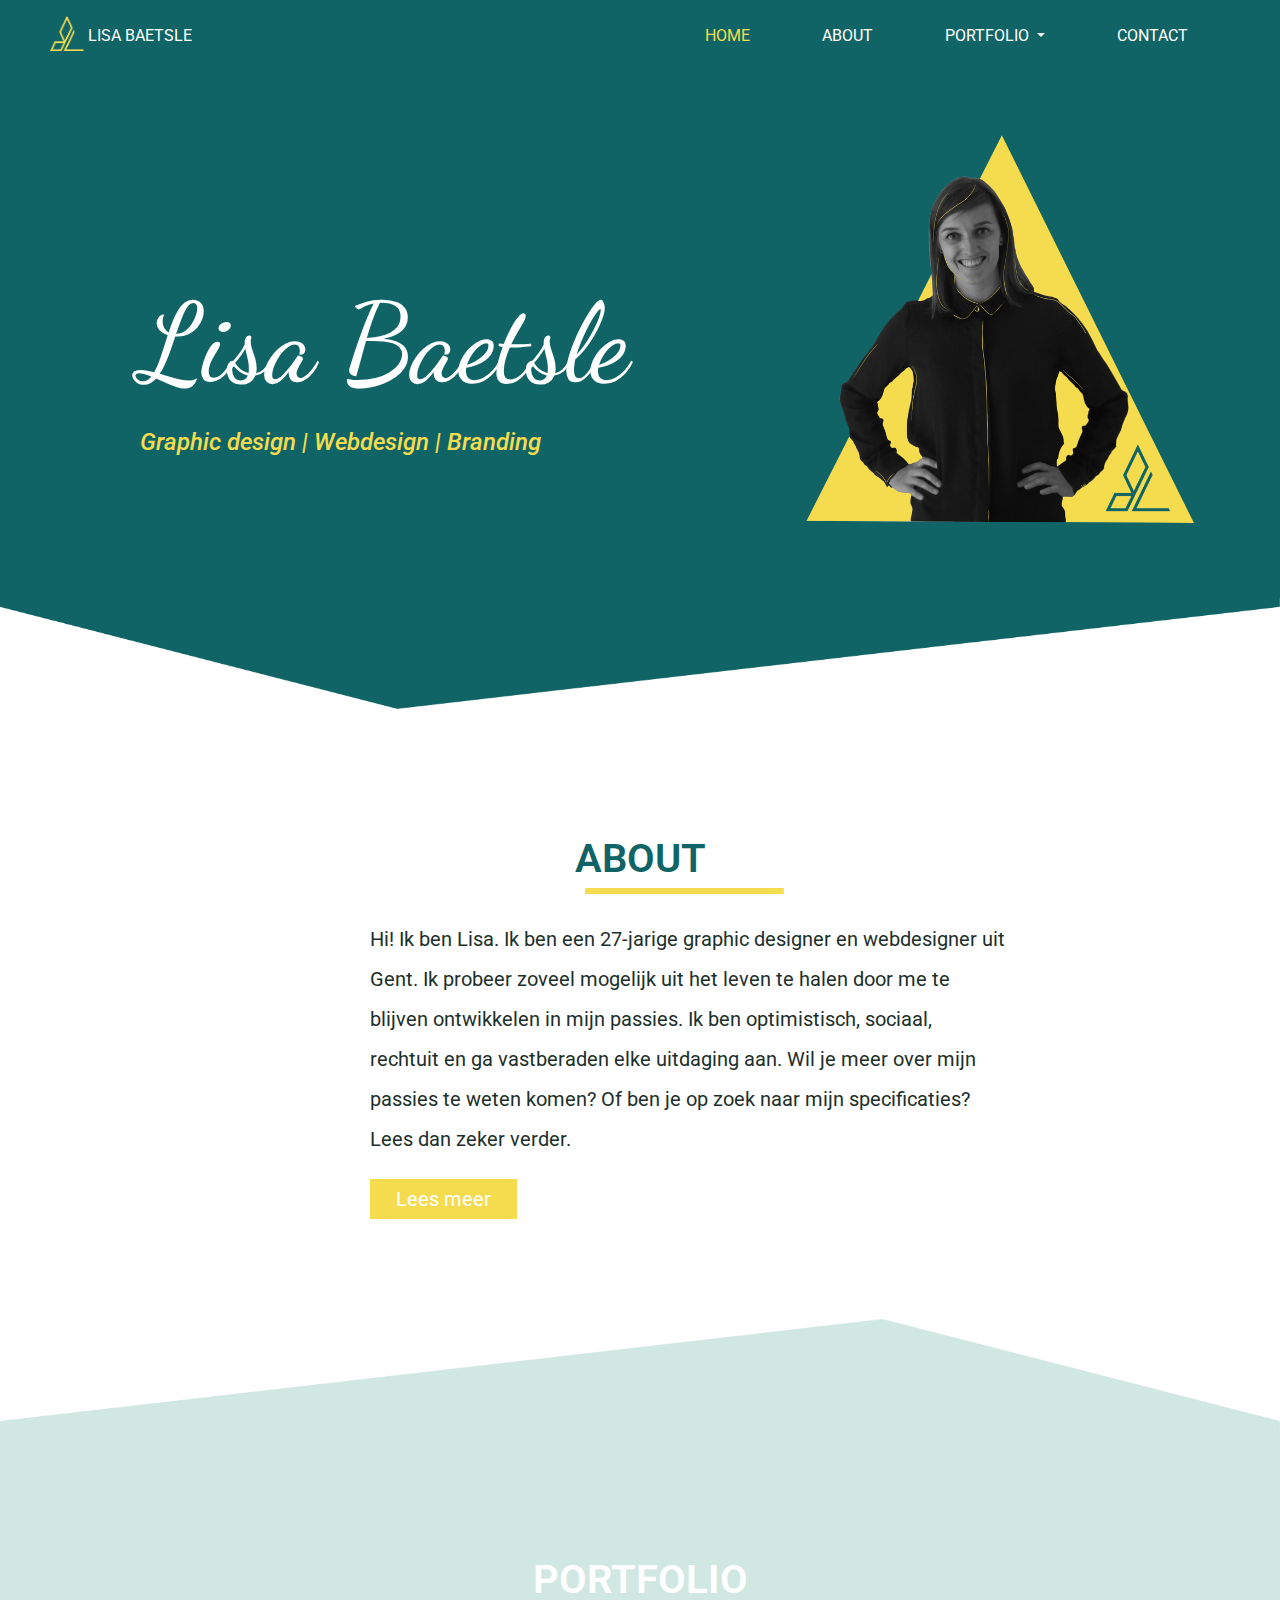
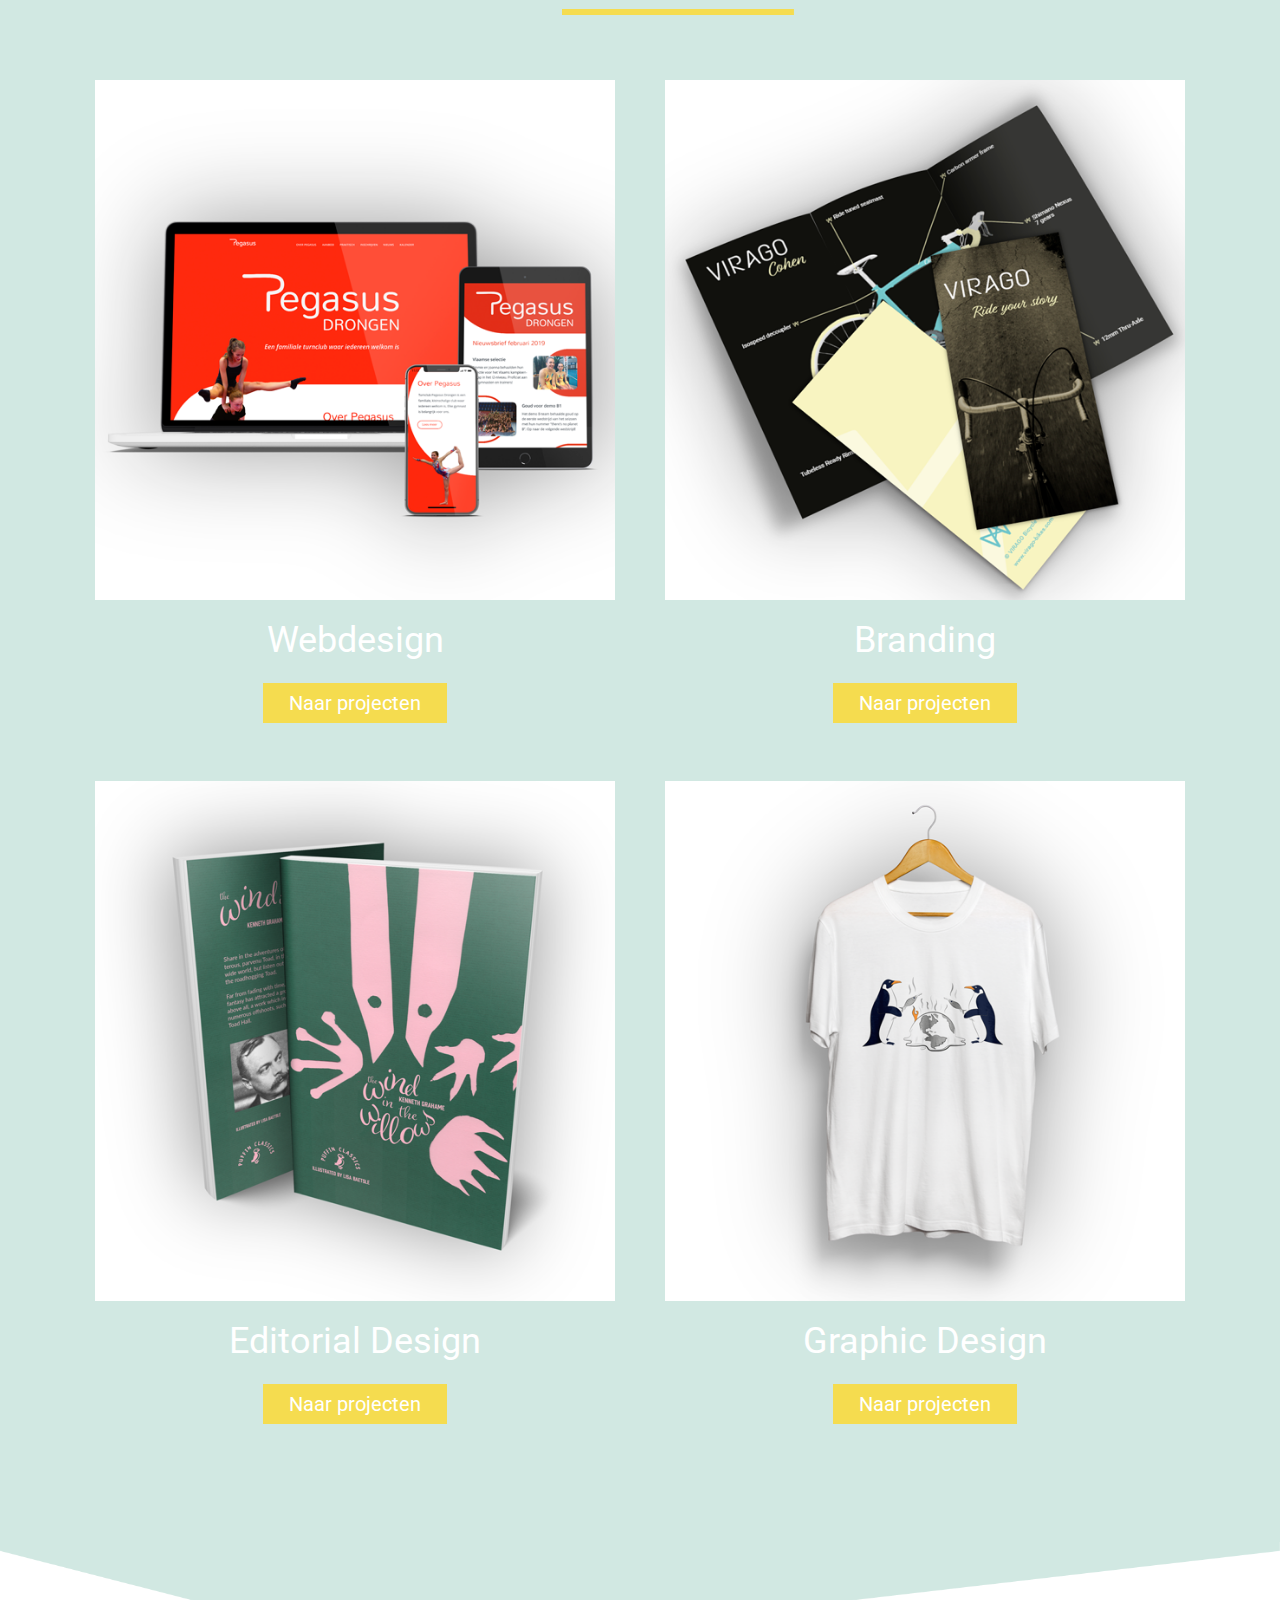
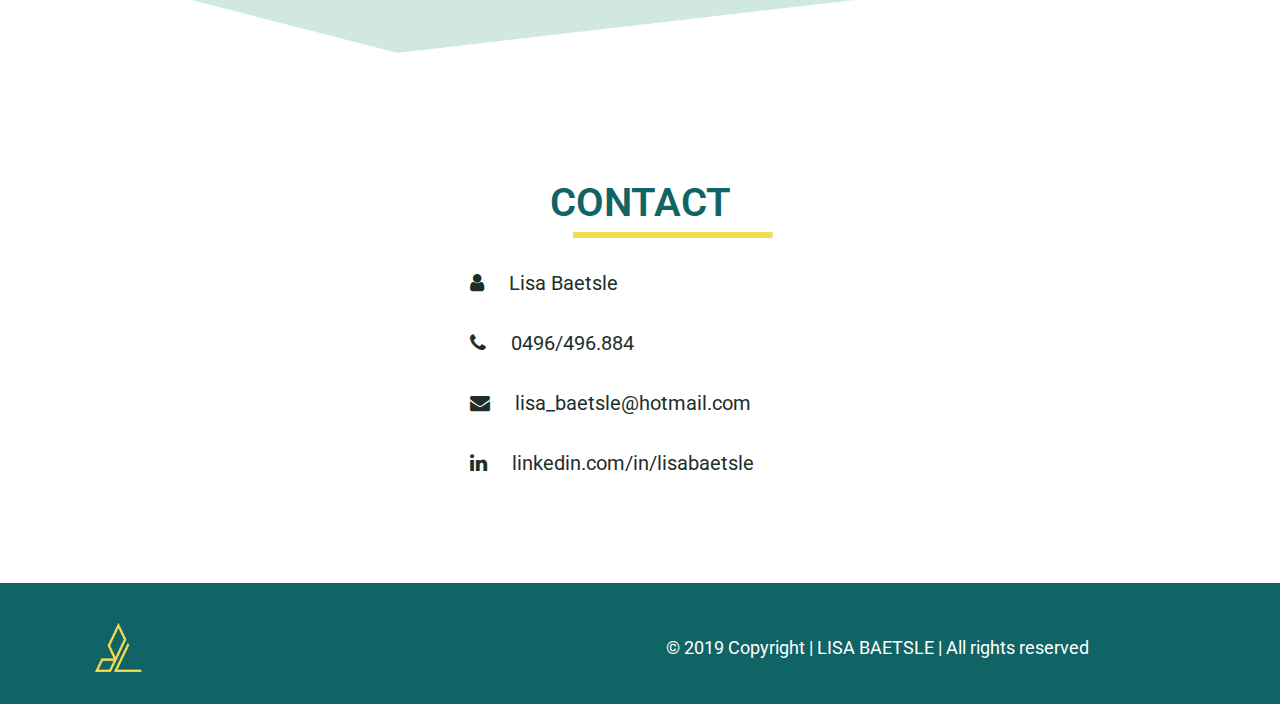
<file: index.html>
<!doctype html>
<html lang="en">

<head>
  <!-- Required meta tags -->
  <meta charset="utf-8">
  <meta name="viewport" content="width=device-width, initial-scale=1, shrink-to-fit=no">

  <link rel="icon" type="image/png" href="styles/images/Logo.png" sizes="16x16">

  <link rel="stylesheet" href="https://maxcdn.bootstrapcdn.com/bootstrap/4.0.0/css/bootstrap.min.css"
    integrity="sha384-Gn5384xqQ1aoWXA+058RXPxPg6fy4IWvTNh0E263XmFcJlSAwiGgFAW/dAiS6JXm" crossorigin="anonymous">

  <!-- Bootstrap CSS -->
  <link rel="stylesheet" href="https://cdnjs.cloudflare.com/ajax/libs/font-awesome/4.7.0/css/font-awesome.min.css">
  <script src="https://code.jquery.com/jquery-3.2.1.slim.min.js"
    integrity="sha384-KJ3o2DKtIkvYIK3UENzmM7KCkRr/rE9/Qpg6aAZGJwFDMVNA/GpGFF93hXpG5KkN" crossorigin="anonymous">
  </script>
  <script src="https://cdnjs.cloudflare.com/ajax/libs/popper.js/1.12.9/umd/popper.min.js"
    integrity="sha384-ApNbgh9B+Y1QKtv3Rn7W3mgPxhU9K/ScQsAP7hUibX39j7fakFPskvXusvfa0b4Q" crossorigin="anonymous">
  </script>
  <script src="https://maxcdn.bootstrapcdn.com/bootstrap/4.0.0/js/bootstrap.min.js"
    integrity="sha384-JZR6Spejh4U02d8jOt6vLEHfe/JQGiRRSQQxSfFWpi1MquVdAyjUar5+76PVCmYl" crossorigin="anonymous">
  </script>
  <link href="https://fonts.googleapis.com/css?family=Mandali|Open+Sans:400,400i,600,600i,700" rel="stylesheet">
  <link rel="stylesheet" href="https://cdnjs.cloudflare.com/ajax/libs/font-awesome/4.7.0/css/font-awesome.min.css">
  <link href="styles/style.css" rel="stylesheet" type="text/css">


  <title>Home</title>
</head>

<body>

  <!-- Navbar -->
  <nav class="navbar navbar-expand-lg navbar-home navbar-dark">
    <div class="navbar-header">
      <button class="navbar-toggler" type="button" data-toggle="collapse" data-target="#navbarTogglerDemo03"
        aria-controls="navbarTogglerDemo03" aria-expanded="false" aria-label="Toggle navigation">
        <span class="navbar-toggler-icon"></span>
      </button>
      <a class="navbar-brand" href="index.html">
        <img src="styles/images/Logo.png" height="35" class="d-inline-block align-top" alt="logo"> LISA BAETSLE
      </a></div>

    <div class="collapse navbar-collapse justify-content-end" id="navbarTogglerDemo03">
      <ul class="nav navbar-nav">
        <li class="nav-item active"><a class="nav-item__link" href="index.html" title="home">HOME</a></li>
        <li class="nav-item"><a class="nav-item__link" href="about.html" title="about">ABOUT</a></li>
        <li class="nav-item dropdown">
          <a class="nav-item__link dropdown-toggle" href="portfolio.html" id="navbarDropdown" role="button"
            data-toggle="dropdown" aria-haspopup="true" aria-expanded="false">
            PORTFOLIO
          </a>
          <div class="dropdown-menu" aria-labelledby="navbarDropdown">
            <a class="dropdown-item" href="webdesign.html">WEBDESIGN</a>
            <a class="dropdown-item" href="branding.html">BRANDING</a>
            <a class="dropdown-item" href="editorial.html">EDITORIAL DESIGN</a>
            <a class="dropdown-item" href="graphic.html">GRAPHIC DESIGN</a>
          </div>
        </li>
        <li class="nav-item"><a class="nav-item__link" href="contact.html" title="contact">CONTACT</a></li>
        </li>
      </ul>
    </div>
  </nav>

  <!-- header -->
  <div class="container-fluid header-home-fl">
    <div class="row">
      <div class="col-md-6 col-sm-12">
        <h1>Lisa Baetsle</h1>
        <h2>Graphic design | Webdesign | Branding</h2>
      </div>

      <div class="col-md-6 col-sm-12">
        <img src="styles/images/foto.png" alt="Folder" class="image" style="width:80%">
      </div>

    </div>
  </div>

  <div class="container-fluid portfolio-bg-l-fl">
    <div class="row">
      <div class="col-sm-12">
      </div>
    </div>
  </div>

  <!-- ABOUT -->
  <div class="container-fluid about-home-fl">
    <div class="container about-home">
      <div class="row">
        <div class="col-sm-12">
          <h3>ABOUT</h3>
          <img src="styles/images/lijn5.png" alt="Lijn" class="image-lijn5" width="100%">
        </div>
        <div class="offset-md-3 col-md-7 col-sm-12">
          <p>Hi! Ik ben Lisa. Ik ben een 27-jarige graphic designer en webdesigner uit Gent. Ik probeer zoveel mogelijk
            uit het leven te halen door me te blijven ontwikkelen in mijn passies. Ik ben optimistisch, sociaal,
            rechtuit en ga vastberaden elke uitdaging aan. Wil je meer over mijn passies te weten komen? Of ben je op
            zoek naar mijn specificaties? Lees dan zeker verder.</p>
          <a href="about.html" class="leesmeer" leesmeer>Lees meer</a>
        </div>
      </div>
    </div>
  </div>

  <!-- PORTFOLIO -->
  <div class="container-fluid portfolio-bg-lgr-r-fl">
    <div class="row">
      <div class="col-sm-12">
      </div>
    </div>
  </div>

  <div class="container-fluid portfolio-home-fl">
    <div class="container portfolio-home">
      <div class="row">
        <div class="col-sm-12">
          <h3>PORTFOLIO</h3>
          <img src="styles/images/lijn9.png" alt="Lijn" class="image-lijn9" width="100%">
        </div>

        <div class="container">
          <div class="row">
            <div class="col-md-6 col-sm-12">
              <img src="styles/images/Home_webdesign.png" alt="Webdesign" class="image" style="width:100%">
              <div class="text">
                <a class="nav-item__link text" href="webdesign.html" target="_blank" title="Webdesign">Webdesign</a>
              </div>
              <div class="text"><a href="webdesign.html" class="projecten" projecten>Naar projecten</a></div>
            </div>

            <div class="col-md-6 col-sm-12">
              <img src="styles/images/Home_branding.png" alt="Branding" class="image" style="width:100%">
              <div class="text">
                <a class="nav-item__link text" href="branding.html" target="_blank" title="Website">Branding</a>
              </div>
              <div class="text"><a href="branding.html" class="projecten" projecten>Naar projecten</a></div>
            </div>

            <div class="col-md-6 col-sm-12">
              <img src="styles/images/Home_editorial.png" alt="editoral" class="image" style="width:100%">
              <div class="text">
                <a class="nav-item__link text" href="editorial.html" target="_blank" title="Nieuwsbrief">Editorial
                  Design</a>
              </div>
              <div class="text"><a href="editorial.html" class="projecten" projecten>Naar projecten</a></div>
            </div>

            <div class="col-md-6 col-sm-12">
              <img src="styles/images/Home_graphic.png" alt="Graphic" class="image" style="width:100%">
              <div class="text">
                <a class="nav-item__link text" href="graphic.html" target="_blank" title="graphic">Graphic Design</a>
              </div>
              <div class="text"><a href="graphic.html" class="projecten" projecten>Naar projecten</a></div>
            </div>


          </div>
        </div>
      </div>
    </div>
  </div>

  <div class="container-fluid portfolio-bg-lgr-l-fl">
    <div class="row">
      <div class="col-sm-12">
      </div>
    </div>
  </div>

  <!-- CONTACT -->
  <div class="container-fluid contact-fl">
      <div class="container contact-home">
        <div class="row">
          <div class="col-sm-12">
            <h3>CONTACT</h3>
            <img src="styles/images/lijn7.png" alt="Lijn" class="image-lijn7" width="100%">
            <div class="offset-md-4 col-md-8 offset-sm-2 col-sm-10 contact-text">
              <p>
                <i class="fa fa-user mr-3"></i> Lisa Baetsle</p>
              <p>
                <i class="fa fa-phone mr-3"></i> 0496/496.884</p>
              <p>
                <i class="fa fa-envelope mr-3"></i> lisa_baetsle@hotmail.com</p>
              <a class="nav-item__link" href="https://www.linkedin.com/in/lisabaetsle" target="_blank" title="linkedin"><i
                  class="fa fa-linkedin mr-3"></i> linkedin.com/in/lisabaetsle</a>
            </div>
          </div>
        </div>
      </div>
    </div>

  <!-- Footer -->
  <footer class="page-footer">

    <div class="container">
      <div class="row">
        <!-- logo -->
        <div class="col-sm-12 col-md-4 d-none d-md-block">
          <img src="styles/images/Logo.png" height="20" class="d-inline-block align-top img" alt="logo">
        </div>

        <!-- Gegevens -->
        <div class="col-md-7 offset-md-1 artevelde">
          <p> © 2019 Copyright | LISA BAETSLE | All rights reserved</p>
        </div>
      </div>
    </div>
  </footer>

</body>

</html>
</file>
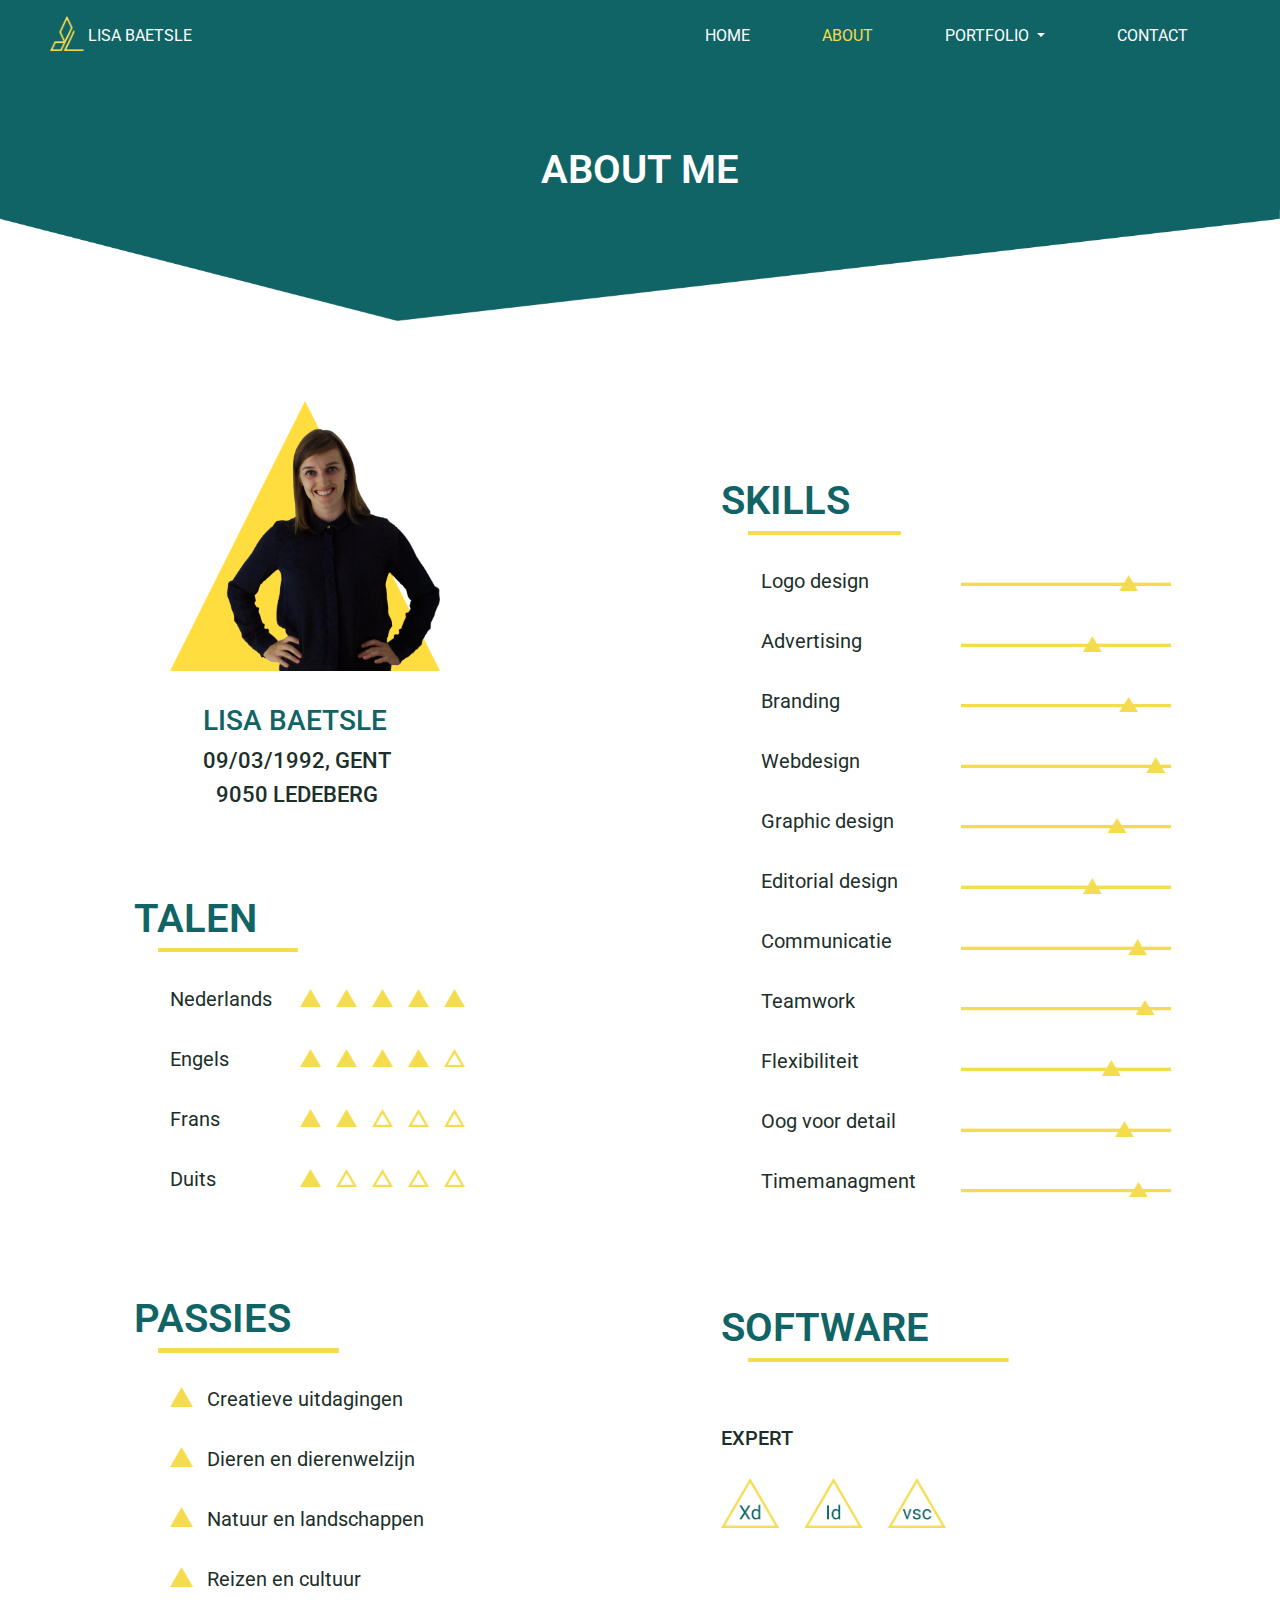
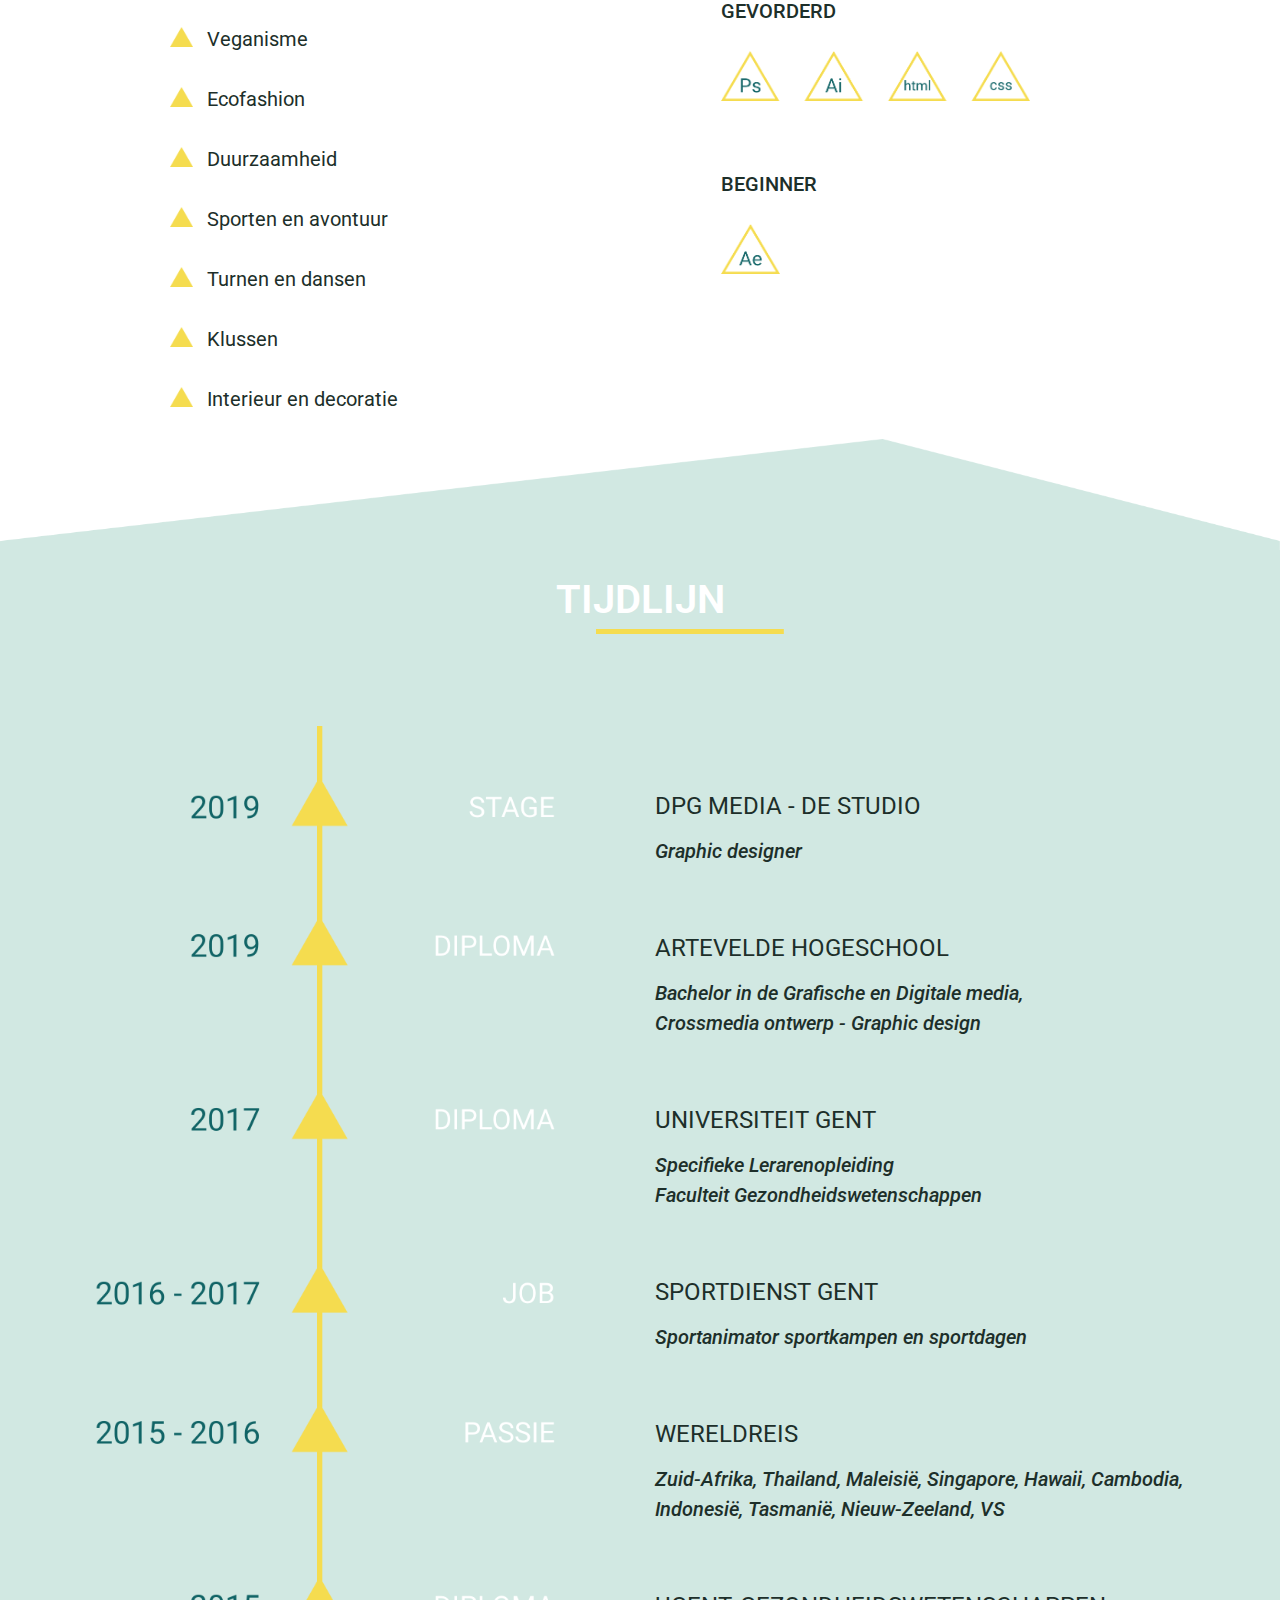
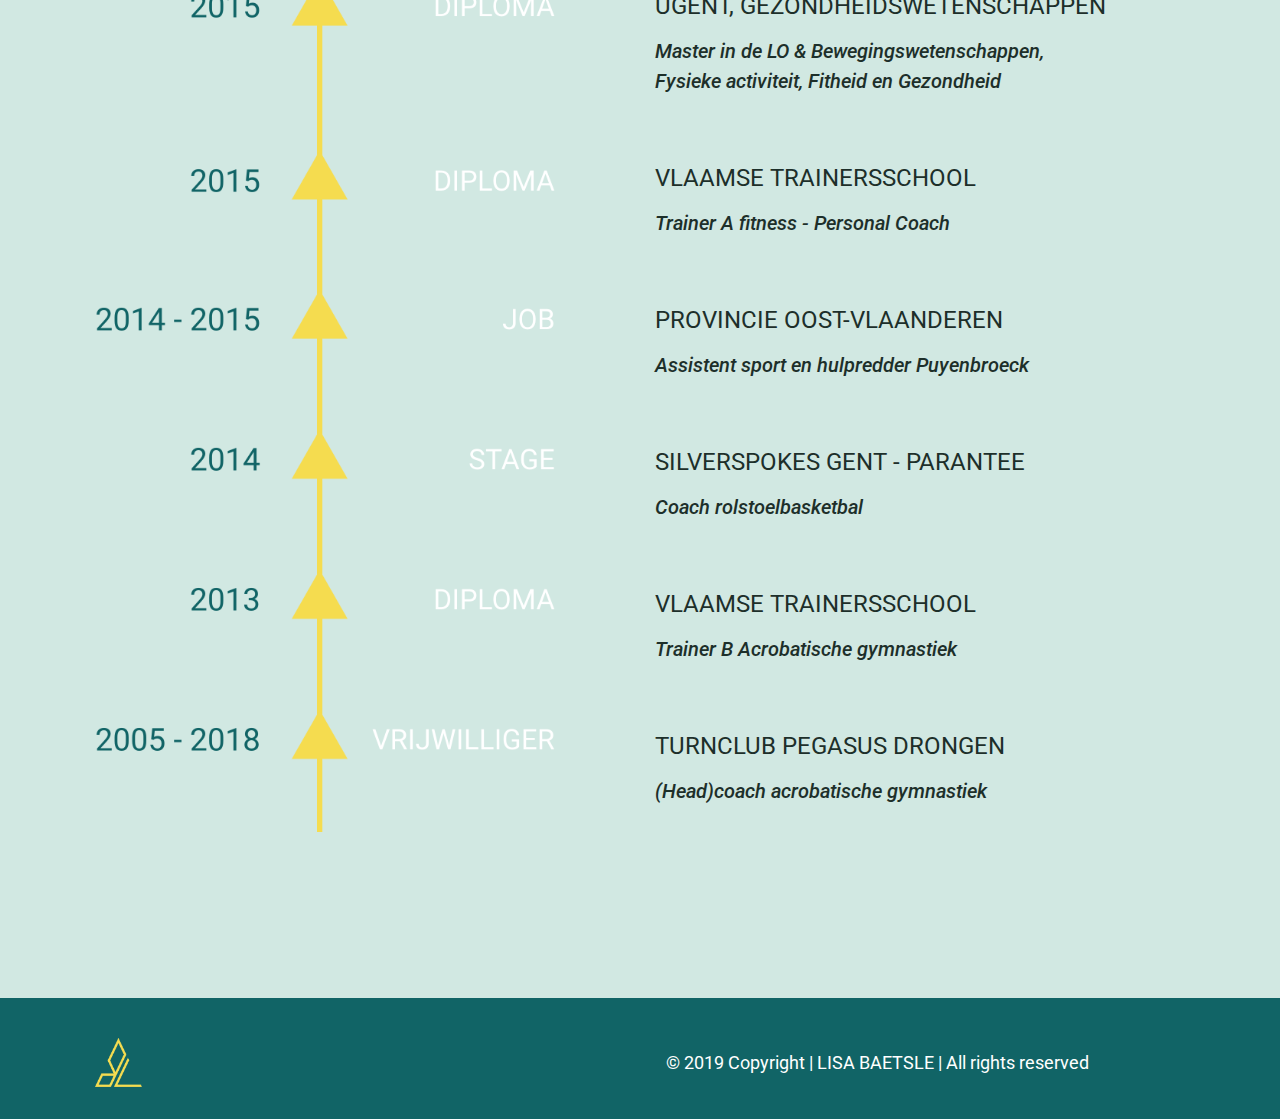
<file: about.html>
<!doctype html>
<html lang="en">

<head>
    <!-- Required meta tags -->
    <meta charset="utf-8">
    <meta name="viewport" content="width=device-width, initial-scale=1, shrink-to-fit=no">

    <link rel="icon" type="image/png" href="styles/images/Logo.png" sizes="16x16">

    <link rel="stylesheet" href="https://maxcdn.bootstrapcdn.com/bootstrap/4.0.0/css/bootstrap.min.css"
        integrity="sha384-Gn5384xqQ1aoWXA+058RXPxPg6fy4IWvTNh0E263XmFcJlSAwiGgFAW/dAiS6JXm" crossorigin="anonymous">

    <!-- Bootstrap CSS -->
    <link rel="stylesheet" href="https://cdnjs.cloudflare.com/ajax/libs/font-awesome/4.7.0/css/font-awesome.min.css">
    <script src="https://code.jquery.com/jquery-3.2.1.slim.min.js"
        integrity="sha384-KJ3o2DKtIkvYIK3UENzmM7KCkRr/rE9/Qpg6aAZGJwFDMVNA/GpGFF93hXpG5KkN" crossorigin="anonymous">
    </script>
    <script src="https://cdnjs.cloudflare.com/ajax/libs/popper.js/1.12.9/umd/popper.min.js"
        integrity="sha384-ApNbgh9B+Y1QKtv3Rn7W3mgPxhU9K/ScQsAP7hUibX39j7fakFPskvXusvfa0b4Q" crossorigin="anonymous">
    </script>
    <script src="https://maxcdn.bootstrapcdn.com/bootstrap/4.0.0/js/bootstrap.min.js"
        integrity="sha384-JZR6Spejh4U02d8jOt6vLEHfe/JQGiRRSQQxSfFWpi1MquVdAyjUar5+76PVCmYl" crossorigin="anonymous">
    </script>
    <link href="https://fonts.googleapis.com/css?family=Mandali|Open+Sans:400,400i,600,600i,700" rel="stylesheet">
    <link rel="stylesheet" href="https://cdnjs.cloudflare.com/ajax/libs/font-awesome/4.7.0/css/font-awesome.min.css">
    <link href="styles/style.css" rel="stylesheet" type="text/css">


    <title>About</title>
</head>

<body>

    <!-- Navbar -->
    <nav class="navbar navbar-expand-lg navbar-home navbar-dark">
        <div class="navbar-header">
            <button class="navbar-toggler" type="button" data-toggle="collapse" data-target="#navbarTogglerDemo03"
                aria-controls="navbarTogglerDemo03" aria-expanded="false" aria-label="Toggle navigation">
                <span class="navbar-toggler-icon"></span>
            </button>
            <a class="navbar-brand" href="index.html">
                <img src="styles/images/Logo.png" height="35" class="d-inline-block align-top" alt="logo"> LISA BAETSLE
            </a></div>

        <div class="collapse navbar-collapse justify-content-end" id="navbarTogglerDemo03">
            <ul class="nav navbar-nav">
                <li class="nav-item"><a class="nav-item__link" href="index.html" title="home">HOME</a></li>
                <li class="nav-item active"><a class="nav-item__link" href="about.html" title="about">ABOUT</a></li>
                <li class="nav-item dropdown">
                    <a class="nav-item__link dropdown-toggle" href="portfolio.html" id="navbarDropdown" role="button"
                        data-toggle="dropdown" aria-haspopup="true" aria-expanded="false">
                        PORTFOLIO
                    </a>
                    <div class="dropdown-menu" aria-labelledby="navbarDropdown">
                        <a class="dropdown-item" href="webdesign.html">WEBDESIGN</a>
                        <a class="dropdown-item" href="branding.html">BRANDING</a>
                        <a class="dropdown-item" href="editorial.html">EDITORIAL DESIGN</a>
                        <a class="dropdown-item" href="graphic.html">GRAPHIC DESIGN</a>
                    </div>
                </li>
                <li class="nav-item"><a class="nav-item__link" href="contact.html" title="contact">CONTACT</a></li>
                </li>
            </ul>
        </div>
    </nav>

    <!-- header -->
    <div class="container-fluid header-about-fl">
        <div class="row">
            <div class="col-sm-12">
                <h3>ABOUT ME</h3>
            </div>
        </div>
    </div>

    <div class="container-fluid portfolio-bg-l-fl">
        <div class="row">
            <div class="col-sm-12">
            </div>
        </div>
    </div>

    <!-- Split screen -->

    <div class="container-fluid split-screen">

        <!-- Left screen -->

        <div class="container left">
            <div class="row">
                <div class="offset-md-1 col-md-10 col-sm-12">
                    <img src="styles/images/foto-driehoek.png" alt="Folder" class="image" style="width:80%">
                    <h1>LISA BAETSLE</h1>
                    <h2>09/03/1992, GENT</h2>
                    <h2>9050 LEDEBERG</h2>
                </div>
            </div>

            <div class="row">
                <div class="col-sm-12">
                    <h3>TALEN</h3>
                    <img src="styles/images/lijn5.png" alt="Lijn" class="image-lijn-5" width="100%">
                </div>
                <div class="offset-md-1 col-md-4 offset-lg-1 col-lg-3 col-4">
                    <p>Nederlands </p>
                    <p>Engels</p>
                    <p>Frans</p>
                    <p>Duits</p>
                </div>
                <div class="col-md-7 col-lg-8 col-8">
                    <img src="styles/images/nederlands.png" alt="5 op 5" class="image-score" height="100%">
                    <img src="styles/images/engels.png" alt="4 op 5" class="image-score" height="100%">
                    <img src="styles/images/frans.png" alt="2 op 5" class="image-score" height="100%">
                    <img src="styles/images/duits.png" alt="1 op 5" class="image-score" height="100%">
                </div>
            </div>

            <div class="row">
                <div class="col-sm-12">
                    <h3>PASSIES</h3>
                    <img src="styles/images/lijn8.png" alt="Lijn" class="image-lijn-7" width="100%">
                </div>
                <div class="col-md-2 col-2">
                    <img src="styles/images/driehoek.png" alt="opsomming" class="image-ops" height="100%">
                    <img src="styles/images/driehoek.png" alt="opsomming" class="image-ops" height="100%">
                    <img src="styles/images/driehoek.png" alt="opsomming" class="image-ops" height="100%">
                    <img src="styles/images/driehoek.png" alt="opsomming" class="image-ops" height="100%">
                    <img src="styles/images/driehoek.png" alt="opsomming" class="image-ops" height="100%">
                    <img src="styles/images/driehoek.png" alt="opsomming" class="image-ops" height="100%">
                    <img src="styles/images/driehoek.png" alt="opsomming" class="image-ops" height="100%">
                    <img src="styles/images/driehoek.png" alt="opsomming" class="image-ops" height="100%">
                    <img src="styles/images/driehoek.png" alt="opsomming" class="image-ops" height="100%">
                    <img src="styles/images/driehoek.png" alt="opsomming" class="image-ops" height="100%">
                    <img src="styles/images/driehoek.png" alt="opsomming" class="image-ops" height="100%">
                </div>
                <div class="col-md-9 col-10">
                    <p>Creatieve uitdagingen</p>
                    <p>Dieren en dierenwelzijn</p>
                    <p>Natuur en landschappen</p>
                    <p>Reizen en cultuur</p>
                    <p>Veganisme</p>
                    <p>Ecofashion</p>
                    <p>Duurzaamheid</p>
                    <p>Sporten en avontuur</p>
                    <p>Turnen en dansen</p>
                    <p>Klussen</p>
                    <p>Interieur en decoratie</p>
                </div>
            </div>
        </div>

        <!-- Right screen -->

        <div class="container right">
            <div class="row">
                <div class="col-sm-12">
                    <h3>SKILLS</h3>
                    <img src="styles/images/lijn5.png" alt="Lijn" class="image-lijn-6" width="100%">
                </div>
                <div class="offset-md-1 col-md-5 col-6">
                    <p>Logo design</p>
                    <p>Advertising</p>
                    <p>Branding</p>
                    <p>Webdesign</p>
                    <p>Graphic design</p>
                    <p>Editorial design</p>
                    <p>Communicatie</p>
                    <p>Teamwork</p>
                    <p>Flexibiliteit</p>
                    <p>Oog voor detail</p>
                    <p>Timemanagment</p>
                </div>
                <div class="col-md-6  col-6">
                    <img src="styles/images/score1.png" alt="score" class="image-score" width="100%">
                    <img src="styles/images/score2.png" alt="score" class="image-score" width="100%">
                    <img src="styles/images/score3.png" alt="score" class="image-score" width="100%">
                    <img src="styles/images/score4.png" alt="score" class="image-score" width="100%">
                    <img src="styles/images/score5.png" alt="score" class="image-score" width="100%">
                    <img src="styles/images/score6.png" alt="score" class="image-score" width="100%">
                    <img src="styles/images/score7.png" alt="score" class="image-score" width="100%">
                    <img src="styles/images/score8.png" alt="score" class="image-score" width="100%">
                    <img src="styles/images/score9.png" alt="score" class="image-score" width="100%">
                    <img src="styles/images/score10.png" alt="score" class="image-score" width="100%">
                    <img src="styles/images/score11.png" alt="score" class="image-score" width="100%">
                </div>
            </div>

            <div class="row">
                <div class="col-sm-12">
                    <h3>SOFTWARE</h3>
                    <img src="styles/images/lijn14.png" alt="Lijn" class="image-lijn-8" width="100%">
                </div>
                <div class="col-sm-12">
                    <h1>EXPERT</h1>
                    <img src="styles/images/expert.png" alt="Expert" class="image-soft" height="100%">
                    <h1>GEVORDERD</h1>
                    <img src="styles/images/gevorderd.png" alt="Gevorderd" class="image-soft" height="100%">
                    <h1>BEGINNER</h1>
                    <img src="styles/images/beginner.png" alt="Beginner" class="image-soft" height="100%">
                </div>
            </div>
        </div>
    </div>

    <!-- tijdlijn -->
    <div class="container-fluid portfolio-bg-lgr-r-fl">
        <div class="row">
            <div class="col-sm-12">
            </div>
        </div>
    </div>

    <div class="container-fluid about-tijdlijn-fl">
        <div class="container about-tijdlijn-titel">
            <div class="row">
                <div class="col-sm-12">
                    <h3>TIJDLIJN</h3>
                    <img src="styles/images/lijn8.png" alt="Lijn" class="image-lijn8" width="100%">
                </div>
            </div>
        </div>

        <div class="container about-tijdlijn-sm d-block d-md-none">
            <div class="row">
                <div class="col-1 col-sm-2">
                    <img src="styles/images/lijntijd.png" alt="tijdlijn" class="image-tijdlijn" width="100%">
                </div>
                <div class="col-11 col-sm-10">
                    <h2>2019 | STAGE</h2>
                    <p>DPG MEDIA - DE STUDIO</p>
                    <h5>Graphic designer</h5>
                    <h2>2019 | DIPLOMA</h2>
                    <p>ARTEVELDE HOGESCHOOL</p>
                    <h5>Bachelor in de Grafische en Digitale media,</br>
                        Crossmedia ontwerp - Graphic design</h5>
                    <h2>2017 | DIPLOMA</h2>
                    <p>UNIVERSITEIT GENT</p>
                    <h5>Specifieke Lerarenopleiding</br>
                        Faculteit Gezondheidswetenschappen</h5>
                    <h2>2016 - 2017 | JOB</h2>
                    <p>SPORTDIENST GENT</p>
                    <h5>Sportanimator sportkampen en sportdagen</h5>
                    <h2>2015 - 2016 | PASSIE</h2>
                    <p>WERELDREIS</p>
                    <h5>Zuid-Afrika, Thailand, Maleisië, Singapore, Hawaii,
                        Cambodia, Indonesië, Tasmanië, Nieuw-Zeeland, VS</h5>
                    <h2>2015 | DIPLOMA</h2>
                    <p>UGENT, GEZONDHEIDSWETENSCHAPPEN</p>
                    <h5>Master in de LO & Bewegingswetenschappen,
                        </br>Fysieke activiteit, Fitheid en Gezondheid</h5>
                    <h2>2015 | DIPLOMA</h2>
                    <p>VLAAMSE TRAINERSSCHOOL</p>
                    <h5>Trainer A fitness - Personal Coach</h5>
                    <h2>2014 - 2015 | JOB</h2>
                    <p>PROVINCIE OOST-VLAANDEREN</p>
                    <h5>Assistent sport en hulpredder Puyenbroeck</h5>
                    <h2>2014 | STAGE</h2>
                    <p>SILVERSPOKES GENT - PARANTEE</p>
                    <h5>Coach rolstoelbasketbal</h5>
                    <h2>2013 | DIPLOMA</h2>
                    <p>VLAAMSE TRAINERSSCHOOL</p>
                    <h5>Trainer B Acrobatische gymnastiek</h5>
                    <h2>2005 - 2018 | VRIJWILLIGER</h2>
                    <p>TURNCLUB PEGASUS DRONGEN</p>
                    <h5>(Head)coach acrobatische gymnastiek</h5>
                </div>
            </div>
        </div>

        <div class="container about-tijdlijn d-none d-md-block">
            <div class="row">
                <div class="col-md-6">
                    <img src="styles/images/tijdlijn3.png" alt="score" class="image-tijdlijn" width="100%">
                </div>

                <div class="col-md-6 col-sm-12 text">
                    <p>DPG MEDIA - DE STUDIO</p>
                    <h5>Graphic designer</h5>
                    <p>ARTEVELDE HOGESCHOOL</p>
                    <h5>Bachelor in de Grafische en Digitale media,</br>
                        Crossmedia ontwerp - Graphic design</h5>
                    <p>UNIVERSITEIT GENT</p>
                    <h5>Specifieke Lerarenopleiding</br>
                        Faculteit Gezondheidswetenschappen</h5>
                    <p>SPORTDIENST GENT</p>
                    <h5>Sportanimator sportkampen en sportdagen</h5>
                    <p>WERELDREIS</p>
                    <h5>Zuid-Afrika, Thailand, Maleisië, Singapore, Hawaii,
                        Cambodia, Indonesië, Tasmanië, Nieuw-Zeeland, VS</h5>
                    <p>UGENT, GEZONDHEIDSWETENSCHAPPEN</p>
                    <h5>Master in de LO & Bewegingswetenschappen,
                        </br>Fysieke activiteit, Fitheid en Gezondheid</h5>
                    <p>VLAAMSE TRAINERSSCHOOL</p>
                    <h5>Trainer A fitness - Personal Coach</h5>
                    <p>PROVINCIE OOST-VLAANDEREN</p>
                    <h5>Assistent sport en hulpredder Puyenbroeck</h5>
                    <p>SILVERSPOKES GENT - PARANTEE</p>
                    <h5>Coach rolstoelbasketbal</h5>
                    <p>VLAAMSE TRAINERSSCHOOL</p>
                    <h5>Trainer B Acrobatische gymnastiek</h5>
                    <p>TURNCLUB PEGASUS DRONGEN</p>
                    <h5>(Head)coach acrobatische gymnastiek</h5>
                </div>
            </div>
        </div>
    </div>

    <!-- Footer -->
    <footer class="page-footer">

        <div class="container">
            <div class="row">
                <!-- logo -->
                <div class="col-sm-12 col-md-4 d-none d-md-block">
                    <img src="styles/images/Logo.png" height="20" class="d-inline-block align-top img" alt="logo">
                </div>

                <!-- Gegevens -->
                <div class="col-md-7 offset-md-1 artevelde">
                    <p> © 2019 Copyright | LISA BAETSLE | All rights reserved</p>
                </div>
            </div>
        </div>
    </footer>

</body>

</html>
</file>
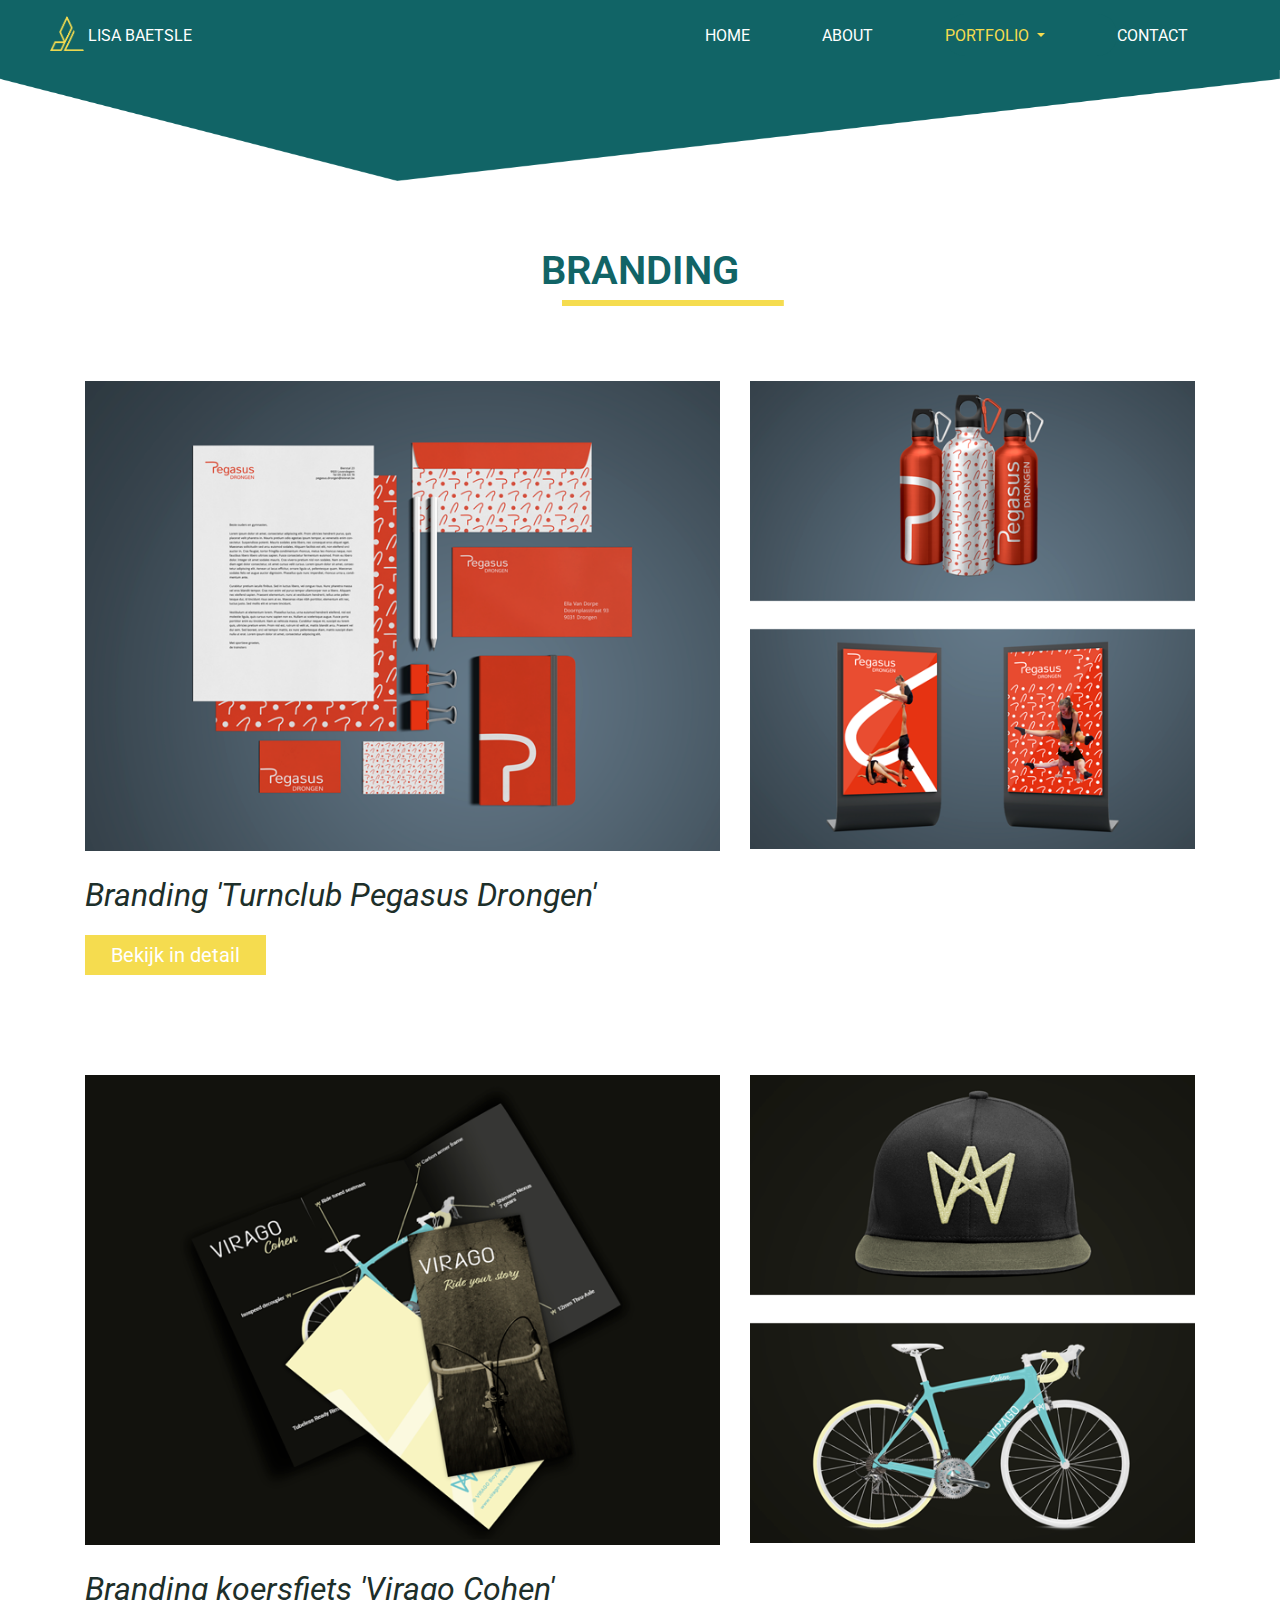
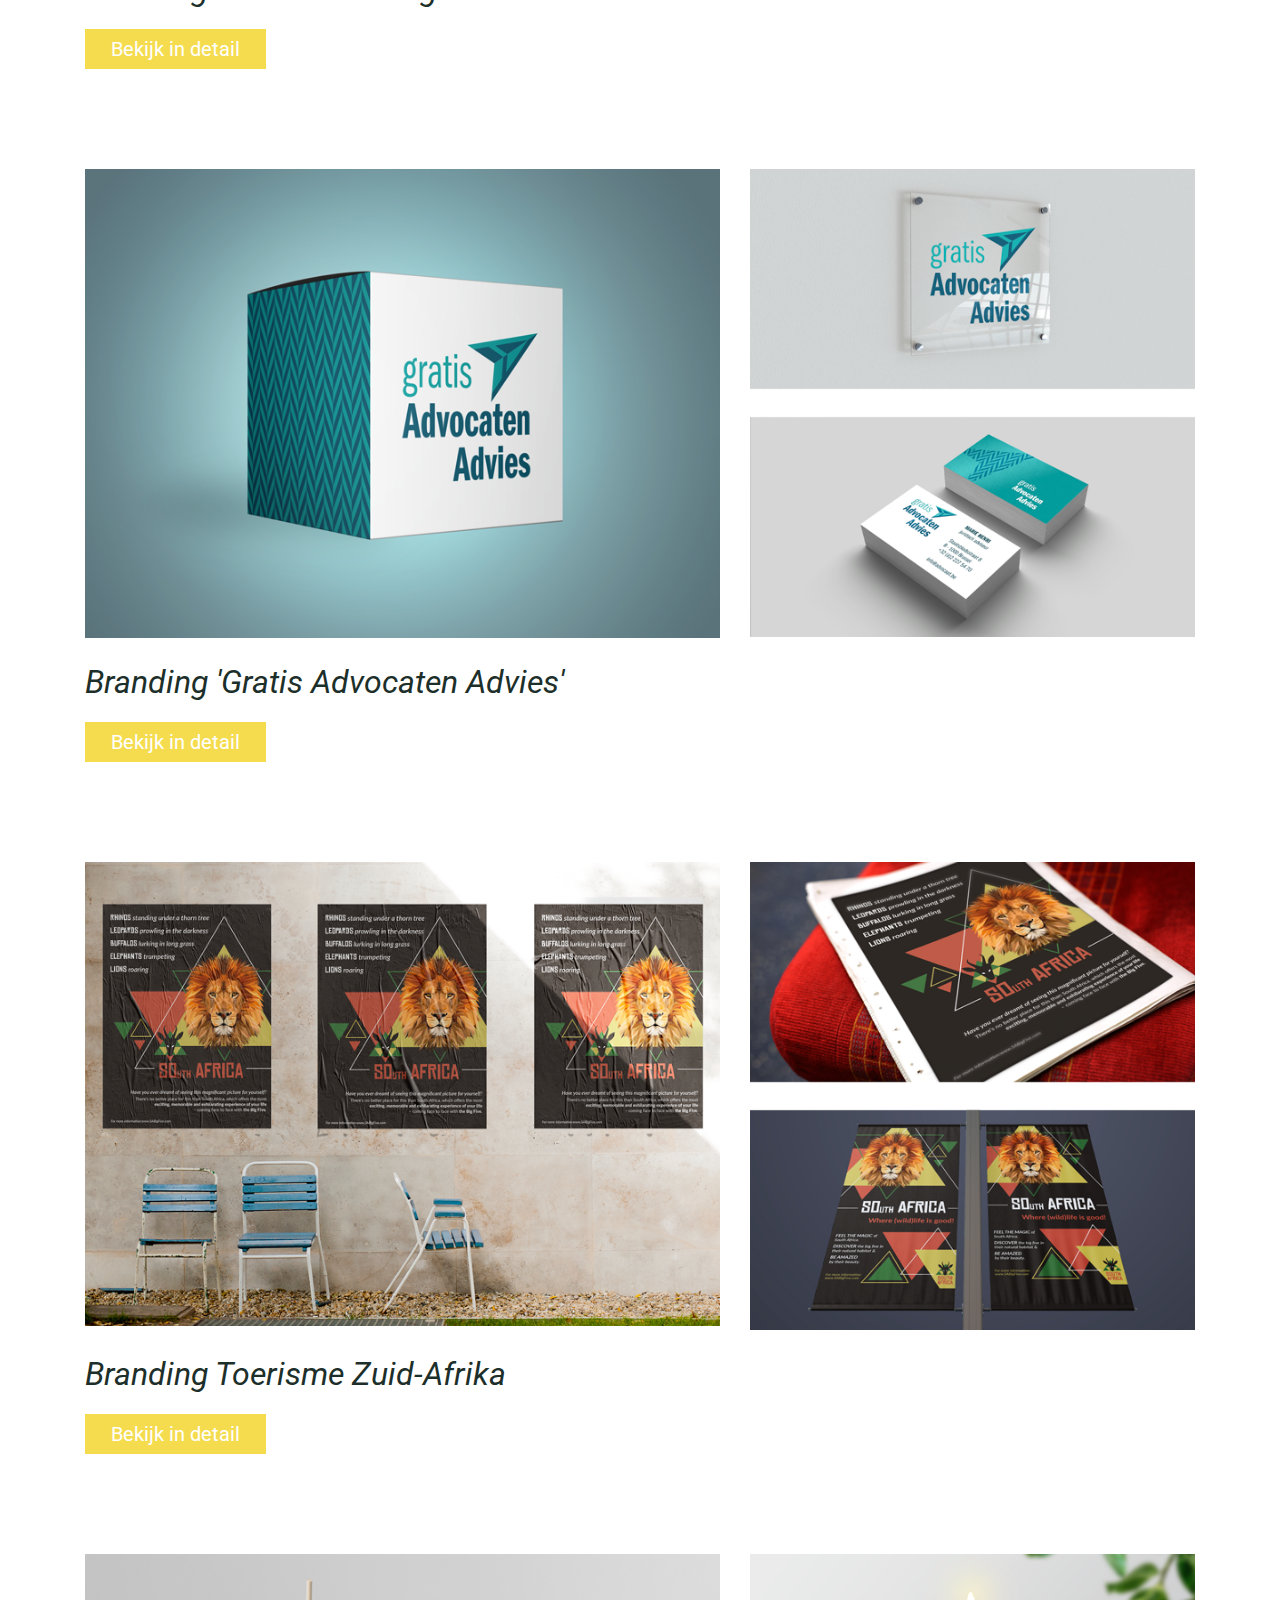
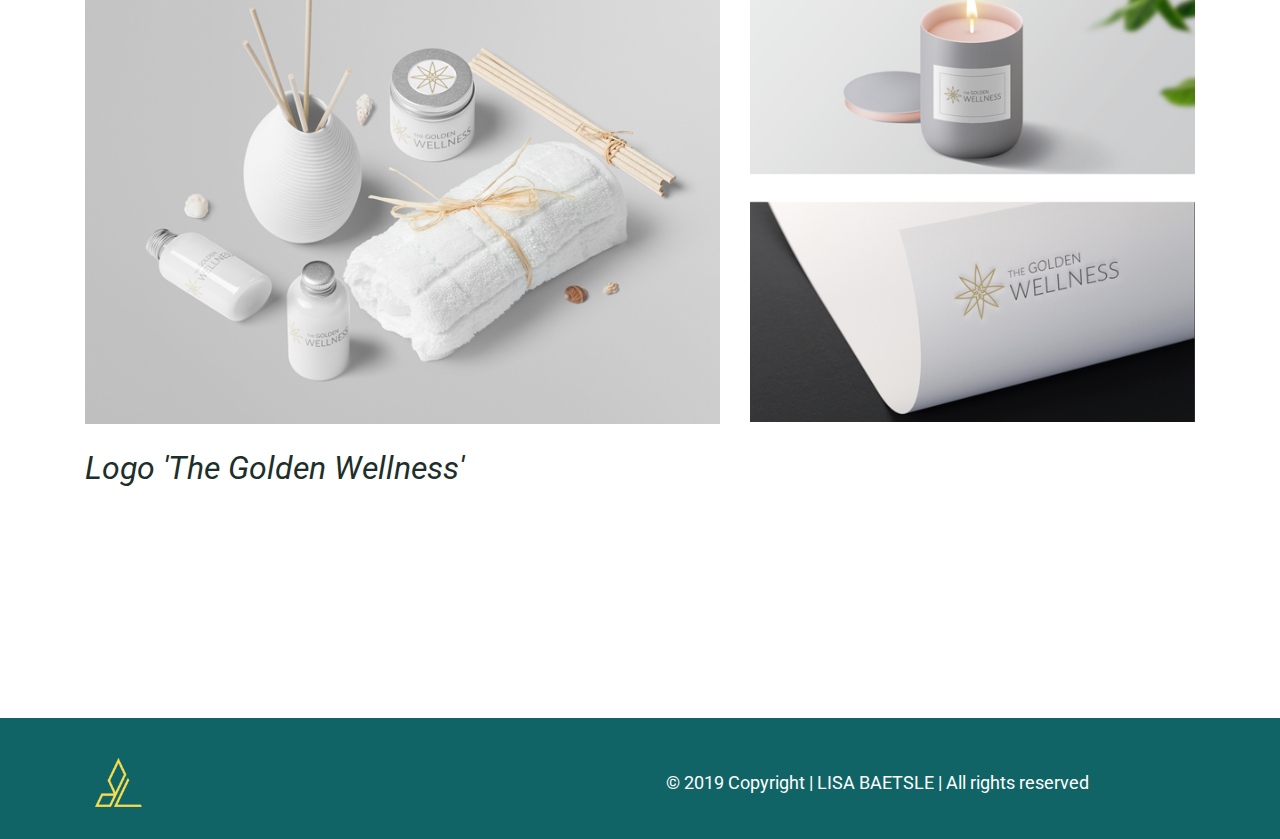
<file: branding.html>
<!doctype html>
<html lang="en">

<head>
  <!-- Required meta tags -->
  <meta charset="utf-8">
  <meta name="viewport" content="width=device-width, initial-scale=1, shrink-to-fit=no">

  <link rel="icon" type="image/png" href="styles/images/Logo.png" sizes="16x16">

  <link rel="stylesheet" href="https://maxcdn.bootstrapcdn.com/bootstrap/4.0.0/css/bootstrap.min.css"
    integrity="sha384-Gn5384xqQ1aoWXA+058RXPxPg6fy4IWvTNh0E263XmFcJlSAwiGgFAW/dAiS6JXm" crossorigin="anonymous">

  <!-- Bootstrap CSS -->
  <link rel="stylesheet" href="https://cdnjs.cloudflare.com/ajax/libs/font-awesome/4.7.0/css/font-awesome.min.css">
  <script src="https://code.jquery.com/jquery-3.2.1.slim.min.js"
    integrity="sha384-KJ3o2DKtIkvYIK3UENzmM7KCkRr/rE9/Qpg6aAZGJwFDMVNA/GpGFF93hXpG5KkN" crossorigin="anonymous">
  </script>
  <script src="https://cdnjs.cloudflare.com/ajax/libs/popper.js/1.12.9/umd/popper.min.js"
    integrity="sha384-ApNbgh9B+Y1QKtv3Rn7W3mgPxhU9K/ScQsAP7hUibX39j7fakFPskvXusvfa0b4Q" crossorigin="anonymous">
  </script>
  <script src="https://maxcdn.bootstrapcdn.com/bootstrap/4.0.0/js/bootstrap.min.js"
    integrity="sha384-JZR6Spejh4U02d8jOt6vLEHfe/JQGiRRSQQxSfFWpi1MquVdAyjUar5+76PVCmYl" crossorigin="anonymous">
  </script>
  <link href="https://fonts.googleapis.com/css?family=Mandali|Open+Sans:400,400i,600,600i,700" rel="stylesheet">
  <link rel="stylesheet" href="https://cdnjs.cloudflare.com/ajax/libs/font-awesome/4.7.0/css/font-awesome.min.css">
  <link href="styles/style.css" rel="stylesheet" type="text/css">


  <title>Branding</title>
</head>

<body>

  <!-- Navbar -->
  <nav class="navbar navbar-expand-lg navbar-home navbar-dark">
    <div class="navbar-header">
      <button class="navbar-toggler" type="button" data-toggle="collapse" data-target="#navbarTogglerDemo03"
        aria-controls="navbarTogglerDemo03" aria-expanded="false" aria-label="Toggle navigation">
        <span class="navbar-toggler-icon"></span>
      </button>
      <a class="navbar-brand" href="index.html">
        <img src="styles/images/Logo.png" height="35" class="d-inline-block align-top" alt="logo"> LISA BAETSLE
      </a></div>

    <div class="collapse navbar-collapse justify-content-end" id="navbarTogglerDemo03">
      <ul class="nav navbar-nav">
        <li class="nav-item"><a class="nav-item__link" href="index.html" title="home">HOME</a></li>
        <li class="nav-item"><a class="nav-item__link" href="about.html" title="about">ABOUT</a></li>
        <li class="nav-item dropdown active">
          <a class="nav-item__link dropdown-toggle" href="portfolio.html" id="navbarDropdown" role="button"
            data-toggle="dropdown" aria-haspopup="true" aria-expanded="false">
            PORTFOLIO
          </a>
          <div class="dropdown-menu" aria-labelledby="navbarDropdown">
            <a class="dropdown-item" href="webdesign.html">WEBDESIGN</a>
            <a class="dropdown-item" href="branding.html">BRANDING</a>
            <a class="dropdown-item" href="editorial.html">EDITORIAL DESIGN</a>
            <a class="dropdown-item" href="graphic.html">GRAPHIC DESIGN</a>
          </div>
        </li>
        <li class="nav-item"><a class="nav-item__link" href="contact.html" title="contact">CONTACT</a></li>
        </li>
      </ul>
    </div>
  </nav>


  <!-- PORTFOLIO -->
  <div class="container-fluid portfolio-bg-l-fl">
    <div class="row">
      <div class="col-sm-12">
      </div>
    </div>
  </div>

  <div class="container-fluid branding-fl">
    <div class="container branding">
      <div class="row">
        <div class="col-sm-12">
          <h3>BRANDING</h3>
          <img src="styles/images/lijn8.png" alt="Lijn" class="image-lijn8" width="100%">
        </div>

        <div class="container branding-images">
          <div class="row">
            <div class="col-md-7 col-sm-12">
              <img src="styles/images/br-pegasus1.png" alt="Pegasus Drongen" class="image" style="width:100%">
            </div>

            <div class="col-md-5 col-sm-12">
              <img src="styles/images/br-pegasus2.png" alt="Pegasus Drongen" class="image" style="width:100%">
            </div>

            <div class="col-sm-12">
              <p>Branding 'Turnclub Pegasus Drongen'</p>
              <div class="text"><a href="brpegasus.html" class="branding-knop" projecten>Bekijk in detail</a></div>
            </div>
          </div>
        </div>

        <div class="container branding-images">
          <div class="row">
            <div class="col-md-7 col-sm-12">
              <img src="styles/images/br-virago1.png" alt="Virago Cohen" class="image" style="width:100%">
            </div>

            <div class="col-md-5 col-sm-12">
              <img src="styles/images/br-virago2.png" alt="Virago Cohen" class="image" style="width:100%">
            </div>

            <div class="col-sm-12">
              <p>Branding koersfiets 'Virago Cohen'</p>
              <div class="text"><a href="brvirago.html" class="branding-knop" projecten>Bekijk in detail</a></div>
            </div>
          </div>
        </div>

        <div class="container branding-images">
          <div class="row">
            <div class="col-md-7 col-sm-12">
              <img src="styles/images/br-GAA1.png" alt="GAA" class="image" style="width:100%">
            </div>

            <div class="col-md-5 col-sm-12">
              <img src="styles/images/br-GAA2.png" alt="GAA" class="image" style="width:100%">
            </div>

            <div class="col-sm-12">
              <p>Branding 'Gratis Advocaten Advies'</p>
              <div class="text"><a href="brgaa.html" class="branding-knop" projecten>Bekijk in detail</a></div>
            </div>
          </div>
        </div>

        <div class="container branding-images">
          <div class="row">
            <div class="col-md-7 col-sm-12">
              <img src="styles/images/br-ZA1.png" alt="Zuid-Afrika" class="image" style="width:100%">
            </div>

            <div class="col-md-5 col-sm-12">
              <img src="styles/images/br-ZA2.png" alt="Zuid-Afrika" class="image" style="width:100%">
            </div>

            <div class="col-sm-12">
              <p>Branding Toerisme Zuid-Afrika</p>
              <div class="text"><a href="brza.html" class="branding-knop" projecten>Bekijk in detail</a></div>
            </div>
          </div>
        </div>

        <div class="container branding-images">
          <div class="row">
            <div class="col-md-7 col-sm-12">
              <img src="styles/images/br-wellness1.png" alt="Wellness" class="image" style="width:100%">
            </div>

            <div class="col-md-5 col-sm-12">
              <img src="styles/images/br-wellness2.png" alt="wellness" class="image" style="width:100%">
            </div>

            <div class="col-sm-12">
              <p>Logo 'The Golden Wellness'</p>
            </div>
          </div>
        </div>


      </div>
    </div>
  </div>

  <!-- Footer -->
  <footer class="page-footer">

      <div class="container">
        <div class="row">
          <!-- logo -->
          <div class="col-sm-12 col-md-4 d-none d-md-block">
            <img src="styles/images/Logo.png" height="20" class="d-inline-block align-top img" alt="logo">
          </div>
  
          <!-- Gegevens -->
          <div class="col-md-7 offset-md-1 artevelde">
            <p> © 2019 Copyright | LISA BAETSLE | All rights reserved</p>
          </div>
        </div>
      </div>
    </footer>

</body>

</html>
</file>
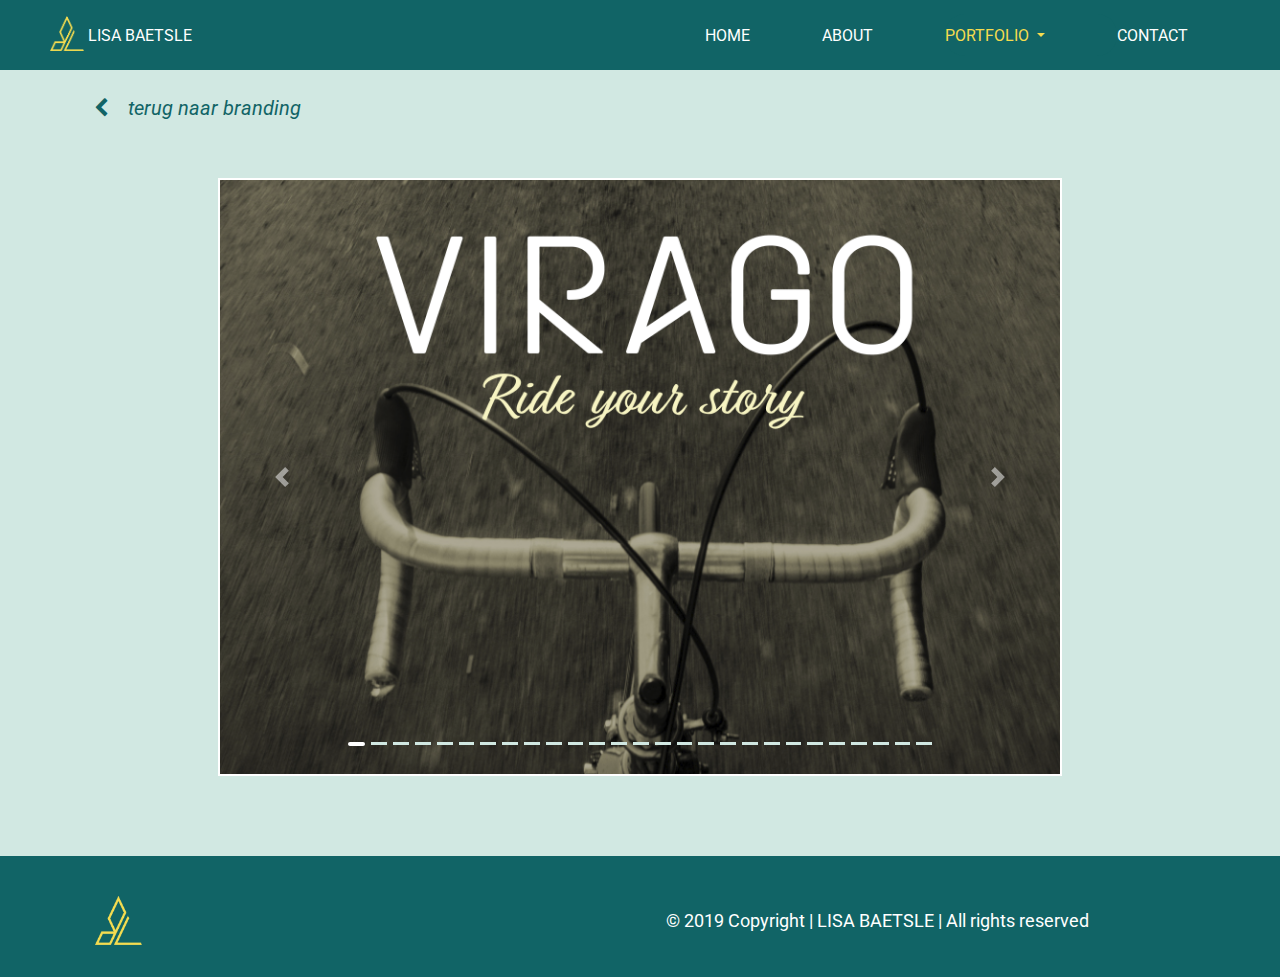
<file: brvirago.html>
<!doctype html>
<html lang="en">

<head>
    <!-- Required meta tags -->
    <meta charset="utf-8">
    <meta name="viewport" content="width=device-width, initial-scale=1, shrink-to-fit=no">

    <link rel="icon" type="image/png" href="styles/images/Logo.png" sizes="16x16">

    <link rel="stylesheet" href="https://maxcdn.bootstrapcdn.com/bootstrap/4.0.0/css/bootstrap.min.css"
        integrity="sha384-Gn5384xqQ1aoWXA+058RXPxPg6fy4IWvTNh0E263XmFcJlSAwiGgFAW/dAiS6JXm" crossorigin="anonymous">

    <!-- Bootstrap CSS -->
    <link rel="stylesheet" href="https://cdnjs.cloudflare.com/ajax/libs/font-awesome/4.7.0/css/font-awesome.min.css">
    <script src="https://code.jquery.com/jquery-3.2.1.slim.min.js"
        integrity="sha384-KJ3o2DKtIkvYIK3UENzmM7KCkRr/rE9/Qpg6aAZGJwFDMVNA/GpGFF93hXpG5KkN" crossorigin="anonymous">
    </script>
    <script src="https://cdnjs.cloudflare.com/ajax/libs/popper.js/1.12.9/umd/popper.min.js"
        integrity="sha384-ApNbgh9B+Y1QKtv3Rn7W3mgPxhU9K/ScQsAP7hUibX39j7fakFPskvXusvfa0b4Q" crossorigin="anonymous">
    </script>
    <script src="https://maxcdn.bootstrapcdn.com/bootstrap/4.0.0/js/bootstrap.min.js"
        integrity="sha384-JZR6Spejh4U02d8jOt6vLEHfe/JQGiRRSQQxSfFWpi1MquVdAyjUar5+76PVCmYl" crossorigin="anonymous">
    </script>
    <link href="https://fonts.googleapis.com/css?family=Mandali|Open+Sans:400,400i,600,600i,700" rel="stylesheet">
    <link rel="stylesheet" href="https://cdnjs.cloudflare.com/ajax/libs/font-awesome/4.7.0/css/font-awesome.min.css">
    <link href="styles/style.css" rel="stylesheet" type="text/css">


    <title>Branding Virago Cohen</title>
</head>

<body>

    <!-- Navbar -->
    <nav class="navbar navbar-expand-lg navbar-home navbar-dark">
        <div class="navbar-header">
            <button class="navbar-toggler" type="button" data-toggle="collapse" data-target="#navbarTogglerDemo03"
                aria-controls="navbarTogglerDemo03" aria-expanded="false" aria-label="Toggle navigation">
                <span class="navbar-toggler-icon"></span>
            </button>
            <a class="navbar-brand" href="index.html">
                <img src="styles/images/Logo.png" height="35" class="d-inline-block align-top" alt="logo"> LISA BAETSLE
            </a></div>

        <div class="collapse navbar-collapse justify-content-end" id="navbarTogglerDemo03">
            <ul class="nav navbar-nav">
                <li class="nav-item"><a class="nav-item__link" href="index.html" title="home">HOME</a></li>
                <li class="nav-item"><a class="nav-item__link" href="about.html" title="about">ABOUT</a></li>
                <li class="nav-item dropdown active">
                    <a class="nav-item__link dropdown-toggle" href="portfolio.html" id="navbarDropdown" role="button"
                        data-toggle="dropdown" aria-haspopup="true" aria-expanded="false">
                        PORTFOLIO
                    </a>
                    <div class="dropdown-menu" aria-labelledby="navbarDropdown">
                        <a class="dropdown-item" href="webdesign.html">WEBDESIGN</a>
                        <a class="dropdown-item" href="branding.html">BRANDING</a>
                        <a class="dropdown-item" href="editorial.html">EDITORIAL DESIGN</a>
                        <a class="dropdown-item" href="graphic.html">GRAPHIC DESIGN</a>
                    </div>
                </li>
                <li class="nav-item"><a class="nav-item__link" href="contact.html" title="contact">CONTACT</a></li>
                </li>
            </ul>
        </div>
    </nav>

    <!-- CARROUSEL -->
    <div class="container-fl container-terug-fl">
        <div class="container container-terug">
            <div class="row">
                <div class="text"><a href="branding.html" class="terug" projecten><i
                            class="fa fa-chevron-left mr-3"></i>terug
                        naar branding</a></div>
            </div>
        </div>
    </div>

    <div class="container-fl slides-fl">
        <div class="row">
            <div class="offset-md-2 col-md-8 col-sm-12">
                <div id="carouselExampleIndicators" class="carousel slide" data-interval="false">
                    <ol class="carousel-indicators">
                        <li data-target="#carouselExampleIndicators" data-slide-to="0" class="active"></li>
                        <li data-target="#carouselExampleIndicators" data-slide-to="1"></li>
                        <li data-target="#carouselExampleIndicators" data-slide-to="2"></li>
                        <li data-target="#carouselExampleIndicators" data-slide-to="3"></li>
                        <li data-target="#carouselExampleIndicators" data-slide-to="4"></li>
                        <li data-target="#carouselExampleIndicators" data-slide-to="5"></li>
                        <li data-target="#carouselExampleIndicators" data-slide-to="6"></li>
                        <li data-target="#carouselExampleIndicators" data-slide-to="7"></li>
                        <li data-target="#carouselExampleIndicators" data-slide-to="8"></li>
                        <li data-target="#carouselExampleIndicators" data-slide-to="9"></li>
                        <li data-target="#carouselExampleIndicators" data-slide-to="10"></li>
                        <li data-target="#carouselExampleIndicators" data-slide-to="11"></li>
                        <li data-target="#carouselExampleIndicators" data-slide-to="12"></li>
                        <li data-target="#carouselExampleIndicators" data-slide-to="13"></li>
                        <li data-target="#carouselExampleIndicators" data-slide-to="14"></li>
                        <li data-target="#carouselExampleIndicators" data-slide-to="15"></li>
                        <li data-target="#carouselExampleIndicators" data-slide-to="16"></li>
                        <li data-target="#carouselExampleIndicators" data-slide-to="17"></li>
                        <li data-target="#carouselExampleIndicators" data-slide-to="18"></li>
                        <li data-target="#carouselExampleIndicators" data-slide-to="19"></li>
                        <li data-target="#carouselExampleIndicators" data-slide-to="20"></li>
                        <li data-target="#carouselExampleIndicators" data-slide-to="21"></li>
                        <li data-target="#carouselExampleIndicators" data-slide-to="22"></li>
                        <li data-target="#carouselExampleIndicators" data-slide-to="23"></li>
                        <li data-target="#carouselExampleIndicators" data-slide-to="24"></li>
                        <li data-target="#carouselExampleIndicators" data-slide-to="25"></li>
                        <li data-target="#carouselExampleIndicators" data-slide-to="26"></li>
                    </ol>
                    <div class="carousel-inner">
                        <div class="carousel-item active">
                            <img src="styles/images/virago1.png" class="d-block w-100" alt="...">
                        </div>
                        <div class="carousel-item">
                            <img src="styles/images/virago2.png" class="d-block w-100" alt="...">
                        </div>
                        <div class="carousel-item">
                            <img src="styles/images/virago3.png" class="d-block w-100" alt="...">
                        </div>
                        <div class="carousel-item">
                            <img src="styles/images/virago4.png" class="d-block w-100" alt="...">
                        </div>
                        <div class="carousel-item">
                            <img src="styles/images/virago5.png" class="d-block w-100" alt="...">
                        </div>
                        <div class="carousel-item">
                            <img src="styles/images/virago6.png" class="d-block w-100" alt="...">
                        </div>
                        <div class="carousel-item">
                            <img src="styles/images/virago7.png" class="d-block w-100" alt="...">
                        </div>
                        <div class="carousel-item">
                            <img src="styles/images/virago8.png" class="d-block w-100" alt="...">
                        </div>
                        <div class="carousel-item">
                            <img src="styles/images/virago9.png" class="d-block w-100" alt="...">
                        </div>
                        <div class="carousel-item">
                            <img src="styles/images/virago10.png" class="d-block w-100" alt="...">
                        </div>
                        <div class="carousel-item">
                            <img src="styles/images/virago11.png" class="d-block w-100" alt="...">
                        </div>
                        <div class="carousel-item">
                            <img src="styles/images/virago12.png" class="d-block w-100" alt="...">
                        </div>
                        <div class="carousel-item">
                            <img src="styles/images/virago13.png" class="d-block w-100" alt="...">
                        </div>
                        <div class="carousel-item">
                            <img src="styles/images/virago14.png" class="d-block w-100" alt="...">
                        </div>
                        <div class="carousel-item">
                            <img src="styles/images/virago15.png" class="d-block w-100" alt="...">
                        </div>
                        <div class="carousel-item">
                            <img src="styles/images/virago16.png" class="d-block w-100" alt="...">
                        </div>
                        <div class="carousel-item">
                            <img src="styles/images/virago17.png" class="d-block w-100" alt="...">
                        </div>
                        <div class="carousel-item">
                            <img src="styles/images/virago18.png" class="d-block w-100" alt="...">
                        </div>
                        <div class="carousel-item">
                            <img src="styles/images/virago19.png" class="d-block w-100" alt="...">
                        </div>
                        <div class="carousel-item">
                            <img src="styles/images/virago20.png" class="d-block w-100" alt="...">
                        </div>
                        <div class="carousel-item">
                            <img src="styles/images/virago21.png" class="d-block w-100" alt="...">
                        </div>
                        <div class="carousel-item">
                            <img src="styles/images/virago22.png" class="d-block w-100" alt="...">
                        </div>
                        <div class="carousel-item">
                            <img src="styles/images/virago23.png" class="d-block w-100" alt="...">
                        </div>
                        <div class="carousel-item">
                            <img src="styles/images/virago24.png" class="d-block w-100" alt="...">
                        </div>
                        <div class="carousel-item">
                            <img src="styles/images/virago25.png" class="d-block w-100" alt="...">
                        </div>
                        <div class="carousel-item">
                            <img src="styles/images/virago26.png" class="d-block w-100" alt="...">
                        </div>
                        <div class="carousel-item">
                            <img src="styles/images/virago27.png" class="d-block w-100" alt="...">
                        </div>
                    </div>
                    <a class="carousel-control-prev" href="#carouselExampleIndicators" role="button" data-slide="prev">
                        <span class="carousel-control-prev-icon" aria-hidden="true"></span>
                        <span class="sr-only">Previous</span>
                    </a>
                    <a class="carousel-control-next" href="#carouselExampleIndicators" role="button" data-slide="next">
                        <span class="carousel-control-next-icon" aria-hidden="true"></span>
                        <span class="sr-only">Next</span>
                    </a>
                </div>
            </div>
        </div>
    </div>


    <!-- Footer -->
    <footer class="page-footer">

        <div class="container">
            <div class="row">
                <!-- logo -->
                <div class="col-sm-12 col-md-4 d-none d-md-block">
                    <img src="styles/images/Logo.png" height="20" class="d-inline-block align-top img" alt="logo">
                </div>

                <!-- Gegevens -->
                <div class="col-md-7 offset-md-1 artevelde">
                    <p> © 2019 Copyright | LISA BAETSLE | All rights reserved</p>
                </div>
            </div>
        </div>
    </footer>

</body>

</html>
</file>
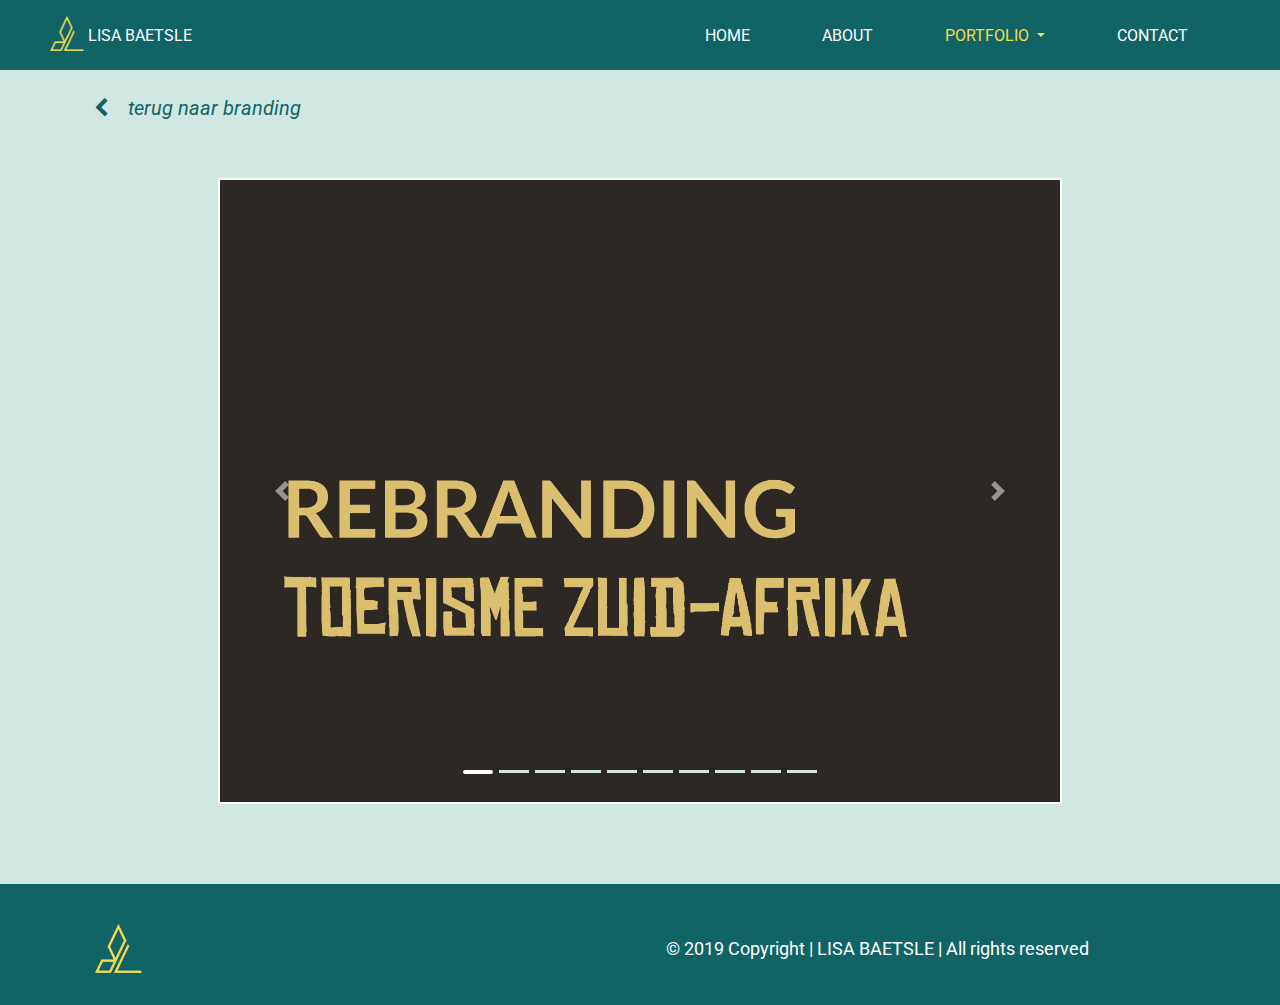
<file: brza.html>
<!doctype html>
<html lang="en">

<head>
    <!-- Required meta tags -->
    <meta charset="utf-8">
    <meta name="viewport" content="width=device-width, initial-scale=1, shrink-to-fit=no">

    <link rel="icon" type="image/png" href="styles/images/Logo.png" sizes="16x16">

    <link rel="stylesheet" href="https://maxcdn.bootstrapcdn.com/bootstrap/4.0.0/css/bootstrap.min.css"
        integrity="sha384-Gn5384xqQ1aoWXA+058RXPxPg6fy4IWvTNh0E263XmFcJlSAwiGgFAW/dAiS6JXm" crossorigin="anonymous">

    <!-- Bootstrap CSS -->
    <link rel="stylesheet" href="https://cdnjs.cloudflare.com/ajax/libs/font-awesome/4.7.0/css/font-awesome.min.css">
    <script src="https://code.jquery.com/jquery-3.2.1.slim.min.js"
        integrity="sha384-KJ3o2DKtIkvYIK3UENzmM7KCkRr/rE9/Qpg6aAZGJwFDMVNA/GpGFF93hXpG5KkN" crossorigin="anonymous">
    </script>
    <script src="https://cdnjs.cloudflare.com/ajax/libs/popper.js/1.12.9/umd/popper.min.js"
        integrity="sha384-ApNbgh9B+Y1QKtv3Rn7W3mgPxhU9K/ScQsAP7hUibX39j7fakFPskvXusvfa0b4Q" crossorigin="anonymous">
    </script>
    <script src="https://maxcdn.bootstrapcdn.com/bootstrap/4.0.0/js/bootstrap.min.js"
        integrity="sha384-JZR6Spejh4U02d8jOt6vLEHfe/JQGiRRSQQxSfFWpi1MquVdAyjUar5+76PVCmYl" crossorigin="anonymous">
    </script>
    <link href="https://fonts.googleapis.com/css?family=Mandali|Open+Sans:400,400i,600,600i,700" rel="stylesheet">
    <link rel="stylesheet" href="https://cdnjs.cloudflare.com/ajax/libs/font-awesome/4.7.0/css/font-awesome.min.css">
    <link href="styles/style.css" rel="stylesheet" type="text/css">


    <title>Branding Zuid-Afrika</title>
</head>

<body>

    <!-- Navbar -->
    <nav class="navbar navbar-expand-lg navbar-home navbar-dark">
        <div class="navbar-header">
            <button class="navbar-toggler" type="button" data-toggle="collapse" data-target="#navbarTogglerDemo03"
                aria-controls="navbarTogglerDemo03" aria-expanded="false" aria-label="Toggle navigation">
                <span class="navbar-toggler-icon"></span>
            </button>
            <a class="navbar-brand" href="index.html">
                <img src="styles/images/Logo.png" height="35" class="d-inline-block align-top" alt="logo"> LISA BAETSLE
            </a></div>

        <div class="collapse navbar-collapse justify-content-end" id="navbarTogglerDemo03">
            <ul class="nav navbar-nav">
                <li class="nav-item"><a class="nav-item__link" href="index.html" title="home">HOME</a></li>
                <li class="nav-item"><a class="nav-item__link" href="about.html" title="about">ABOUT</a></li>
                <li class="nav-item dropdown active">
                    <a class="nav-item__link dropdown-toggle" href="portfolio.html" id="navbarDropdown" role="button"
                        data-toggle="dropdown" aria-haspopup="true" aria-expanded="false">
                        PORTFOLIO
                    </a>
                    <div class="dropdown-menu" aria-labelledby="navbarDropdown">
                        <a class="dropdown-item" href="webdesign.html">WEBDESIGN</a>
                        <a class="dropdown-item" href="branding.html">BRANDING</a>
                        <a class="dropdown-item" href="editorial.html">EDITORIAL DESIGN</a>
                        <a class="dropdown-item" href="graphic.html">GRAPHIC DESIGN</a>
                    </div>
                </li>
                <li class="nav-item"><a class="nav-item__link" href="contact.html" title="contact">CONTACT</a></li>
                </li>
            </ul>
        </div>
    </nav>

    <!-- CARROUSEL -->
    <div class="container-fl container-terug-fl">
        <div class="container container-terug">
            <div class="row">
                <div class="text"><a href="branding.html" class="terug" projecten><i
                            class="fa fa-chevron-left mr-3"></i>terug
                        naar branding</a></div>
            </div>
        </div>
    </div>

    <div class="container-fl slides-fl">
        <div class="row">
            <div class="offset-md-2 col-md-8 col-sm-12">
                <div id="carouselExampleIndicators" class="carousel slide" data-interval="false">
                    <ol class="carousel-indicators">
                        <li data-target="#carouselExampleIndicators" data-slide-to="0" class="active"></li>
                        <li data-target="#carouselExampleIndicators" data-slide-to="1"></li>
                        <li data-target="#carouselExampleIndicators" data-slide-to="2"></li>
                        <li data-target="#carouselExampleIndicators" data-slide-to="3"></li>
                        <li data-target="#carouselExampleIndicators" data-slide-to="4"></li>
                        <li data-target="#carouselExampleIndicators" data-slide-to="5"></li>
                        <li data-target="#carouselExampleIndicators" data-slide-to="6"></li>
                        <li data-target="#carouselExampleIndicators" data-slide-to="7"></li>
                        <li data-target="#carouselExampleIndicators" data-slide-to="8"></li>
                        <li data-target="#carouselExampleIndicators" data-slide-to="9"></li>
                    </ol>
                    <div class="carousel-inner inner-za">
                        <div class="carousel-item active">
                            <img src="styles/images/za0.png" class="d-block w-100" alt="...">
                        </div>
                        <div class="carousel-item">
                            <img src="styles/images/za1.png" class="d-block w-100" alt="...">
                        </div>
                        <div class="carousel-item">
                            <img src="styles/images/za2.png" class="d-block w-100" alt="...">
                        </div>
                        <div class="carousel-item">
                            <img src="styles/images/za3.png" class="d-block w-100" alt="...">
                        </div>
                        <div class="carousel-item">
                            <img src="styles/images/za4.png" class="d-block w-100" alt="...">
                        </div>
                        <div class="carousel-item">
                            <img src="styles/images/za5.png" class="d-block w-100" alt="...">
                        </div>
                        <div class="carousel-item">
                            <img src="styles/images/za6.png" class="d-block w-100" alt="...">
                        </div>
                        <div class="carousel-item">
                            <img src="styles/images/za7.png" class="d-block w-100" alt="...">
                        </div>
                        <div class="carousel-item">
                            <img src="styles/images/za8.png" class="d-block w-100" alt="...">
                        </div>
                        <div class="carousel-item">
                            <img src="styles/images/za9.png" class="d-block w-100" alt="...">
                        </div>
                    </div>
                    <a class="carousel-control-prev" href="#carouselExampleIndicators" role="button" data-slide="prev">
                        <span class="carousel-control-prev-icon" aria-hidden="true"></span>
                        <span class="sr-only">Previous</span>
                    </a>
                    <a class="carousel-control-next" href="#carouselExampleIndicators" role="button" data-slide="next">
                        <span class="carousel-control-next-icon" aria-hidden="true"></span>
                        <span class="sr-only">Next</span>
                    </a>
                </div>
            </div>
        </div>
    </div>


    <!-- Footer -->
    <footer class="page-footer">

        <div class="container">
            <div class="row">
                <!-- logo -->
                <div class="col-sm-12 col-md-4 d-none d-md-block">
                    <img src="styles/images/Logo.png" height="20" class="d-inline-block align-top img" alt="logo">
                </div>

                <!-- Gegevens -->
                <div class="col-md-7 offset-md-1 artevelde">
                    <p> © 2019 Copyright | LISA BAETSLE | All rights reserved</p>
                </div>
            </div>
        </div>
    </footer>

</body>

</html>
</file>
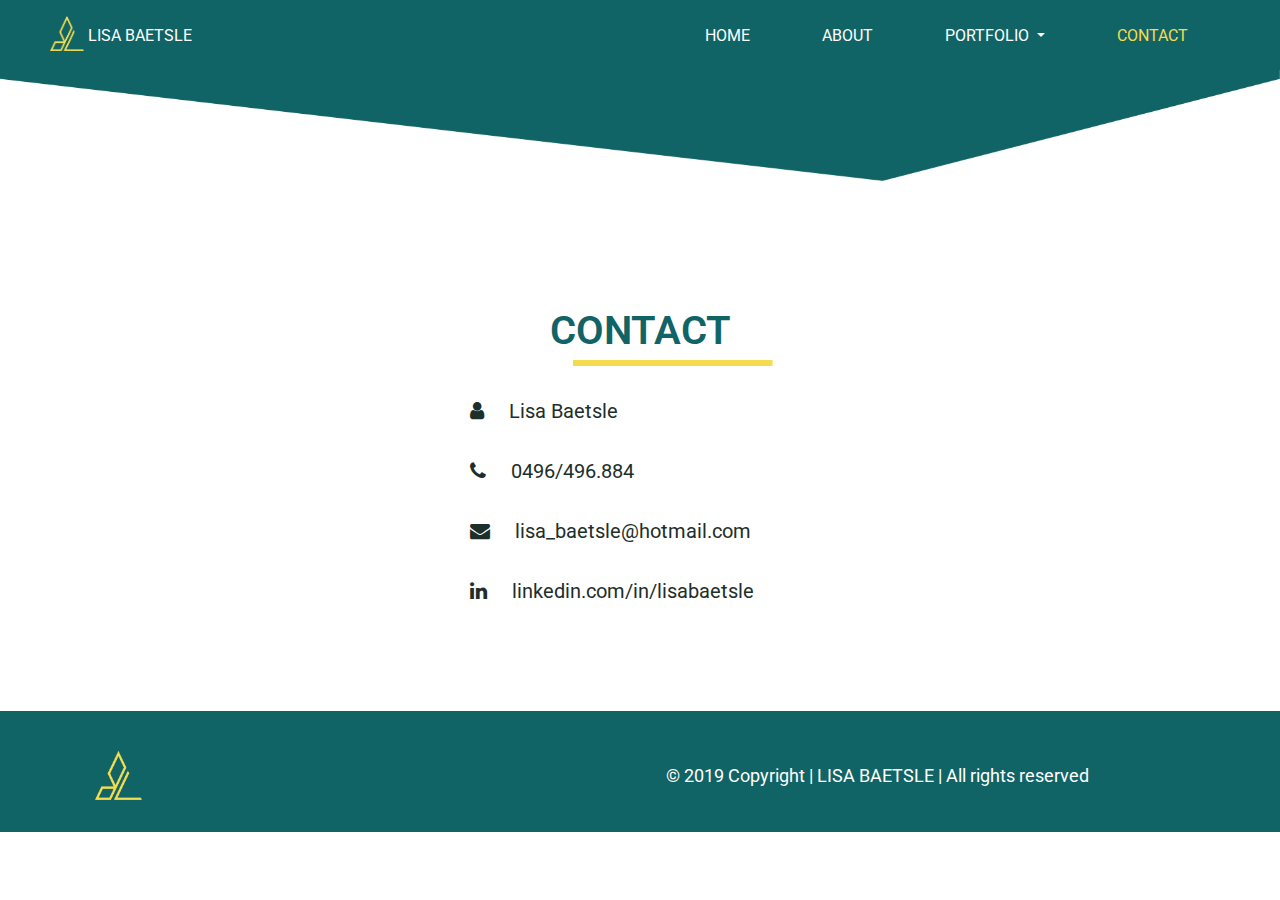
<file: contact.html>
<!doctype html>
<html lang="en">

<head>
  <!-- Required meta tags -->
  <meta charset="utf-8">
  <meta name="viewport" content="width=device-width, initial-scale=1, shrink-to-fit=no">

  <link rel="icon" type="image/png" href="styles/images/Logo.png" sizes="16x16">

  <link rel="stylesheet" href="https://maxcdn.bootstrapcdn.com/bootstrap/4.0.0/css/bootstrap.min.css"
    integrity="sha384-Gn5384xqQ1aoWXA+058RXPxPg6fy4IWvTNh0E263XmFcJlSAwiGgFAW/dAiS6JXm" crossorigin="anonymous">

  <!-- Bootstrap CSS -->
  <link rel="stylesheet" href="https://cdnjs.cloudflare.com/ajax/libs/font-awesome/4.7.0/css/font-awesome.min.css">
  <script src="https://code.jquery.com/jquery-3.2.1.slim.min.js"
    integrity="sha384-KJ3o2DKtIkvYIK3UENzmM7KCkRr/rE9/Qpg6aAZGJwFDMVNA/GpGFF93hXpG5KkN" crossorigin="anonymous">
  </script>
  <script src="https://cdnjs.cloudflare.com/ajax/libs/popper.js/1.12.9/umd/popper.min.js"
    integrity="sha384-ApNbgh9B+Y1QKtv3Rn7W3mgPxhU9K/ScQsAP7hUibX39j7fakFPskvXusvfa0b4Q" crossorigin="anonymous">
  </script>
  <script src="https://maxcdn.bootstrapcdn.com/bootstrap/4.0.0/js/bootstrap.min.js"
    integrity="sha384-JZR6Spejh4U02d8jOt6vLEHfe/JQGiRRSQQxSfFWpi1MquVdAyjUar5+76PVCmYl" crossorigin="anonymous">
  </script>
  <link href="https://fonts.googleapis.com/css?family=Mandali|Open+Sans:400,400i,600,600i,700" rel="stylesheet">
  <link rel="stylesheet" href="https://cdnjs.cloudflare.com/ajax/libs/font-awesome/4.7.0/css/font-awesome.min.css">
  <link href="styles/style.css" rel="stylesheet" type="text/css">


  <title>Contact</title>
</head>

<body>

  <!-- Navbar -->
  <nav class="navbar navbar-expand-lg navbar-home navbar-dark">
    <div class="navbar-header">
      <button class="navbar-toggler" type="button" data-toggle="collapse" data-target="#navbarTogglerDemo03"
        aria-controls="navbarTogglerDemo03" aria-expanded="false" aria-label="Toggle navigation">
        <span class="navbar-toggler-icon"></span>
      </button>
      <a class="navbar-brand" href="index.html">
        <img src="styles/images/Logo.png" height="35" class="d-inline-block align-top" alt="logo"> LISA BAETSLE
      </a></div>

    <div class="collapse navbar-collapse justify-content-end" id="navbarTogglerDemo03">
      <ul class="nav navbar-nav">
        <li class="nav-item"><a class="nav-item__link" href="index.html" title="home">HOME</a></li>
        <li class="nav-item"><a class="nav-item__link" href="about.html" title="about">ABOUT</a></li>
        <li class="nav-item dropdown">
          <a class="nav-item__link dropdown-toggle" href="portfolio.html" id="navbarDropdown" role="button"
            data-toggle="dropdown" aria-haspopup="true" aria-expanded="false">
            PORTFOLIO
          </a>
          <div class="dropdown-menu" aria-labelledby="navbarDropdown">
            <a class="dropdown-item" href="webdesign.html">WEBDESIGN</a>
            <a class="dropdown-item" href="branding.html">BRANDING</a>
            <a class="dropdown-item" href="editorial.html">EDITORIAL DESIGN</a>
            <a class="dropdown-item" href="graphic.html">GRAPHIC DESIGN</a>
          </div>
        </li>
        <li class="nav-item active"><a class="nav-item__link" href="contact.html" title="contact">CONTACT</a></li>
        </li>
      </ul>
    </div>
  </nav>

  <!-- CONTACT -->
  <div class="container-fluid portfolio-bg-fl">
    <div class="row">
      <div class="col-sm-12">
      </div>
    </div>
  </div>

  <div class="container-fluid contact-fl">
    <div class="container contact-home">
      <div class="row">
        <div class="col-sm-12">
          <h3>CONTACT</h3>
          <img src="styles/images/lijn7.png" alt="Lijn" class="image-lijn7" width="100%">
          <div class="offset-md-4 col-md-8 offset-sm-2 col-sm-10 contact-text">
            <p>
              <i class="fa fa-user mr-3"></i> Lisa Baetsle</p>
            <p>
              <i class="fa fa-phone mr-3"></i> 0496/496.884</p>
            <p>
              <i class="fa fa-envelope mr-3"></i> lisa_baetsle@hotmail.com</p>
            <a class="nav-item__link" href="https://www.linkedin.com/in/lisabaetsle" target="_blank" title="linkedin"><i
                class="fa fa-linkedin mr-3"></i> linkedin.com/in/lisabaetsle</a>
          </div>
        </div>
      </div>
    </div>
  </div>

  <!-- Footer -->
  <footer class="page-footer">

      <div class="container">
        <div class="row">
          <!-- logo -->
          <div class="col-sm-12 col-md-4 d-none d-md-block">
            <img src="styles/images/Logo.png" height="20" class="d-inline-block align-top img" alt="logo">
          </div>
  
          <!-- Gegevens -->
          <div class="col-md-7 offset-md-1 artevelde">
            <p> © 2019 Copyright | LISA BAETSLE | All rights reserved</p>
          </div>
        </div>
      </div>
    </footer>

</body>

</html>
</file>
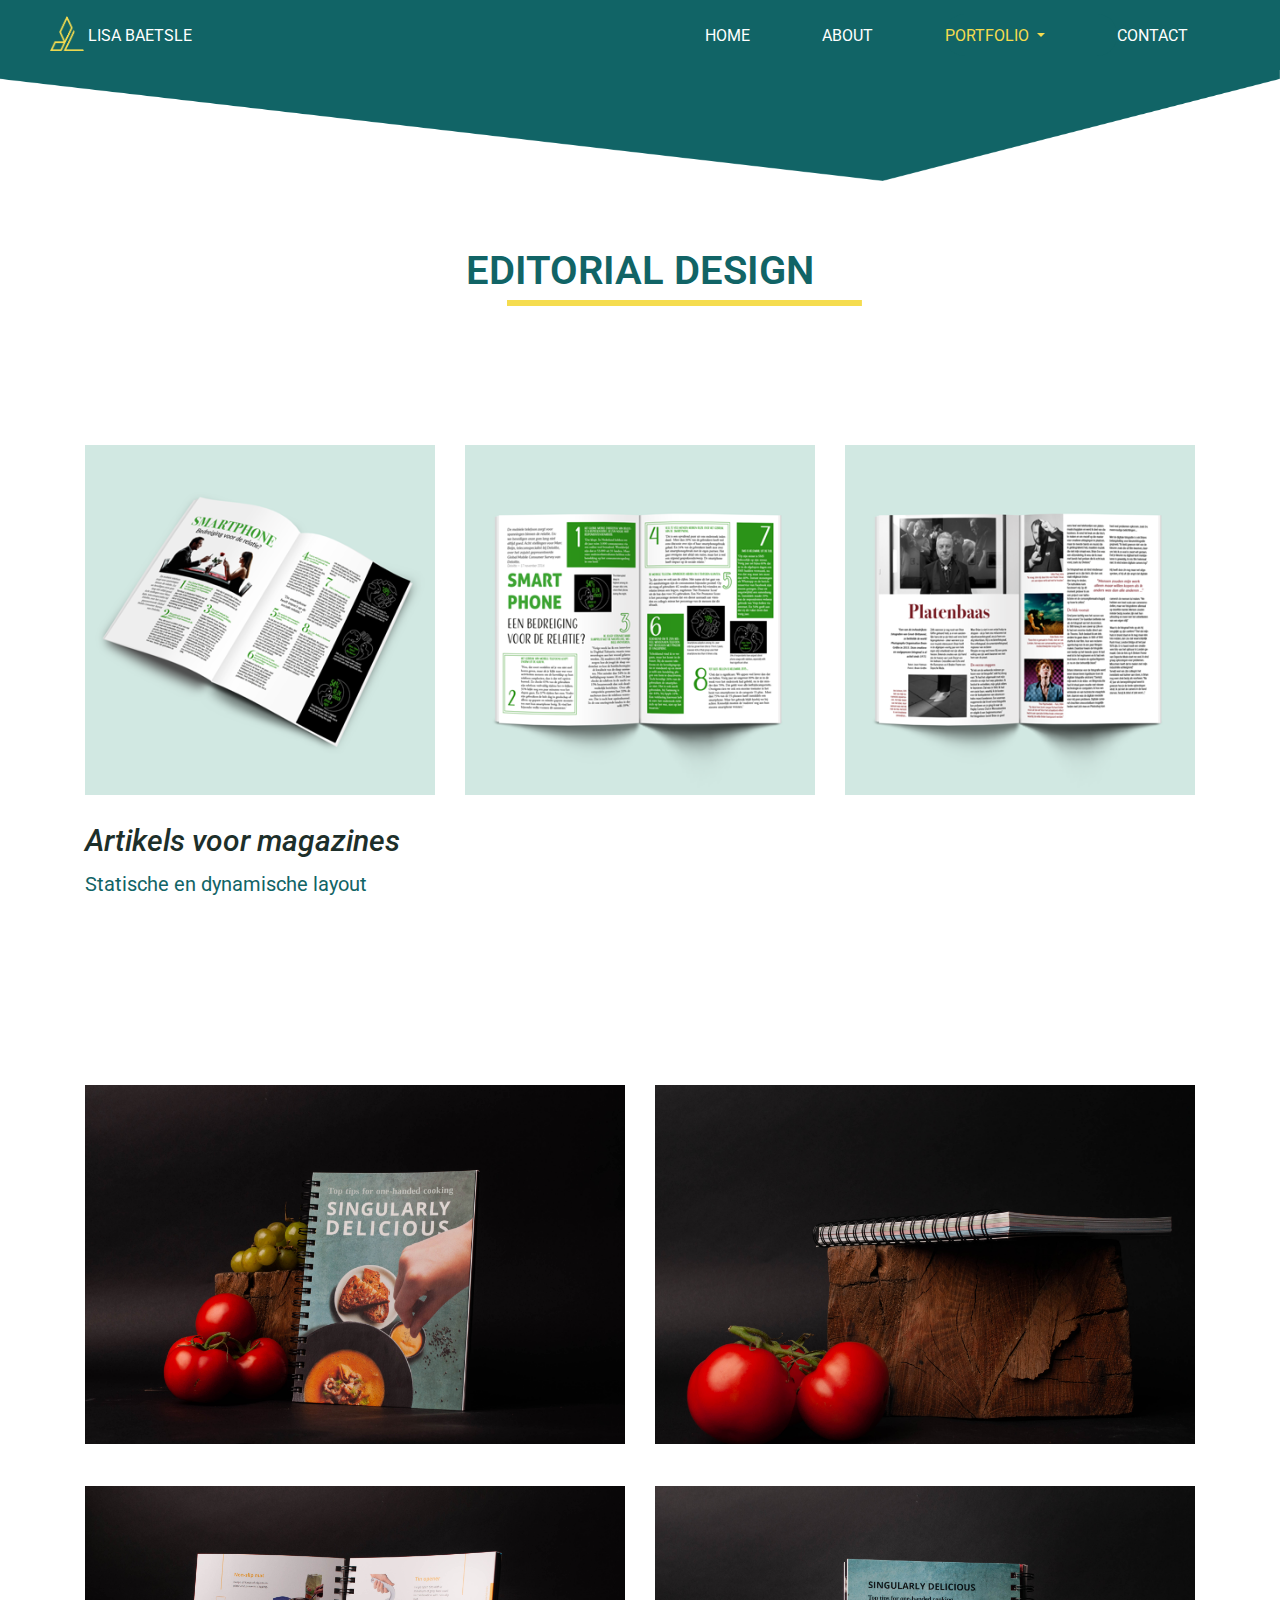
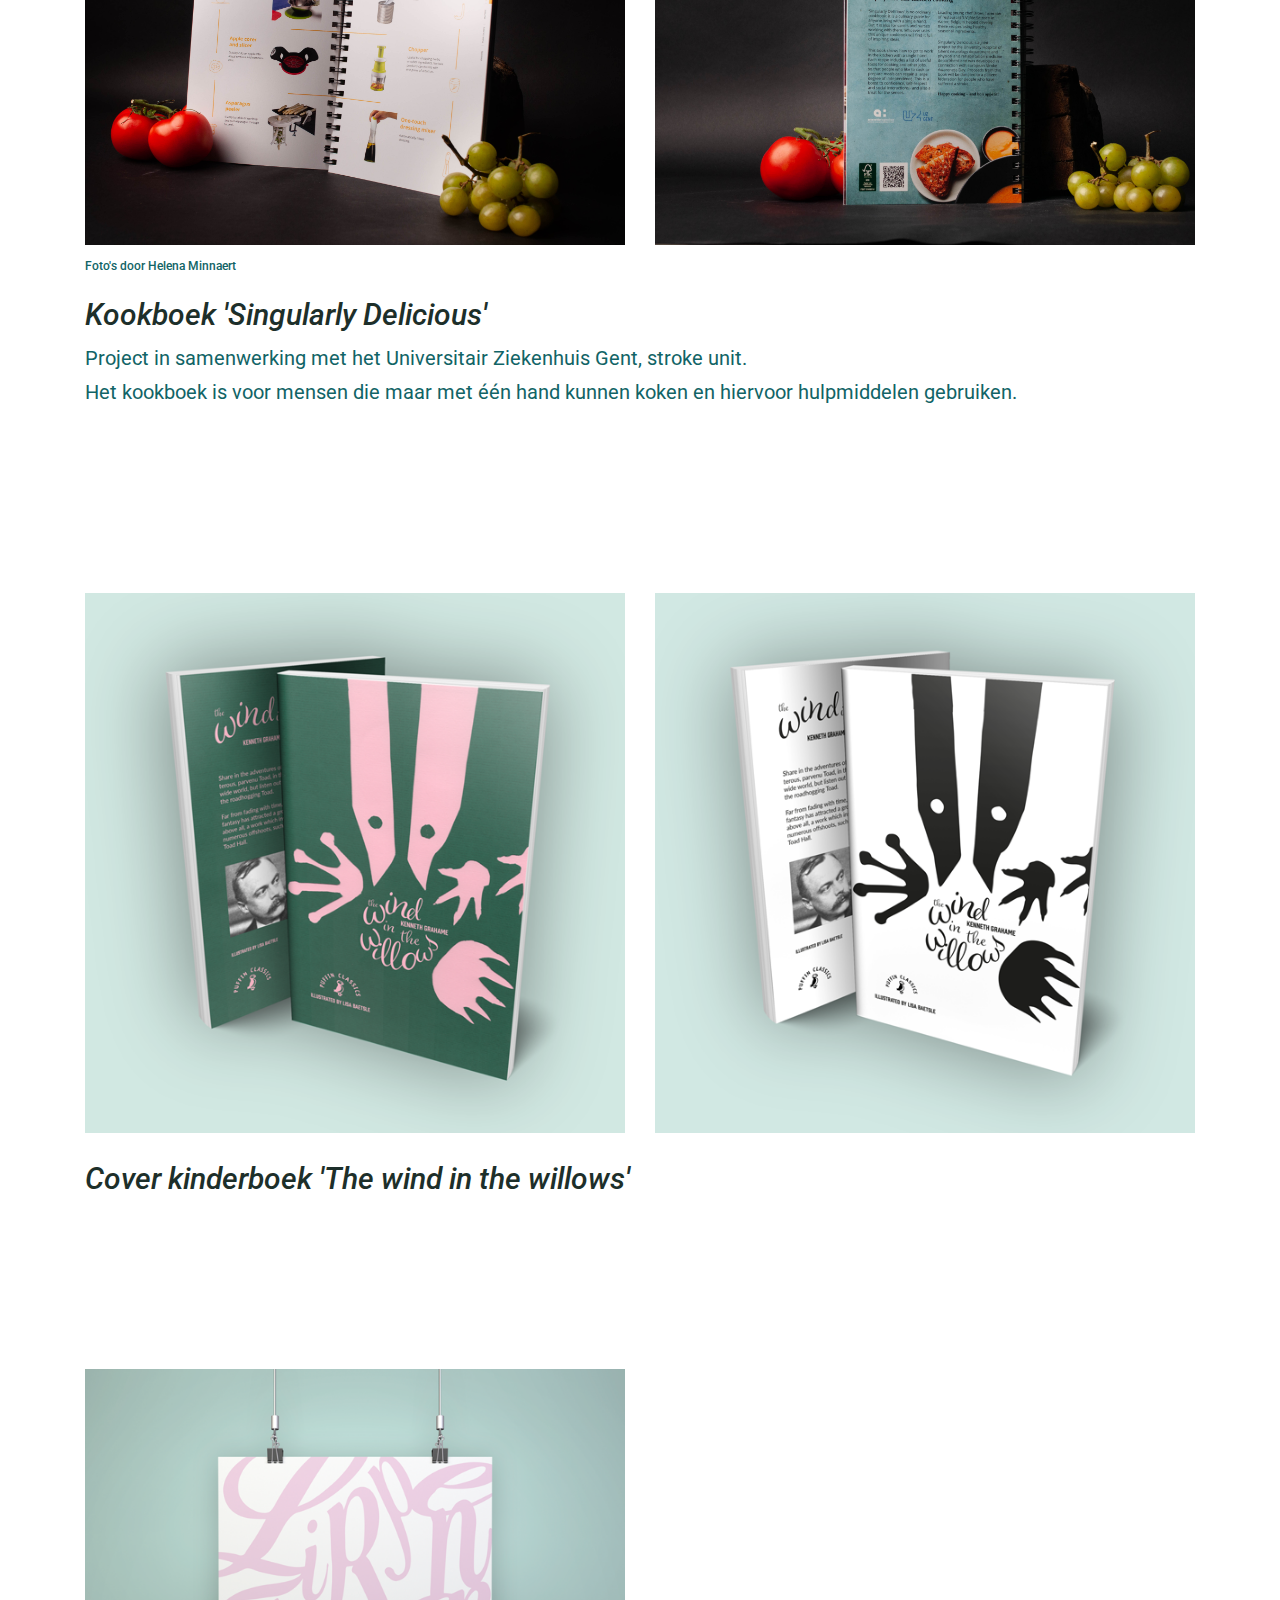
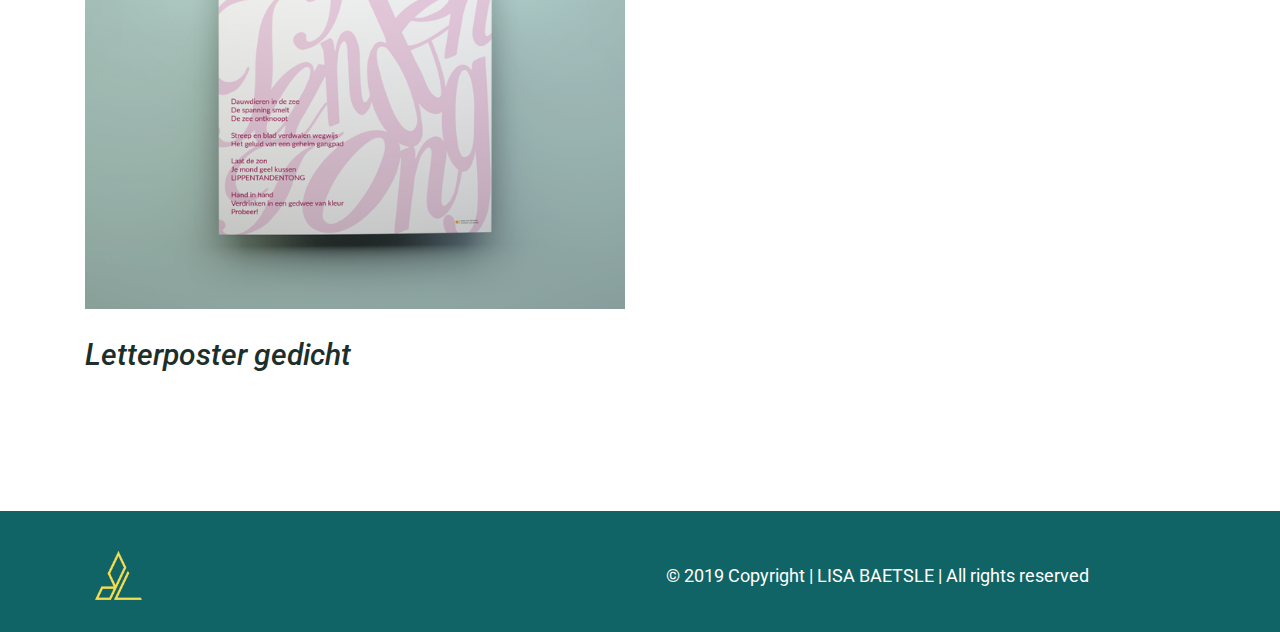
<file: editorial.html>
<!doctype html>
<html lang="en">

<head>
  <!-- Required meta tags -->
  <meta charset="utf-8">
  <meta name="viewport" content="width=device-width, initial-scale=1, shrink-to-fit=no">

  <link rel="icon" type="image/png" href="styles/images/Logo.png" sizes="16x16">

  <link rel="stylesheet" href="https://maxcdn.bootstrapcdn.com/bootstrap/4.0.0/css/bootstrap.min.css"
    integrity="sha384-Gn5384xqQ1aoWXA+058RXPxPg6fy4IWvTNh0E263XmFcJlSAwiGgFAW/dAiS6JXm" crossorigin="anonymous">

  <!-- Bootstrap CSS -->
  <link rel="stylesheet" href="https://cdnjs.cloudflare.com/ajax/libs/font-awesome/4.7.0/css/font-awesome.min.css">
  <script src="https://code.jquery.com/jquery-3.2.1.slim.min.js"
    integrity="sha384-KJ3o2DKtIkvYIK3UENzmM7KCkRr/rE9/Qpg6aAZGJwFDMVNA/GpGFF93hXpG5KkN" crossorigin="anonymous">
  </script>
  <script src="https://cdnjs.cloudflare.com/ajax/libs/popper.js/1.12.9/umd/popper.min.js"
    integrity="sha384-ApNbgh9B+Y1QKtv3Rn7W3mgPxhU9K/ScQsAP7hUibX39j7fakFPskvXusvfa0b4Q" crossorigin="anonymous">
  </script>
  <script src="https://maxcdn.bootstrapcdn.com/bootstrap/4.0.0/js/bootstrap.min.js"
    integrity="sha384-JZR6Spejh4U02d8jOt6vLEHfe/JQGiRRSQQxSfFWpi1MquVdAyjUar5+76PVCmYl" crossorigin="anonymous">
  </script>
  <link href="https://fonts.googleapis.com/css?family=Mandali|Open+Sans:400,400i,600,600i,700" rel="stylesheet">
  <link rel="stylesheet" href="https://cdnjs.cloudflare.com/ajax/libs/font-awesome/4.7.0/css/font-awesome.min.css">
  <link href="styles/style.css" rel="stylesheet" type="text/css">


  <title>Editorial design</title>
</head>

<body>

  <!-- Navbar -->
  <nav class="navbar navbar-expand-lg navbar-home navbar-dark">
    <div class="navbar-header">
      <button class="navbar-toggler" type="button" data-toggle="collapse" data-target="#navbarTogglerDemo03"
        aria-controls="navbarTogglerDemo03" aria-expanded="false" aria-label="Toggle navigation">
        <span class="navbar-toggler-icon"></span>
      </button>
      <a class="navbar-brand" href="index.html">
        <img src="styles/images/Logo.png" height="35" class="d-inline-block align-top" alt="logo"> LISA BAETSLE
      </a></div>

    <div class="collapse navbar-collapse justify-content-end" id="navbarTogglerDemo03">
      <ul class="nav navbar-nav">
        <li class="nav-item"><a class="nav-item__link" href="index.html" title="home">HOME</a></li>
        <li class="nav-item"><a class="nav-item__link" href="about.html" title="about">ABOUT</a></li>
        <li class="nav-item dropdown active">
          <a class="nav-item__link dropdown-toggle" href="portfolio.html" id="navbarDropdown" role="button"
            data-toggle="dropdown" aria-haspopup="true" aria-expanded="false">
            PORTFOLIO
          </a>
          <div class="dropdown-menu" aria-labelledby="navbarDropdown">
            <a class="dropdown-item" href="webdesign.html">WEBDESIGN</a>
            <a class="dropdown-item" href="branding.html">BRANDING</a>
            <a class="dropdown-item" href="editorial.html">EDITORIAL DESIGN</a>
            <a class="dropdown-item" href="graphic.html">GRAPHIC DESIGN</a>
          </div>
        </li>
        <li class="nav-item"><a class="nav-item__link" href="contact.html" title="contact">CONTACT</a></li>
        </li>
      </ul>
    </div>
  </nav>


  <!-- Editorial -->
  <div class="container-fluid portfolio-bg-fl">
    <div class="row">
      <div class="col-sm-12">
      </div>
    </div>
  </div>

  <div class="container-fluid editorial-fl">
    <div class="container editorial">
      <div class="row">
        <div class="col-sm-12">
          <h3>EDITORIAL DESIGN</h3>
          <img src="styles/images/lijn16.png" alt="Lijn" class="image-lijn16" width="100%">
        </div>

        <div class="container editorial-images">
          <div class="row">
            <div class="col-lg-4 col-md-6 col-sm-12">
              <img src="styles/images/magazine1.png" alt="magazine" class="image" style="width:100%">
            </div>

            <div class="col-lg-4 col-md-6 col-sm-12">
              <img src="styles/images/magazine2.png" alt="magazine" class="image" style="width:100%">
            </div>

            <div class="col-lg-4 col-md-6 col-sm-12">
              <img src="styles/images/magazine3.png" alt="magazine" class="image" style="width:100%">
            </div>

            <div class="col-sm-12">
              <h4>Artikels voor magazines</h4>
              <p>Statische en dynamische layout</p>
            </div>
          </div>
        </div>

        <div class="container editorial-images">
          <div class="row">
            <div class="col-md-6 col-sm-12">
              <img src="styles/images/kookboek1.jpg" alt="kookboek" class="image" style="width:100%">
            </div>

            <div class="col-md-6 col-sm-12">
              <img src="styles/images/kookboek5.jpg" alt="kookboek" class="image" style="width:100%">
            </div>

            <div class="col-md-6 col-sm-12">
              <img src="styles/images/kookboek2.jpg" alt="kookboek" class="image" style="width:100%">
            </div>

            <div class="col-md-6 col-sm-12">
              <img src="styles/images/kookboek3.jpg" alt="kookboek" class="image" style="width:100%">
            </div>

            <div class="col-sm-12">
              <h5>Foto's door Helena Minnaert</h5>
              <h4>Kookboek 'Singularly Delicious'</h4>
              <p>Project in samenwerking met het Universitair Ziekenhuis Gent, stroke unit. </br>
                Het kookboek is voor mensen die maar met één hand kunnen koken en hiervoor hulpmiddelen gebruiken.</p>

            </div>
          </div>
        </div>

        <div class="container editorial-images">
          <div class="row">
            <div class="col-md-6 col-sm-12">
              <img src="styles/images/Portfolio_editorial.png" alt="boekcover" class="image" style="width:100%">
            </div>

            <div class="col-md-6 col-sm-12">
              <img src="styles/images/cover-wit.png" alt="boekcover" class="image" style="width:100%">
            </div>

            <div class="col-sm-12">
              <h4>Cover kinderboek 'The wind in the willows'</h4>
            </div>
          </div>
        </div>

        <div class="container editorial-images">
          <div class="row">
            <div class="col-md-6 col-sm-12">
              <img src="styles/images/letterposter.png" alt="letterposter" class="image" style="width:100%">
            </div>

            <div class="col-sm-12">
              <h4>Letterposter gedicht</h4>
            </div>
          </div>
        </div>

      </div>
    </div>
  </div>
  </div>
  </div>

  <!-- Footer -->
  <footer class="page-footer">

    <div class="container">
      <div class="row">
        <!-- logo -->
        <div class="col-sm-12 col-md-4 d-none d-md-block">
          <img src="styles/images/Logo.png" height="20" class="d-inline-block align-top img" alt="logo">
        </div>

        <!-- Gegevens -->
        <div class="col-md-7 offset-md-1 artevelde">
          <p> © 2019 Copyright | LISA BAETSLE | All rights reserved</p>
        </div>
      </div>
    </div>
  </footer>

</body>

</html>
</file>
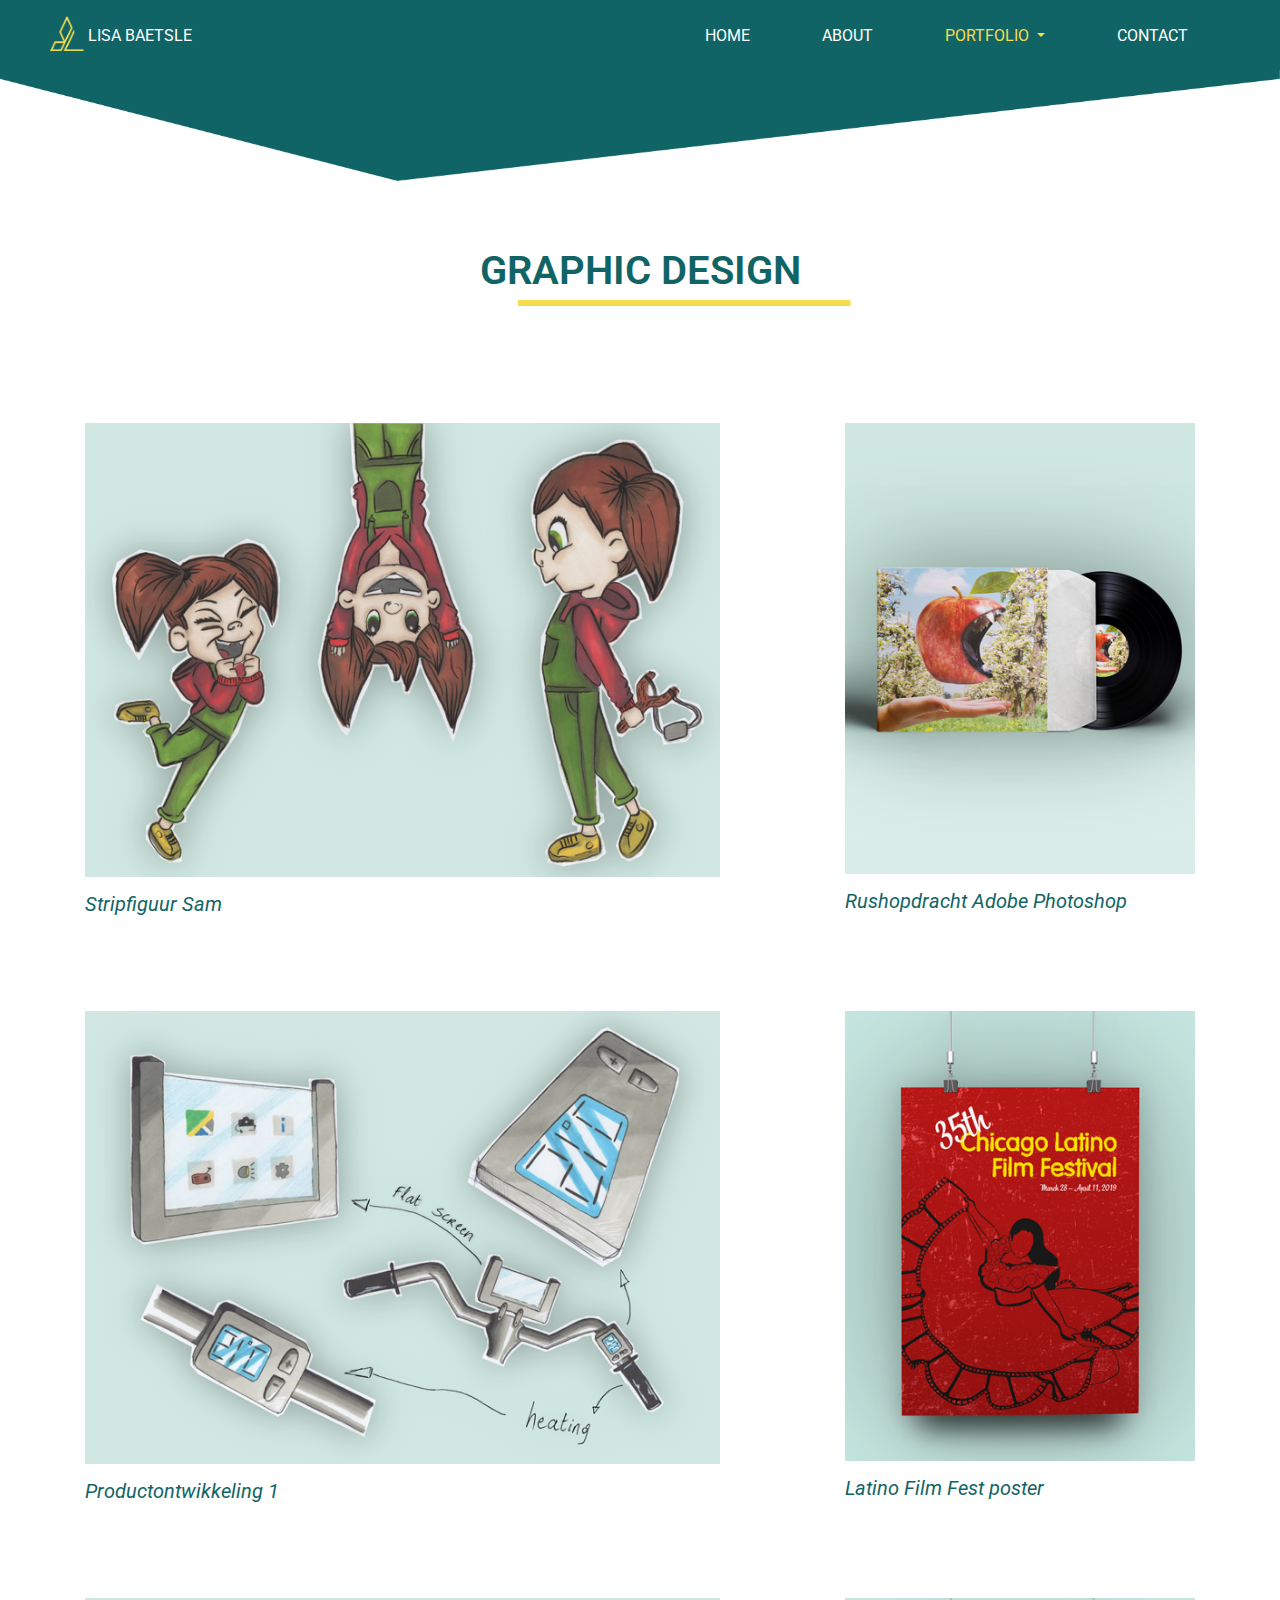
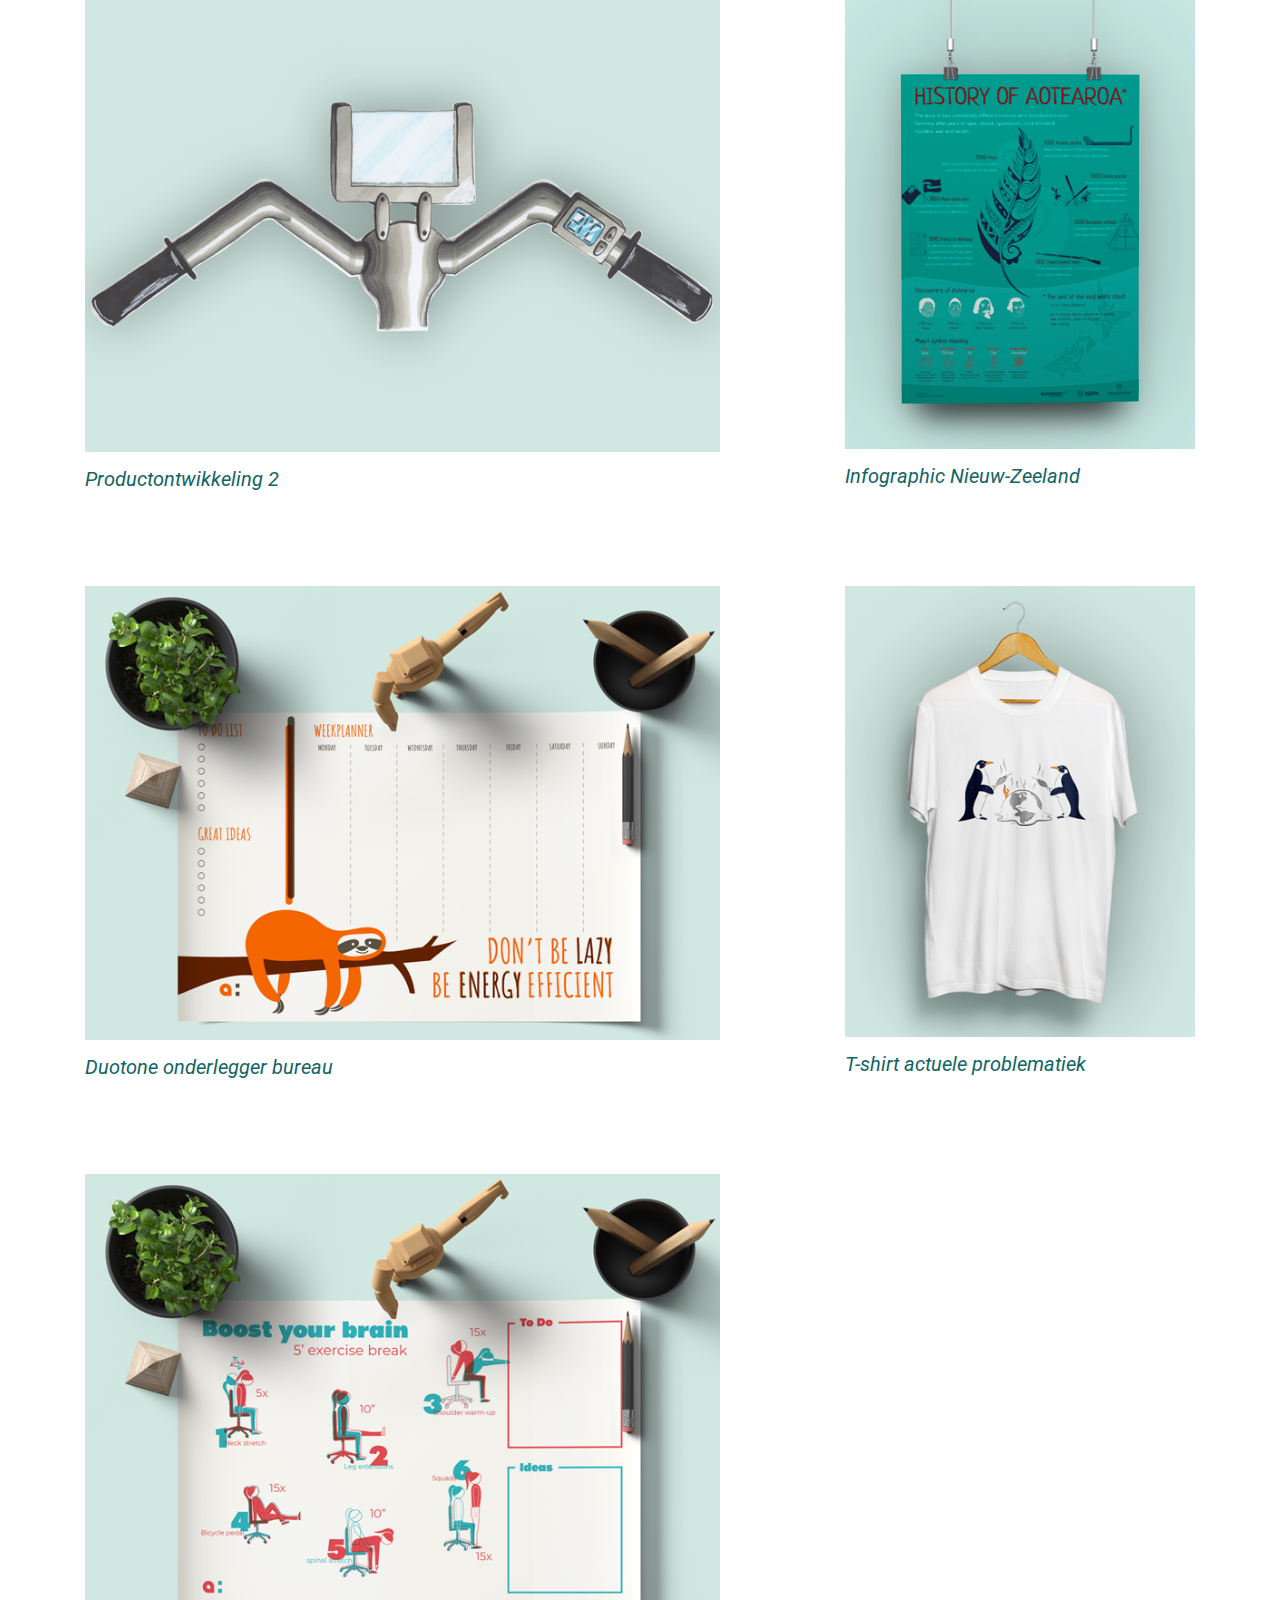
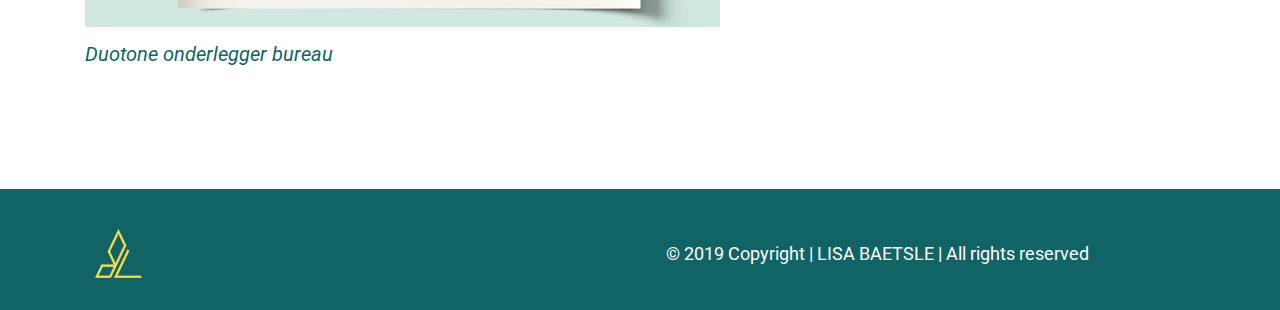
<file: graphic.html>
<!doctype html>
<html lang="en">

<head>
  <!-- Required meta tags -->
  <meta charset="utf-8">
  <meta name="viewport" content="width=device-width, initial-scale=1, shrink-to-fit=no">

  <link rel="icon" type="image/png" href="styles/images/Logo.png" sizes="16x16">

  <link rel="stylesheet" href="https://maxcdn.bootstrapcdn.com/bootstrap/4.0.0/css/bootstrap.min.css"
    integrity="sha384-Gn5384xqQ1aoWXA+058RXPxPg6fy4IWvTNh0E263XmFcJlSAwiGgFAW/dAiS6JXm" crossorigin="anonymous">

  <!-- Bootstrap CSS -->
  <link rel="stylesheet" href="https://cdnjs.cloudflare.com/ajax/libs/font-awesome/4.7.0/css/font-awesome.min.css">
  <script src="https://code.jquery.com/jquery-3.2.1.slim.min.js"
    integrity="sha384-KJ3o2DKtIkvYIK3UENzmM7KCkRr/rE9/Qpg6aAZGJwFDMVNA/GpGFF93hXpG5KkN" crossorigin="anonymous">
  </script>
  <script src="https://cdnjs.cloudflare.com/ajax/libs/popper.js/1.12.9/umd/popper.min.js"
    integrity="sha384-ApNbgh9B+Y1QKtv3Rn7W3mgPxhU9K/ScQsAP7hUibX39j7fakFPskvXusvfa0b4Q" crossorigin="anonymous">
  </script>
  <script src="https://maxcdn.bootstrapcdn.com/bootstrap/4.0.0/js/bootstrap.min.js"
    integrity="sha384-JZR6Spejh4U02d8jOt6vLEHfe/JQGiRRSQQxSfFWpi1MquVdAyjUar5+76PVCmYl" crossorigin="anonymous">
  </script>
  <link href="https://fonts.googleapis.com/css?family=Mandali|Open+Sans:400,400i,600,600i,700" rel="stylesheet">
  <link rel="stylesheet" href="https://cdnjs.cloudflare.com/ajax/libs/font-awesome/4.7.0/css/font-awesome.min.css">
  <link href="styles/style.css" rel="stylesheet" type="text/css">


  <title>Graphic design</title>
</head>

<body>

  <!-- Navbar -->
  <nav class="navbar navbar-expand-lg navbar-home navbar-dark">
    <div class="navbar-header">
      <button class="navbar-toggler" type="button" data-toggle="collapse" data-target="#navbarTogglerDemo03"
        aria-controls="navbarTogglerDemo03" aria-expanded="false" aria-label="Toggle navigation">
        <span class="navbar-toggler-icon"></span>
      </button>
      <a class="navbar-brand" href="index.html">
        <img src="styles/images/Logo.png" height="35" class="d-inline-block align-top" alt="logo"> LISA BAETSLE
      </a></div>

    <div class="collapse navbar-collapse justify-content-end" id="navbarTogglerDemo03">
      <ul class="nav navbar-nav">
        <li class="nav-item"><a class="nav-item__link" href="index.html" title="home">HOME</a></li>
        <li class="nav-item"><a class="nav-item__link" href="about.html" title="about">ABOUT</a></li>
        <li class="nav-item dropdown active">
          <a class="nav-item__link dropdown-toggle" href="portfolio.html" id="navbarDropdown" role="button"
            data-toggle="dropdown" aria-haspopup="true" aria-expanded="false">
            PORTFOLIO
          </a>
          <div class="dropdown-menu" aria-labelledby="navbarDropdown">
            <a class="dropdown-item" href="webdesign.html">WEBDESIGN</a>
            <a class="dropdown-item" href="branding.html">BRANDING</a>
            <a class="dropdown-item" href="editorial.html">EDITORIAL DESIGN</a>
            <a class="dropdown-item" href="graphic.html">GRAPHIC DESIGN</a>
          </div>
        </li>
        <li class="nav-item"><a class="nav-item__link" href="contact.html" title="contact">CONTACT</a></li>
        </li>
      </ul>
    </div>
  </nav>


  <!-- PORTFOLIO -->
  <div class="container-fluid portfolio-bg-l-fl">
    <div class="row">
      <div class="col-sm-12">
      </div>
    </div>
  </div>

  <div class="container-fluid graphic-fl">
    <div class="container graphic">
      <div class="row">
        <div class="col-sm-12">
          <h3>GRAPHIC DESIGN</h3>
          <img src="styles/images/lijn14.png" alt="Lijn" class="image-lijn14" width="100%">
        </div>

        <div class="container graphic-images">
          <div class="row">
            <div class="col-md-7 col-sm-12">
              <img src="styles/images/stripfiguur.png" alt="stripfiguur" class="image" style="width:100%">
              <div class="text">
                <p>Stripfiguur Sam</p>
              </div>
            </div>

            <div class="offset-md-1 col-md-4 col-sm-12">
              <img src="styles/images/rush.png" alt="rushopdracht" class="image" style="width:100%">
              <div class="text">
                <p>Rushopdracht Adobe Photoshop</p>
              </div>
            </div>

            <div class="col-md-7 col-sm-12">
              <img src="styles/images/product1.png" alt="product" class="image" style="width:100%">
              <div class="text">
                <p>Productontwikkeling 1</p>
              </div>
            </div>

            <div class="offset-md-1 col-md-4 col-sm-12">
              <img src="styles/images/latino.png" alt="latino" class="image" style="width:100%">
              <div class="text">
                <p>Latino Film Fest poster</p>
              </div>
            </div>

            <div class="col-md-7 col-sm-12">
              <img src="styles/images/product2.png" alt="product" class="image" style="width:100%">
              <div class="text">
                <p>Productontwikkeling 2</p>
              </div>
            </div>

            <div class="offset-md-1 col-md-4 col-sm-12">
              <img src="styles/images/infographic.png" alt="infographic" class="image" style="width:100%">
              <div class="text">
                <p>Infographic Nieuw-Zeeland</p>
              </div>
            </div>

            <div class="col-md-7 col-sm-12">
              <img src="styles/images/onderlegger3.png" alt="onderlegger" class="image" style="width:100%">
              <div class="text">
                <p>Duotone onderlegger bureau</p>
              </div>
            </div>

            <div class="offset-md-1 col-md-4 col-sm-12">
              <img src="styles/images/gr-tshirt.png" alt="t-shirt" class="image" style="width:100%">
              <div class="text">
                <p>T-shirt actuele problematiek</p>
              </div>
            </div>


            <div class="col-md-7 col-sm-12">
              <img src="styles/images/onderlegger4.png" alt="onderlegger" class="image" style="width:100%">
              <div class="text">
                <p>Duotone onderlegger bureau</p>
              </div>
            </div>
          </div>
        </div>
      </div>
    </div>
  </div>

  <!-- Footer -->
  <footer class="page-footer">

    <div class="container">
      <div class="row">
        <!-- logo -->
        <div class="col-sm-12 col-md-4 d-none d-md-block">
          <img src="styles/images/Logo.png" height="20" class="d-inline-block align-top img" alt="logo">
        </div>

        <!-- Gegevens -->
        <div class="col-md-7 offset-md-1 artevelde">
          <p> © 2019 Copyright | LISA BAETSLE | All rights reserved</p>
        </div>
      </div>
    </div>
  </footer>

</body>

</html>
</file>
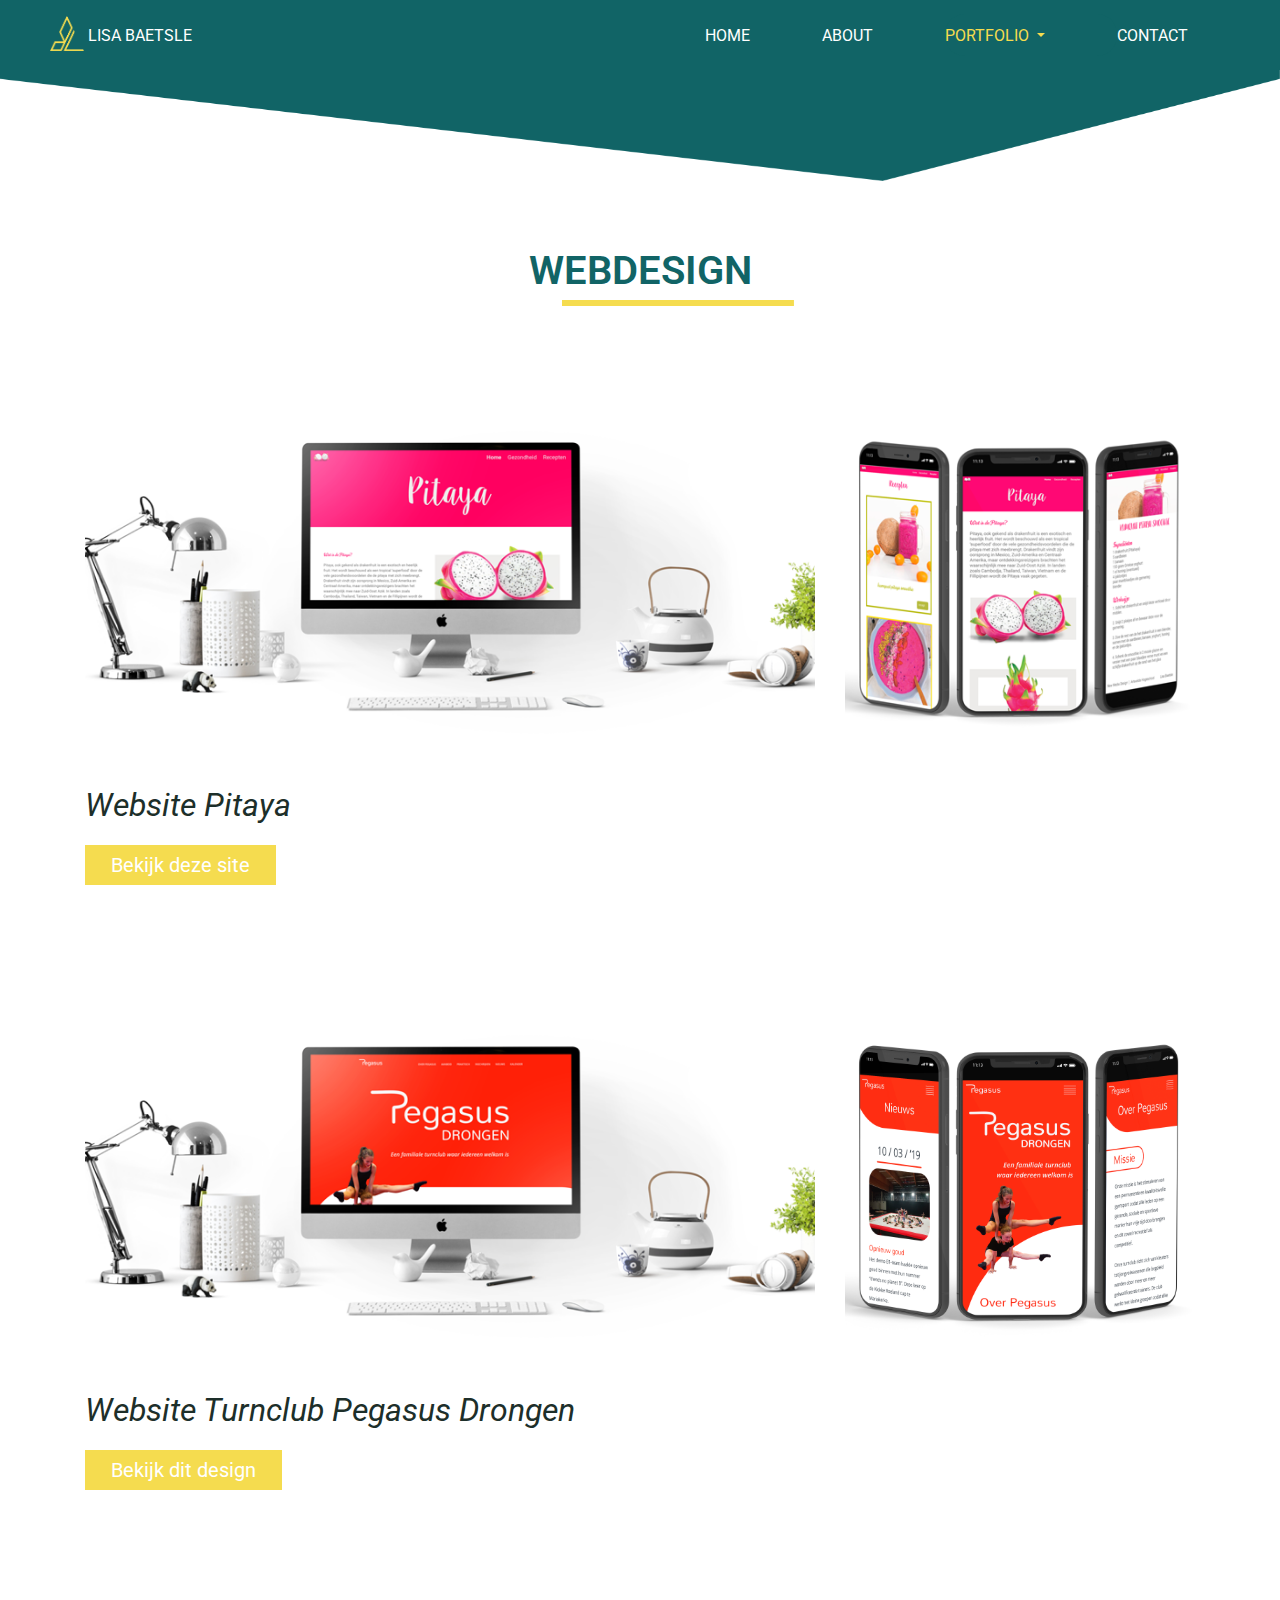
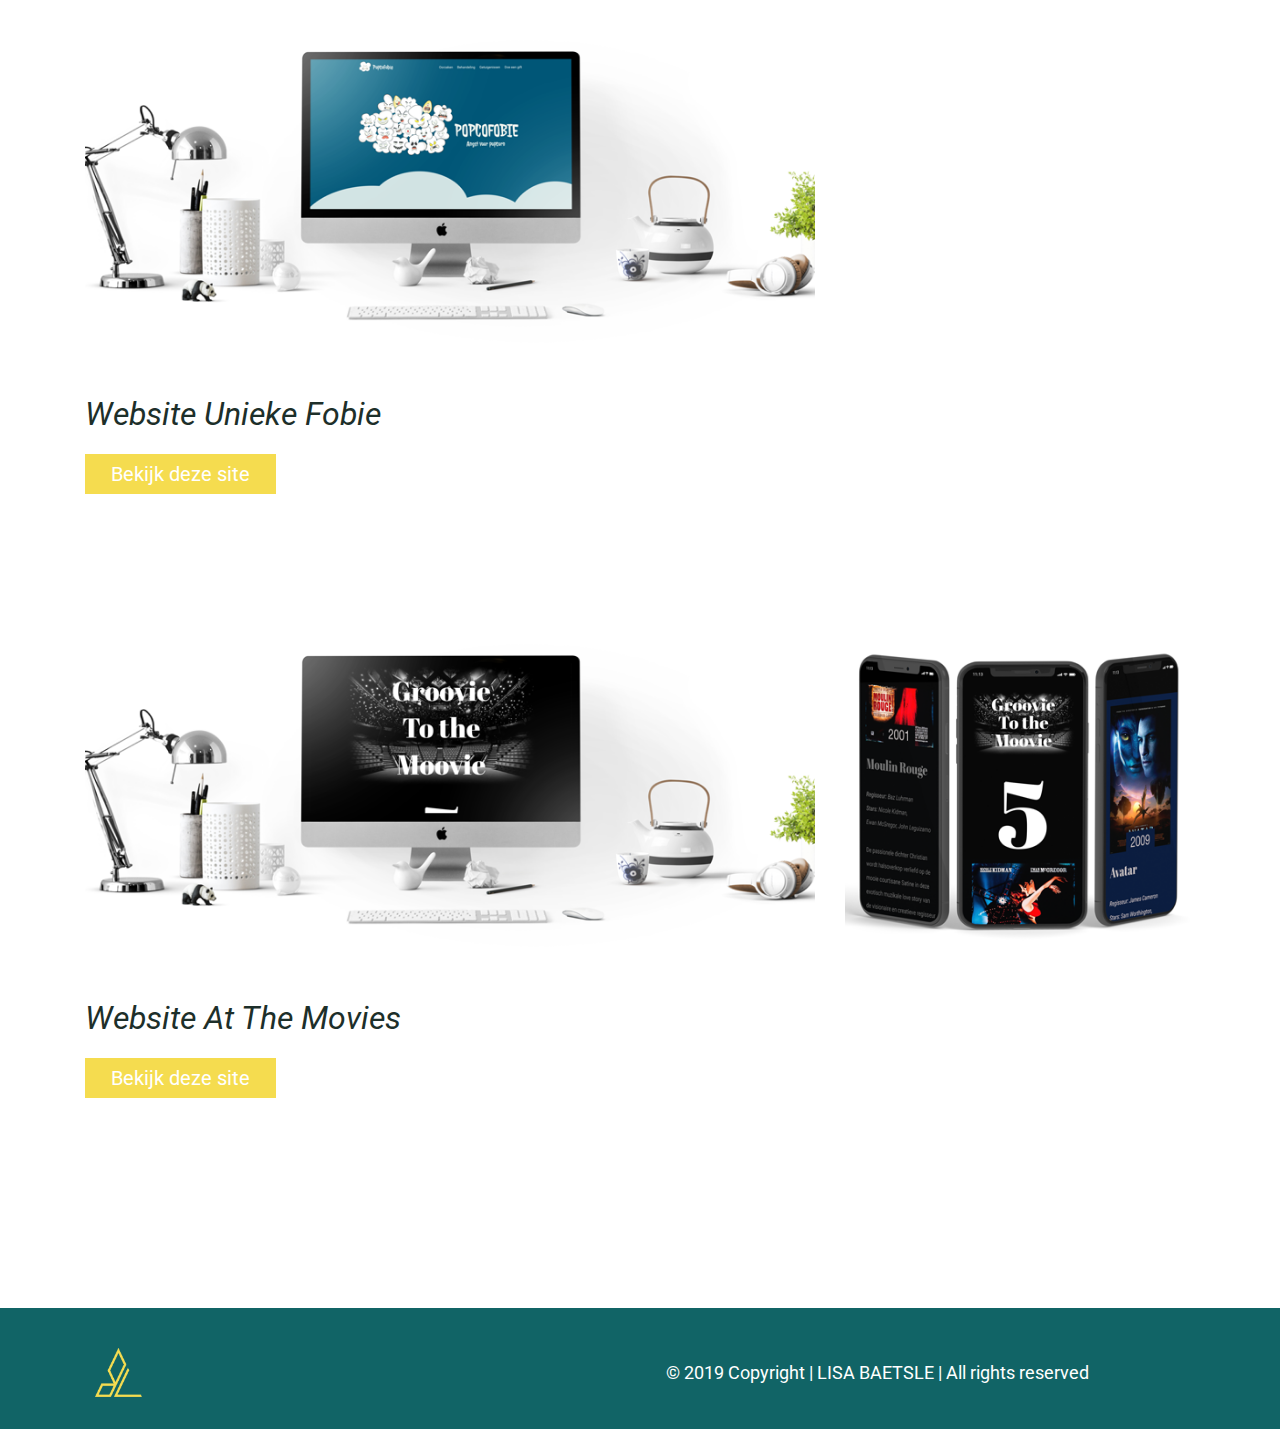
<file: webdesign.html>
<!doctype html>
<html lang="en">

<head>
  <!-- Required meta tags -->
  <meta charset="utf-8">
  <meta name="viewport" content="width=device-width, initial-scale=1, shrink-to-fit=no">

  <link rel="icon" type="image/png" href="styles/images/Logo.png" sizes="16x16">

  <link rel="stylesheet" href="https://maxcdn.bootstrapcdn.com/bootstrap/4.0.0/css/bootstrap.min.css"
    integrity="sha384-Gn5384xqQ1aoWXA+058RXPxPg6fy4IWvTNh0E263XmFcJlSAwiGgFAW/dAiS6JXm" crossorigin="anonymous">

  <!-- Bootstrap CSS -->
  <link rel="stylesheet" href="https://cdnjs.cloudflare.com/ajax/libs/font-awesome/4.7.0/css/font-awesome.min.css">
  <script src="https://code.jquery.com/jquery-3.2.1.slim.min.js"
    integrity="sha384-KJ3o2DKtIkvYIK3UENzmM7KCkRr/rE9/Qpg6aAZGJwFDMVNA/GpGFF93hXpG5KkN" crossorigin="anonymous">
  </script>
  <script src="https://cdnjs.cloudflare.com/ajax/libs/popper.js/1.12.9/umd/popper.min.js"
    integrity="sha384-ApNbgh9B+Y1QKtv3Rn7W3mgPxhU9K/ScQsAP7hUibX39j7fakFPskvXusvfa0b4Q" crossorigin="anonymous">
  </script>
  <script src="https://maxcdn.bootstrapcdn.com/bootstrap/4.0.0/js/bootstrap.min.js"
    integrity="sha384-JZR6Spejh4U02d8jOt6vLEHfe/JQGiRRSQQxSfFWpi1MquVdAyjUar5+76PVCmYl" crossorigin="anonymous">
  </script>
  <link href="https://fonts.googleapis.com/css?family=Mandali|Open+Sans:400,400i,600,600i,700" rel="stylesheet">
  <link rel="stylesheet" href="https://cdnjs.cloudflare.com/ajax/libs/font-awesome/4.7.0/css/font-awesome.min.css">
  <link href="styles/style.css" rel="stylesheet" type="text/css">


  <title>Webdesign</title>
</head>

<body>

  <!-- Navbar -->
  <nav class="navbar navbar-expand-lg navbar-home navbar-dark">
    <div class="navbar-header">
      <button class="navbar-toggler" type="button" data-toggle="collapse" data-target="#navbarTogglerDemo03"
        aria-controls="navbarTogglerDemo03" aria-expanded="false" aria-label="Toggle navigation">
        <span class="navbar-toggler-icon"></span>
      </button>
      <a class="navbar-brand" href="index.html">
        <img src="styles/images/Logo.png" height="35" class="d-inline-block align-top" alt="logo"> LISA BAETSLE
      </a></div>

    <div class="collapse navbar-collapse justify-content-end" id="navbarTogglerDemo03">
      <ul class="nav navbar-nav">
        <li class="nav-item"><a class="nav-item__link" href="index.html" title="home">HOME</a></li>
        <li class="nav-item"><a class="nav-item__link" href="about.html" title="about">ABOUT</a></li>
        <li class="nav-item dropdown active">
          <a class="nav-item__link dropdown-toggle" href="portfolio.html" id="navbarDropdown" role="button"
            data-toggle="dropdown" aria-haspopup="true" aria-expanded="false">
            PORTFOLIO
          </a>
          <div class="dropdown-menu" aria-labelledby="navbarDropdown">
            <a class="dropdown-item" href="webdesign.html">WEBDESIGN</a>
            <a class="dropdown-item" href="branding.html">BRANDING</a>
            <a class="dropdown-item" href="editorial.html">EDITORIAL DESIGN</a>
            <a class="dropdown-item" href="graphic.html">GRAPHIC DESIGN</a>
          </div>
        </li>
        <li class="nav-item"><a class="nav-item__link" href="contact.html" title="contact">CONTACT</a></li>
        </li>
      </ul>
    </div>
  </nav>


  <!-- WEBDESIGN -->
  <div class="container-fluid portfolio-bg-fl">
    <div class="row">
      <div class="col-sm-12">
      </div>
    </div>
  </div>

  <div class="container-fluid webdesign-fl">
    <div class="container webdesign">
      <div class="row">
        <div class="col-sm-12">
          <h3>WEBDESIGN</h3>
          <img src="styles/images/lijn9.png" alt="Lijn" class="image-lijn9" width="100%">
        </div>

        <div class="container webdesign-images">
          <div class="row">
            <div class="col-md-8 col-sm-12">
              <img src="styles/images/Pitaya.png" alt="pitaya" class="image" style="width:100%">
            </div>

            <div class="col-md-4 col-sm-12">
              <img src="styles/images/pitaya2.png" alt="pitaya" class="image" style="width:100%">
            </div>

            <div class="col-sm-12">
              <p>Website Pitaya</p>
              <div class="text"><a href="https://lisabaetsle.github.io/pitaya/" target="_blank" class="website"
                  projecten>Bekijk deze site</a></div>
            </div>
          </div>
        </div>

        <div class="container webdesign-images">
          <div class="row">
            <div class="col-md-8 col-sm-12">
              <img src="styles/images/pegasus.png" alt="Pegasus" class="image" style="width:100%">
            </div>

            <div class="col-md-4 col-sm-12">
              <img src="styles/images/pegasus2.png" alt="Pegasus" class="image" style="width:100%">
            </div>

            <div class="col-sm-12">
              <p>Website Turnclub Pegasus Drongen</p>
              <div class="text"><a href="pegasus.html" class="website" projecten>Bekijk dit design</a></div>
            </div>
          </div>
        </div>

        <div class="container webdesign-images">
          <div class="row">
            <div class="col-md-8 col-sm-12">
              <img src="styles/images/popcofobie.png" alt="unieke fobie" class="image" style="width:100%">
            </div>

            <div class="col-sm-12">
              <p>Website Unieke Fobie</p>
              <div class="text"><a href="https://lisabaet1.github.io/unieke-fobie/" target="_blank" class="website"
                  projecten>Bekijk deze site</a></div>
            </div>
          </div>
        </div>

        <div class="container webdesign-images">
          <div class="row">
            <div class="col-md-8 col-sm-12">
              <img src="styles/images/atthemovies.png" alt="movies" class="image" style="width:100%">
            </div>

            <div class="col-md-4 col-sm-12">
              <img src="styles/images/atthemovies2.png" alt="movies" class="image" style="width:100%">
            </div>

            <div class="col-sm-12">
              <p>Website At The Movies</p>
              <div class="text"><a href="https://lisabaet1.github.io/atthemovies/" target="_blank" class="website"
                  projecten>Bekijk deze site</a></div>
            </div>
          </div>
        </div>
      </div>
    </div>
  </div>

  <!-- Footer -->
  <footer class="page-footer">

    <div class="container">
      <div class="row">
        <!-- logo -->
        <div class="col-sm-12 col-md-4 d-none d-md-block">
          <img src="styles/images/Logo.png" height="20" class="d-inline-block align-top img" alt="logo">
        </div>

        <!-- Gegevens -->
        <div class="col-md-7 offset-md-1 artevelde">
          <p> © 2019 Copyright | LISA BAETSLE | All rights reserved</p>
        </div>
      </div>
    </div>
  </footer>

</body>

</html>
</file>
<file: styles/style.css>
/* import voor nieuwe font-variabelen */
@import url("https://fonts.googleapis.com/css?family=Dancing+Script|Roboto&display=swap");
/* variabelen voor de fonts */
/* variabelen voor de kleuren */
/* breekpunt instellen voor van mobile naar screen */
/* via een universele selector gaan we alles aanspreken */
* {
  font-family: "Roboto", sans-serif;
  font-size: 20px;
  line-height: 2rem;
  color: #1D2F2A;
}

body {
  background-color: #FFFFFF;
}

.active {
  border: 2px solid #FFFFFF;
  border-radius: 20px;
}

/* BUTTONS */
/* Downloadknopjes */
.download {
  border: 2px solid #F5DC4F;
  border-radius: 30px;
  padding-left: 24px;
  padding-right: 24px;
  color: #1D2F2A;
  padding-top: 6px;
  padding-bottom: 6px;
}

.download:hover {
  background-color: #FEF9C7;
  color: #FFFFFF;
  text-decoration: none;
}

.download:active {
  background-color: #116466;
}

/* Lees meer knopjes */
.leesmeer {
  border: 2px solid #F5DC4F;
  background-color: #F5DC4F;
  padding-left: 24px;
  padding-right: 24px;
  color: #FFFFFF;
  padding-top: 6px;
  padding-bottom: 6px;
}

.leesmeer:hover {
  border: 2px solid #FEF9C7;
  background-color: #FEF9C7;
  color: #F5DC4F;
  text-decoration: none;
}

.leesmeer:active {
  background-color: #116466;
  border: 2px solid #116466;
  color: #FFFFFF;
}

/* Projecten knopjes */
.projecten {
  border: 2px solid #F5DC4F;
  background-color: #F5DC4F;
  padding-left: 24px;
  padding-right: 24px;
  color: #FFFFFF;
  padding-top: 6px;
  padding-bottom: 6px;
}

.projecten:hover {
  border: 2px solid #FEF9C7;
  background-color: #FEF9C7;
  color: #F5DC4F;
  text-decoration: none;
}

.projecten:active {
  background-color: #116466;
  border: 2px solid #116466;
  color: #FFFFFF;
}

/* Website knopjes */
.website {
  border: 2px solid #F5DC4F;
  background-color: #F5DC4F;
  padding-left: 24px;
  padding-right: 24px;
  color: #FFFFFF;
  padding-top: 6px;
  padding-bottom: 6px;
}

.website:hover {
  border: 2px solid #FEF9C7;
  background-color: #FEF9C7;
  color: #F5DC4F;
  text-decoration: none;
}

.website:active {
  background-color: #116466;
  border: 2px solid #116466;
  color: #FFFFFF;
}

/* Terug knopjes */
.terug {
  margin-left: 24px;
  color: #116466;
  font-style: italic;
}

.terug:hover {
  border-bottom: solid 3px #F5DC4F;
  color: #116466;
  text-decoration: none;
  font-style: normal;
}

.terug:active {
  background-color: #F5DC4F;
  border: 2px solid #F5DC4F;
  color: #116466;
}

.fa-chevron-left {
  color: #116466;
}

.container-terug {
  padding-top: 18px;
}

.container-terug-fl {
  background-color: #D1E8E2;
}

/* Branding knopjes */
.branding-knop {
  border: 2px solid #F5DC4F;
  background-color: #F5DC4F;
  padding-left: 24px;
  padding-right: 24px;
  color: #FFFFFF;
  padding-top: 6px;
  padding-bottom: 6px;
}

.branding-knop:hover {
  border: 2px solid #FEF9C7;
  background-color: #FEF9C7;
  color: #F5DC4F;
  text-decoration: none;
}

.branding-knop:active {
  background-color: #116466;
  border: 2px solid #116466;
  color: #FFFFFF;
}

/* LIJNEN */
/* LIJN 5 */
.image-lijn5 {
  padding-left: 36%;
  padding-right: 18%;
  margin-bottom: 20px;
}

@media (min-width: 576px) {
  .image-lijn5 {
    padding-left: 42%;
    padding-right: 28%;
  }
}

@media (min-width: 768px) {
  .image-lijn5 {
    padding-left: 44%;
    padding-right: 30%;
  }
}

@media (min-width: 992px) {
  .image-lijn5 {
    padding-left: 45%;
    padding-right: 32%;
  }
}

@media (min-width: 1200px) {
  .image-lijn5 {
    padding-left: 52%;
    padding-right: 50%;
  }
}

/* LIJN 6 */
.image-lijn6 {
  padding-left: 40%;
  padding-right: 22%;
  margin-bottom: 20px;
}

@media (min-width: 576px) {
  .image-lijn6 {
    padding-left: 42%;
    padding-right: 32%;
  }
}

@media (min-width: 768px) {
  .image-lijn5 {
    padding-left: 45%;
    padding-right: 37%;
  }
}

@media (min-width: 992px) {
  .image-lijn6 {
    padding-left: 45%;
    padding-right: 37%;
  }
}

@media (min-width: 1200px) {
  .image-lijn6 {
    padding-left: 45%;
    padding-right: 38%;
  }
}

/* LIJN 7 */
.image-lijn7 {
  padding-left: 30%;
  padding-right: 14%;
  margin-bottom: 20px;
}

@media (min-width: 576px) {
  .image-lijn7 {
    padding-left: 38%;
    padding-right: 27%;
  }
}

@media (min-width: 768px) {
  .image-lijn7 {
    padding-left: 41%;
    padding-right: 32%;
  }
}

@media (min-width: 992px) {
  .image-lijn7 {
    padding-left: 43%;
    padding-right: 36%;
  }
}

@media (min-width: 1200px) {
  .image-lijn7 {
    padding-left: 44%;
    padding-right: 38%;
  }
}

/* LIJN 8 */
.image-lijn8 {
  padding-left: 36%;
  padding-right: 20%;
  margin-bottom: 20px;
}

@media (min-width: 576px) {
  .image-lijn8 {
    padding-left: 36%;
    padding-right: 22%;
  }
}

@media (min-width: 768px) {
  .image-lijn8 {
    padding-left: 40%;
    padding-right: 28%;
  }
}

@media (min-width: 992px) {
  .image-lijn8 {
    padding-left: 43%;
    padding-right: 32%;
  }
}

@media (min-width: 1200px) {
  .image-lijn8 {
    padding-left: 43%;
    padding-right: 37%;
  }
}

/* LIJN 9 */
.image-lijn9 {
  padding-left: 33%;
  padding-right: 16%;
  margin-bottom: 20px;
}

@media (min-width: 576px) {
  .image-lijn9 {
    padding-left: 34%;
    padding-right: 20%;
  }
}

@media (min-width: 768px) {
  .image-lijn9 {
    padding-left: 39%;
    padding-right: 29%;
  }
}

@media (min-width: 992px) {
  .image-lijn9 {
    padding-left: 41%;
    padding-right: 33%;
  }
}

@media (min-width: 1200px) {
  .image-lijn9 {
    padding-left: 43%;
    padding-right: 36%;
  }
}

/* LIJN 14 */
.image-lijn14 {
  padding-left: 24%;
  padding-right: 7%;
  margin-bottom: 20px;
}

@media (min-width: 576px) {
  .image-lijn14 {
    padding-left: 26%;
    padding-right: 10%;
  }
}

@media (min-width: 768px) {
  .image-lijn14 {
    padding-left: 32%;
    padding-right: 22%;
  }
}

@media (min-width: 992px) {
  .image-lijn14 {
    padding-left: 37%;
    padding-right: 27%;
  }
}

@media (min-width: 1200px) {
  .image-lijn14 {
    padding-left: 39%;
    padding-right: 31%;
  }
}

/* LIJN 16 */
.image-lijn16 {
  padding-left: 20%;
  padding-right: 6%;
  margin-bottom: 20px;
}

@media (min-width: 576px) {
  .image-lijn16 {
    padding-left: 22%;
    padding-right: 8%;
  }
}

@media (min-width: 768px) {
  .image-lijn16 {
    padding-left: 29%;
    padding-right: 19%;
  }
}

@media (min-width: 992px) {
  .image-lijn16 {
    padding-left: 35%;
    padding-right: 26%;
  }
}

@media (min-width: 1200px) {
  .image-lijn16 {
    padding-left: 38%;
    padding-right: 30%;
  }
}

/* NAVIGATIE */
.navbar-dark {
  background-color: #116466;
}

.navbar-dark a {
  color: #FFFFFF;
  font-size: 16px;
  padding-bottom: 4px;
  padding-right: 12px;
}

.navbar-dark a:hover {
  border-bottom: solid 2px #F5DC4F;
  text-decoration: none;
}

.navbar-dark a:active {
  border-bottom: none;
  text-decoration: none;
  background-color: #F5DC4F;
}

.navbar-dark .navbar-header a {
  color: #FFFFFF;
  font-size: 16px;
  margin-left: 70px;
}

.navbar-dark .navbar-header a:hover {
  border-bottom: none;
  text-decoration: none;
  color: #FFFFFF;
}

.navbar-dark .active {
  border: none;
  background-color: #116466;
}

.navbar-dark .active a {
  color: #F5DC4F;
}

.navbar-dark .dropdown-menu {
  background-color: #D1E8E2;
}

.navbar-dark .dropdown-menu a {
  color: #FFFFFF;
}

.navbar-dark .dropdown-menu a:hover {
  color: #116466;
  background-color: #F5DC4F;
  text-decoration: none;
}

@media (min-width: 576px) {
  .navbar-dark .navbar-header a {
    margin-left: 300px;
    margin-right: 0px;
  }
}

@media (min-width: 768px) {
  .navbar-dark .navbar-header a {
    margin-left: 470px;
    margin-right: 0px;
  }
}

@media (min-width: 992px) {
  .navbar-dark .navbar-header a {
    margin-left: 30px;
    margin-right: 20px;
  }
  .navbar-dark a {
    margin-right: 60px;
  }
}

/* ACHTERGRONDEN */
.portfolio-bg-fl {
  background-image: url("images/bg-gr-r-xs.png");
  background-repeat: no-repeat;
  min-height: 84px;
  background-size: cover;
  background-position: center bottom;
}

@media (min-width: 576px) {
  .portfolio-bg-fl {
    background-image: url("images/bg-gr-r-s.png");
    min-height: 110px;
  }
}

@media (min-width: 768px) {
  .portfolio-bg-fl {
    background-image: url("images/bg-gr-r-m.png");
    min-height: 130px;
  }
}

@media (min-width: 992px) {
  .portfolio-bg-fl {
    background-image: url("images/bg-gr-r-l.png");
    min-height: 111px;
  }
}

.portfolio-bg-l-fl {
  background-image: url("images/bg-gr-l-xs.png");
  background-repeat: no-repeat;
  min-height: 78px;
  background-size: cover;
  background-position: center bottom;
}

@media (min-width: 576px) {
  .portfolio-bg-l-fl {
    background-image: url("images/bg-gr-l-s.png");
    min-height: 110px;
  }
}

@media (min-width: 768px) {
  .portfolio-bg-l-fl {
    background-image: url("images/bg-gr-l-m.png");
    min-height: 130px;
  }
}

@media (min-width: 992px) {
  .portfolio-bg-l-fl {
    background-image: url("images/bg-gr-l-l.png");
    min-height: 111px;
  }
}

.portfolio-bg-lgr-r-fl {
  background-image: url("images/bg-lgr-r-xs.png");
  background-repeat: no-repeat;
  min-height: 74px;
  background-size: cover;
  background-position: center top;
}

@media (min-width: 576px) {
  .portfolio-bg-lgr-r-fl {
    background-image: url("images/bg-lgr-r-s.png");
    min-height: 110px;
  }
}

@media (min-width: 768px) {
  .portfolio-bg-lgr-r-fl {
    background-image: url("images/bg-lgr-r-m.png");
    min-height: 130px;
  }
}

@media (min-width: 992px) {
  .portfolio-bg-lgr-r-fl {
    background-image: url("images/bg-lgr-r-l.png");
    min-height: 111px;
  }
}

.portfolio-bg-lgr-l-fl {
  background-image: url("images/bg-lgr-l-xs.png");
  background-repeat: no-repeat;
  min-height: 74px;
  background-size: cover;
  background-position: center bottom;
}

@media (min-width: 576px) {
  .portfolio-bg-lgr-l-fl {
    background-image: url("images/bg-lgr-l-s.png");
    min-height: 110px;
  }
}

@media (min-width: 768px) {
  .portfolio-bg-lgr-l-fl {
    background-image: url("images/bg-lgr-l-m.png");
    min-height: 130px;
  }
}

@media (min-width: 992px) {
  .portfolio-bg-lgr-l-fl {
    background-image: url("images/bg-lgr-l-l.png");
    min-height: 111px;
  }
}

/* INDEX */
/* HOME HEADER */
.header-home-fl {
  background-color: #116466;
  color: #FFFFFF;
  padding-left: 50px;
}

.header-home-fl h1 {
  padding-top: 80px;
  font-family: "Dancing script", sans-serif;
  font-size: 60px;
  text-align: center;
  padding-bottom: 0px;
  color: #FFFFFF;
  line-height: 2.4rem;
}

.header-home-fl h2 {
  font-family: "Roboto", sans-serif;
  font-size: 20px;
  font-style: italic;
  text-align: center;
  color: #F5DC4F;
  padding-top: 20px;
  padding-bottom: 20px;
}

.header-home-fl .image {
  padding-bottom: 50px;
  display: block;
  margin-left: auto;
  margin-right: auto;
}

@media (min-width: 576px) {
  .header-home-fl {
    padding-left: 60px;
  }
  .header-home-fl h1 {
    padding-top: 180px;
    font-size: 100px;
    line-height: 4rem;
  }
  .header-home-fl h2 {
    font-size: 24px;
    padding-bottom: 40px;
  }
}

@media (min-width: 768px) {
  .header-home-fl {
    padding-top: 40px;
    padding-left: 60px;
  }
  .header-home-fl h1 {
    padding-top: 40px;
    font-size: 110px;
    padding-bottom: 0px;
    text-align: left;
    line-height: 5.4rem;
  }
  .header-home-fl h2 {
    font-size: 18px;
    text-align: left;
    padding-bottom: 0px;
  }
}

@media (min-width: 992px) {
  .header-home-fl {
    padding-top: 40px;
    padding-left: 60px;
  }
  .header-home-fl h1 {
    padding-top: 160px;
    font-size: 96px;
    padding-bottom: 0px;
    text-align: left;
  }
  .header-home-fl h2 {
    font-size: 24px;
    text-align: left;
    padding-bottom: 0px;
  }
}

@media (min-width: 1200px) {
  .header-home-fl {
    padding-top: 40px;
    padding-left: 140px;
  }
  .header-home-fl h1 {
    padding-top: 180px;
    font-size: 110px;
    padding-bottom: 0px;
    text-align: left;
  }
  .header-home-fl h2 {
    font-size: 24px;
    text-align: left;
    padding-bottom: 0px;
  }
}

/* HOME ABOUT */
.about-home {
  padding-top: 70px;
  padding-bottom: 80px;
}

.about-home h3 {
  font-family: "Roboto", sans-serif;
  font-weight: 600;
  line-height: 1rem;
  text-align: center;
  font-size: 40px;
  color: #116466;
}

.about-home .contact-text {
  margin-top: 20px;
}

.about-home p {
  font-size: 15px;
  line-height: 1.4rem;
}

@media (min-width: 576px) {
  .about-home p {
    font-size: 18px;
    line-height: 2rem;
  }
}

@media (min-width: 768px) {
  .about-home {
    padding-top: 100px;
    padding-bottom: 100px;
  }
  .about-home p {
    font-size: 20px;
    line-height: 2rem;
  }
}

@media (min-width: 992px) {
  .about-home {
    padding-top: 140px;
  }
}

@media (min-width: 1200px) {
  .about-home {
    padding-top: 140px;
  }
}

/* HOME PORTFOLIO*/
.portfolio-home-fl {
  background-color: #D1E8E2;
  margin-top: 0px;
}

.portfolio-home {
  padding-top: 80px;
  padding-bottom: 80px;
}

.portfolio-home h3 {
  font-family: "Roboto", sans-serif;
  font-weight: 600;
  line-height: 1rem;
  text-align: center;
  font-size: 40px;
  color: #116466;
}

.portfolio-home .image-lijn2 {
  padding-left: 23%;
  padding-right: 10%;
  margin-bottom: 20px;
}

.portfolio-home .image {
  display: block;
  width: 100%;
  height: auto;
  padding-left: 10px;
  padding-right: 10px;
  padding-top: 40px;
  padding-bottom: 20px;
}

.portfolio-home .text {
  color: white;
  font-size: 36px;
  text-align: center;
  padding-bottom: 18px;
}

.portfolio-home h3 {
  color: #FFFFFF;
}

.portfolio-home .text:hover {
  text-decoration: none;
}

@media (min-width: 576px) {
  .portfolio-home .image-lijn2 {
    padding-left: 34%;
    padding-right: 22%;
    margin-bottom: 20px;
  }
}

@media (min-width: 768px) {
  .portfolio-home {
    padding-top: 100px;
    padding-bottom: 100px;
  }
  .portfolio-home .image-lijn2 {
    padding-left: 40%;
    padding-right: 32%;
    margin-bottom: 20px;
  }
}

@media (min-width: 992px) {
  .portfolio-home {
    padding-top: 140px;
  }
  .portfolio-home .image-lijn2 {
    padding-left: 42%;
    padding-right: 34%;
  }
}

@media (min-width: 1200px) {
  .portfolio-home {
    padding-top: 140px;
  }
  .portfolio-home .image-lijn2 {
    padding-left: 43%;
    padding-right: 37%;
  }
}

/* HOME CONTACT*/
.contact-home {
  padding-top: 70px;
  padding-bottom: 80px;
}

.contact-home h3 {
  font-family: "Roboto", sans-serif;
  font-weight: 600;
  line-height: 1rem;
  text-align: center;
  font-size: 40px;
  color: #116466;
}

.contact-home .image-lijn2 {
  padding-left: 28%;
  padding-right: 8%;
  margin-bottom: 30px;
}

.contact-home .contact-text {
  margin-top: 20px;
}

.contact-home p {
  font-size: 15px;
  line-height: 1rem;
}

.contact-home a {
  text-decoration: none;
  color: #1D2F2A;
  font-size: 15px;
  line-height: 0rem;
}

.contact-home a:hover {
  border-bottom: solid 2px #F5DC4F;
  text-decoration: none;
}

.contact-home a:active {
  border-bottom: none;
  text-decoration: none;
  background-color: #F5DC4F;
}

@media (min-width: 576px) {
  .contact-home .image-lijn2 {
    padding-left: 38%;
    padding-right: 28%;
    margin-bottom: 20px;
  }
  .contact-home p {
    font-size: 20px;
    line-height: 2rem;
  }
  .contact-home a {
    font-size: 20px;
    line-height: 2rem;
  }
}

@media (min-width: 768px) {
  .contact-home {
    padding-top: 100px;
    padding-bottom: 100px;
  }
  .contact-home .image-lijn2 {
    padding-left: 40%;
    padding-right: 32%;
    margin-bottom: 20px;
  }
  .contact-home .contact-text {
    margin-top: 0px;
  }
}

@media (min-width: 992px) {
  .contact-home {
    padding-top: 140px;
  }
  .contact-home .image-lijn2 {
    padding-left: 44%;
    padding-right: 38%;
  }
}

/* ABOUT ME HEADER */
.header-about-fl {
  background-color: #116466;
  color: #FFFFFF;
  padding-top: 90px;
  padding-bottom: 20px;
}

.header-about-fl h3 {
  font-family: "Roboto", sans-serif;
  font-weight: 600;
  line-height: 1rem;
  text-align: center;
  font-size: 40px;
  color: #FFFFFF;
}

/* ABOUT ME SPLITSCREEN */
.split-screen {
  margin-top: 80px;
}

@media (min-width: 992px) {
  .left {
    float: left;
    margin: 0 1.5%;
    width: 42%;
  }
  .right {
    float: right;
    margin: 0 1.5%;
    width: 42%;
  }
}

/* ABOUT ME LEFT SCREEN */
.left {
  padding-left: 8%;
}

.left h1 {
  font-family: "Roboto", sans-serif;
  line-height: 2rem;
  text-align: center;
  padding-right: 26%;
  font-size: 28px;
  color: #116466;
  margin-top: 30px;
}

.left h2 {
  font-family: "Roboto", sans-serif;
  line-height: 1rem;
  text-align: center;
  padding-right: 25%;
  font-size: 22px;
  color: #1D2F2A;
  margin-bottom: 14px;
}

.left h3 {
  font-family: "Roboto", sans-serif;
  font-weight: 600;
  line-height: 1rem;
  text-align: left;
  font-size: 40px;
  color: #116466;
  margin-top: 90px;
}

.left p {
  font-size: 18px;
}

.left .image-lijn-5 {
  padding-left: 6%;
  padding-right: 48%;
  margin-bottom: 20px;
}

.left .image-lijn-7 {
  padding-left: 6%;
  padding-right: 38%;
  margin-bottom: 20px;
}

.left .image-score {
  margin-bottom: 32px;
  margin-top: 10px;
  max-height: 16px;
  padding-left: 20px;
}

.left .image-ops {
  margin-bottom: 32px;
  margin-top: 12px;
  max-height: 16px;
  padding-left: 10px;
}

@media (min-width: 576px) {
  .left p {
    font-size: 20px;
  }
  .left .image-lijn-5 {
    padding-left: 4%;
    padding-right: 67%;
  }
  .left .image-lijn-7 {
    padding-left: 4%;
    padding-right: 60%;
  }
  .left .image-score {
    margin-bottom: 32px;
    margin-top: 10px;
    max-height: 18px;
  }
  .left .image-ops {
    margin-bottom: 32px;
    margin-top: 8px;
    max-height: 20px;
    padding-left: 22px;
  }
}

@media (min-width: 768px) {
  .left .image-lijn-5 {
    padding-left: 4%;
    padding-right: 74%;
  }
  .left .image-lijn-7 {
    padding-left: 4%;
    padding-right: 69%;
  }
  .left .image-score {
    margin-bottom: 32px;
    margin-top: 10px;
    max-height: 18px;
    padding-right: 30px;
  }
  .left .image-ops {
    margin-bottom: 32px;
    margin-top: 8px;
    max-height: 20px;
    padding-left: 40px;
  }
}

@media (min-width: 992px) {
  .left .image-lijn-5 {
    padding-left: 6%;
    padding-right: 52%;
  }
  .left .image-lijn-7 {
    padding-left: 6%;
    padding-right: 40%;
  }
  .left .image-score {
    margin-bottom: 32px;
    margin-top: 9px;
    max-height: 18px;
    padding-left: 20px;
  }
  .left .image-ops {
    margin-bottom: 32px;
    margin-top: 8px;
    max-height: 20px;
    padding-left: 16px;
  }
}

@media (min-width: 1200px) {
  .left .image-lijn-5 {
    padding-left: 6%;
    padding-right: 60%;
  }
  .left .image-lijn-7 {
    padding-left: 6%;
    padding-right: 50%;
  }
  .left .image-score {
    margin-bottom: 32px;
    margin-top: 10px;
    max-height: 18px;
  }
  .left .image-ops {
    margin-bottom: 32px;
    margin-top: 8px;
    max-height: 20px;
    padding-left: 36px;
  }
}

/* ABOUT ME RIGHT SCREEN */
.right {
  padding-left: 8%;
  padding-right: 6%;
}

.right h1 {
  font-family: "Roboto", sans-serif;
  line-height: 2rem;
  text-align: left;
  font-size: 18px;
  color: #1D2F2A;
  margin-top: 30px;
  margin-bottom: 10px;
}

.right h3 {
  font-family: "Roboto", sans-serif;
  font-weight: 600;
  line-height: 1rem;
  text-align: left;
  font-size: 40px;
  color: #116466;
  margin-top: 90px;
}

.right p {
  font-size: 16px;
}

.right .image-lijn-6 {
  padding-left: 6%;
  padding-right: 45%;
  margin-bottom: 20px;
}

.right .image-lijn-8 {
  padding-left: 6%;
  padding-right: 14%;
  margin-bottom: 20px;
}

.right .image-score {
  margin-bottom: 34px;
  margin-top: 17px;
}

.right .image-soft {
  margin-bottom: 33px;
  margin-top: 10px;
  max-height: 40px;
}

@media (min-width: 576px) {
  .right .image-lijn-6 {
    padding-left: 4%;
    padding-right: 65%;
  }
  .right .image-lijn-8 {
    padding-left: 4%;
    padding-right: 40%;
  }
  .right .image-soft {
    margin-bottom: 33px;
    margin-top: 10px;
    max-height: 43px;
  }
  .right .image-score {
    margin-bottom: 30px;
    margin-top: 14px;
  }
  .right h1 {
    font-size: 20px;
  }
  .right p {
    font-size: 20px;
  }
}

@media (min-width: 768px) {
  .right .image-lijn-6 {
    padding-left: 4%;
    padding-right: 72%;
  }
  .right .image-lijn-8 {
    padding-left: 4%;
    padding-right: 55%;
  }
  .right .image-score {
    margin-bottom: 28px;
    margin-top: 13px;
    max-width: 250px;
  }
  .right .image-soft {
    margin-bottom: 33px;
    margin-top: 10px;
    max-height: 50px;
  }
  .right p {
    font-size: 20px;
  }
}

@media (min-width: 992px) {
  .right {
    padding-left: 0%;
  }
  .right .image-lijn-6 {
    padding-left: 6%;
    padding-right: 56%;
  }
  .right .image-lijn-8 {
    padding-left: 6%;
    padding-right: 28%;
  }
  .right .image-score {
    margin-bottom: 34px;
    margin-top: 14px;
  }
  .right p {
    font-size: 18px;
  }
}

@media (min-width: 1200px) {
  .right .image-lijn-6 {
    padding-left: 6%;
    padding-right: 60%;
  }
  .right .image-lijn-8 {
    padding-left: 6%;
    padding-right: 36%;
  }
  .right .image-score {
    margin-bottom: 31px;
    margin-top: 14px;
  }
  .right p {
    font-size: 20px;
  }
}

/* ABOUT ME TIMELINE */
.portfolio-bg-lgr-r-fl {
  clear: both;
}

.about-tijdlijn-fl {
  background-color: #D1E8E2;
}

.about-tijdlijn-titel {
  padding-top: 40px;
  padding-bottom: 50px;
}

.about-tijdlijn-titel h3 {
  font-family: "Roboto", sans-serif;
  font-weight: 600;
  line-height: 1rem;
  text-align: center;
  font-size: 40px;
  color: #FFFFFF;
}

.about-tijdlijn-titel .image-lijn8 {
  padding-left: 32%;
  padding-right: 14%;
  margin-bottom: 20px;
}

.about-tijdlijn-sm {
  padding-bottom: 80px;
}

.about-tijdlijn-sm h2 {
  font-family: "Roboto", sans-serif;
  text-align: left;
  font-size: 20px;
  line-height: 1rem;
  color: #FFFFFF;
}

.about-tijdlijn-sm p {
  font-family: "Roboto", sans-serif;
  text-align: left;
  font-size: 17px;
  color: #1D2F2A;
  line-height: 1.2rem;
  padding-top: 20px;
}

.about-tijdlijn-sm h5 {
  font-family: "Roboto", sans-serif;
  text-align: left;
  font-size: 16px;
  font-style: italic;
  color: #1D2F2A;
  padding-top: 0px;
  padding-bottom: 80px;
  line-height: 1.2rem;
}

.about-tijdlijn-sm .image-tijdlijn {
  max-width: 6px;
  height: 100%;
  padding-top: 16px;
}

@media (min-width: 576px) {
  .about-tijdlijn-sm h2 {
    font-size: 28px;
  }
  .about-tijdlijn-sm p {
    font-size: 22px;
    line-height: 1rem;
  }
  .about-tijdlijn-sm h5 {
    font-size: 20px;
    line-height: 1.5rem;
  }
  .about-tijdlijn-sm .image-tijdlijn {
    max-width: 6px;
    padding-top: 16px;
  }
  .about-tijdlijn-titel .image-lijn8 {
    padding-left: 38%;
    padding-right: 26%;
  }
}

@media (min-width: 768px) {
  .about-tijdlijn {
    padding-bottom: 120px;
  }
  .about-tijdlijn .text {
    margin-top: 74px;
  }
  .about-tijdlijn p {
    font-family: "Roboto", sans-serif;
    text-align: left;
    font-size: 17px;
    color: #1D2F2A;
    line-height: 0rem;
  }
  .about-tijdlijn h5 {
    font-family: "Roboto", sans-serif;
    text-align: left;
    font-size: 14px;
    font-style: italic;
    color: #1D2F2A;
    padding-bottom: 49px;
    line-height: 1.1rem;
  }
  .about-tijdlijn .image-tijdlijn {
    max-width: 410px;
    padding-top: 16px;
  }
  .about-tijdlijn-titel .image-lijn8 {
    padding-left: 42%;
    padding-right: 32%;
  }
}

@media (min-width: 992px) {
  .about-tijdlijn-titel .image-lijn {
    padding-left: 44%;
    padding-right: 38%;
  }
  .about-tijdlijn .text {
    margin-top: 79px;
  }
  .about-tijdlijn .image-tijdlijn {
    max-width: 420px;
    padding-top: 16px;
    padding-left: 10px;
  }
  .about-tijdlijn p {
    font-size: 22px;
    line-height: 1rem;
  }
  .about-tijdlijn h5 {
    font-size: 19px;
    padding-bottom: 45px;
    line-height: 1.5rem;
  }
  .about-tijdlijn-titel .image-lijn8 {
    padding-left: 44%;
    padding-right: 34%;
  }
}

@media (min-width: 1200px) {
  .about-tijdlijn-titel .image-lijn8 {
    padding-left: 46%;
    padding-right: 37%;
  }
  .about-tijdlijn .text {
    margin-top: 86px;
  }
  .about-tijdlijn .image-tijdlijn {
    max-width: 470px;
    padding-top: 16px;
  }
  .about-tijdlijn p {
    font-size: 24px;
    line-height: 1rem;
  }
  .about-tijdlijn h5 {
    font-size: 20px;
    padding-bottom: 62px;
    line-height: 1.5rem;
  }
}

/* WEBDESIGN */
.webdesign {
  padding-top: 80px;
  padding-bottom: 160px;
}

.webdesign h3 {
  font-family: "Roboto", sans-serif;
  font-weight: 600;
  line-height: 1rem;
  text-align: center;
  font-size: 30px;
  color: #116466;
}

.webdesign .image-lijn2 {
  padding-left: 28%;
  padding-right: 8%;
  margin-bottom: 20px;
}

.webdesign .webdesign-images {
  padding-top: 50px;
  margin-bottom: 50px;
}

.webdesign .image {
  display: block;
  width: 100%;
  height: auto;
  padding-bottom: 10px;
}

.webdesign p {
  font-family: "Roboto", sans-serif;
  font-size: 28px;
  color: #1D2F2A;
  font-style: italic;
}

@media (min-width: 576px) {
  .webdesign h3 {
    font-size: 40px;
  }
  .webdesign .image-lijn2 {
    padding-left: 36%;
    padding-right: 24%;
    margin-bottom: 20px;
  }
}

@media (min-width: 768px) {
  .webdesign {
    padding-top: 100px;
    padding-bottom: 100px;
  }
  .webdesign .image-lijn2 {
    padding-left: 40%;
    padding-right: 30%;
    margin-bottom: 20px;
  }
}

@media (min-width: 992px) {
  .webdesign {
    padding-top: 80px;
    padding-bottom: 160px;
  }
  .webdesign .image-lijn2 {
    padding-left: 44%;
    padding-right: 36%;
    margin-bottom: 20px;
  }
  .webdesign p {
    font-family: "Roboto", sans-serif;
    font-size: 32px;
    color: #1D2F2A;
    font-style: italic;
  }
}

/* Website Pegasus */
.pegasus-fl {
  background-color: #f3f3f3;
}

.pegasus-images {
  padding-bottom: 120px;
}

.pegasus-images .image {
  padding-top: 40px;
}

/* BRANDING */
.branding {
  padding-top: 80px;
  padding-bottom: 90px;
}

.branding h3 {
  font-family: "Roboto", sans-serif;
  font-weight: 600;
  line-height: 1rem;
  text-align: center;
  font-size: 30px;
  color: #116466;
}

.branding .image-lijn {
  padding-left: 28%;
  padding-right: 14%;
  margin-bottom: 20px;
}

.branding .branding-images {
  padding-top: 50px;
  margin-bottom: 50px;
}

.branding .image {
  display: block;
  width: 100%;
  height: auto;
  padding-bottom: 24px;
}

.branding p {
  font-family: "Roboto", sans-serif;
  font-size: 30px;
  color: #1D2F2A;
  font-style: italic;
}

@media (min-width: 576px) {
  .branding h3 {
    font-size: 40px;
  }
  .branding .image-lijn {
    padding-left: 36%;
    padding-right: 24%;
    margin-bottom: 20px;
  }
}

@media (min-width: 768px) {
  .branding {
    padding-top: 100px;
    padding-bottom: 100px;
  }
  .branding .image-lijn {
    padding-left: 40%;
    padding-right: 30%;
    margin-bottom: 20px;
  }
}

@media (min-width: 992px) {
  .branding {
    padding-top: 80px;
    padding-bottom: 160px;
  }
  .branding .image-lijn {
    padding-left: 44%;
    padding-right: 36%;
    margin-bottom: 20px;
  }
  .branding p {
    font-family: "Roboto", sans-serif;
    font-size: 32px;
    color: #1D2F2A;
    font-style: italic;
  }
}

/* CARROUSEL BRANDING */
.slides-fl {
  background-color: #D1E8E2;
  padding-top: 50px;
  padding-bottom: 80px;
}

.carousel-indicators li {
  background-color: #D1E8E2;
}

.carousel-indicators .active {
  background-color: #D1E8E2;
}

.carousel-control-prev:hover {
  background-color: #116466;
  opacity: 0.1;
}

.carousel-control-next:hover {
  background-color: #116466;
  opacity: 0.1;
}

.carousel {
  overflow: hidden;
  border: none;
}

.carousel-inner {
  border-radius: 0px;
  background-color: #D1E8E2;
}

.carousel-inner .active {
  border-radius: 0px;
}

.carousel-inner .d-block {
  border-radius: 0px;
}

.inner-za {
  background-color: white;
}

/* EDITORIAL DESIGN */
.editorial {
  padding-top: 80px;
  padding-bottom: 80px;
}

.editorial h3 {
  font-family: "Roboto", sans-serif;
  font-weight: 600;
  line-height: 1rem;
  text-align: center;
  font-size: 30px;
  color: #116466;
}

.editorial .image-lijn2 {
  padding-left: 8%;
  padding-right: 0%;
  margin-bottom: 20px;
}

.editorial .editorial-images {
  padding-top: 50px;
  margin-bottom: 50px;
}

.editorial .image {
  display: block;
  width: 100%;
  height: auto;
  padding-bottom: 12px;
}

.editorial h4 {
  font-family: "Roboto", sans-serif;
  font-size: 24px;
  color: #1D2F2A;
  font-style: italic;
  padding-top: 10px;
  margin-bottom: 8px;
}

.editorial p {
  font-family: "Roboto", sans-serif;
  font-size: 18px;
  color: #116466;
  line-height: 1.7rem;
}

.editorial h5 {
  font-family: "Roboto", sans-serif;
  font-size: 12px;
  color: #116466;
  line-height: 0.3rem;
  padding-bottom: 8px;
}

@media (min-width: 576px) {
  .editorial h3 {
    font-size: 40px;
  }
  .editorial .image-lijn2 {
    padding-left: 22%;
    padding-right: 8%;
  }
  .editorial h4 {
    font-size: 26px;
  }
  .editorial p {
    font-size: 18px;
  }
}

@media (min-width: 768px) {
  .editorial .image-lijn2 {
    padding-left: 32%;
    padding-right: 20%;
  }
  .editorial h4 {
    font-size: 26px;
  }
  .editorial p {
    font-size: 18px;
  }
}

@media (min-width: 992px) {
  .editorial .image-lijn2 {
    padding-left: 36%;
    padding-right: 28%;
  }
  .editorial .image {
    padding-top: 24px;
  }
}

@media (min-width: 1200px) {
  .editorial .image-lijn2 {
    padding-left: 40%;
    padding-right: 30%;
  }
  .editorial .editorial-images {
    padding-top: 90px;
  }
  .editorial .image {
    display: block;
    width: 100%;
    height: auto;
    padding-bottom: 18px;
  }
  .editorial h4 {
    font-size: 30px;
  }
  .editorial p {
    font-size: 20px;
  }
}

/* GRAPHIC DESIGN */
.graphic {
  padding-top: 80px;
  padding-bottom: 80px;
}

.graphic h3 {
  font-family: "Roboto", sans-serif;
  font-weight: 600;
  line-height: 1rem;
  text-align: center;
  font-size: 30px;
  color: #116466;
}

.graphic .image-lijn2 {
  padding-left: 10%;
  padding-right: 0%;
  margin-bottom: 20px;
}

.graphic .graphic-images {
  padding-top: 16px;
}

.graphic .image {
  display: block;
  width: 100%;
  height: auto;
  padding-top: 52px;
  padding-bottom: 12px;
}

.graphic p {
  font-family: "Roboto", sans-serif;
  font-size: 18px;
  font-style: italic;
  color: #116466;
  padding-bottom: 18px;
}

@media (min-width: 576px) {
  .graphic h3 {
    font-size: 40px;
  }
  .graphic .image-lijn2 {
    padding-left: 27%;
    padding-right: 14%;
  }
  .graphic .graphic-images {
    padding-top: 20px;
  }
  .graphic p {
    font-size: 20px;
    padding-bottom: 20px;
  }
}

@media (min-width: 768px) {
  .graphic .image-lijn2 {
    padding-left: 34%;
    padding-right: 22%;
  }
  .graphic p {
    font-size: 20px;
    line-height: 1.5rem;
  }
}

@media (min-width: 992px) {
  .graphic .image-lijn2 {
    padding-left: 40%;
    padding-right: 30%;
    margin-bottom: 20px;
  }
  .graphic .graphic-images {
    padding-top: 40px;
  }
  .graphic p {
    font-size: 20px;
  }
}

/* FOOTER */
.page-footer {
  background-color: #116466;
  padding-top: 10px;
}

.page-footer p {
  font-family: "Roboto", sans-serif;
  color: #FFFFFF;
  font-size: 12px;
  padding-bottom: 10px;
  text-align: center;
  padding-top: 20px;
}

@media (min-width: 576px) {
  .page-footer p {
    font-size: 16px;
  }
}

@media (min-width: 768px) {
  .page-footer {
    padding-top: 25px;
  }
  .page-footer .img {
    height: 80px;
    width: auto;
    padding-left: 10px;
    padding-top: 10px;
    padding-bottom: 20px;
  }
  .page-footer p {
    font-size: 16px;
    padding-bottom: 16px;
  }
}

@media (min-width: 992px) {
  .page-footer .img {
    height: 84px;
    width: auto;
    padding-left: 10px;
    padding-top: 15px;
  }
  .page-footer p {
    font-size: 18px;
  }
}
/*# sourceMappingURL=style.css.map */
</file>
